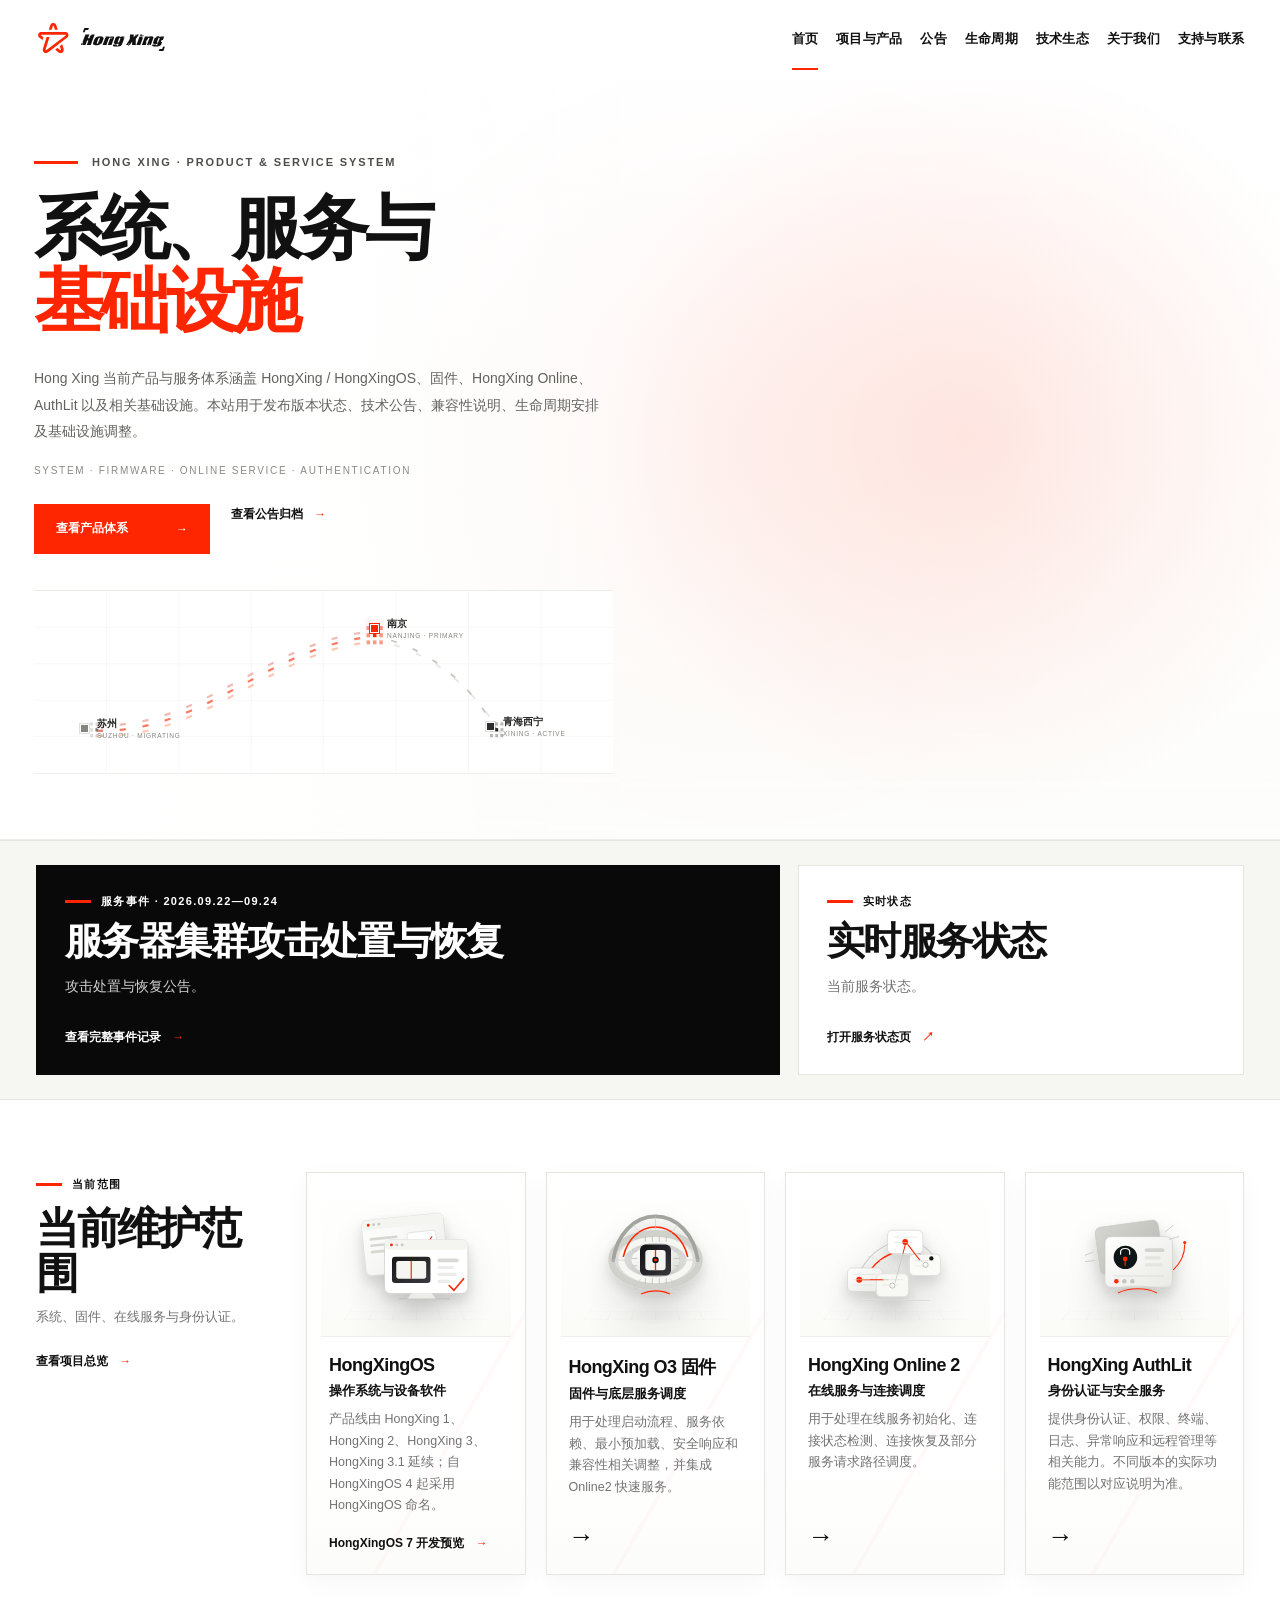
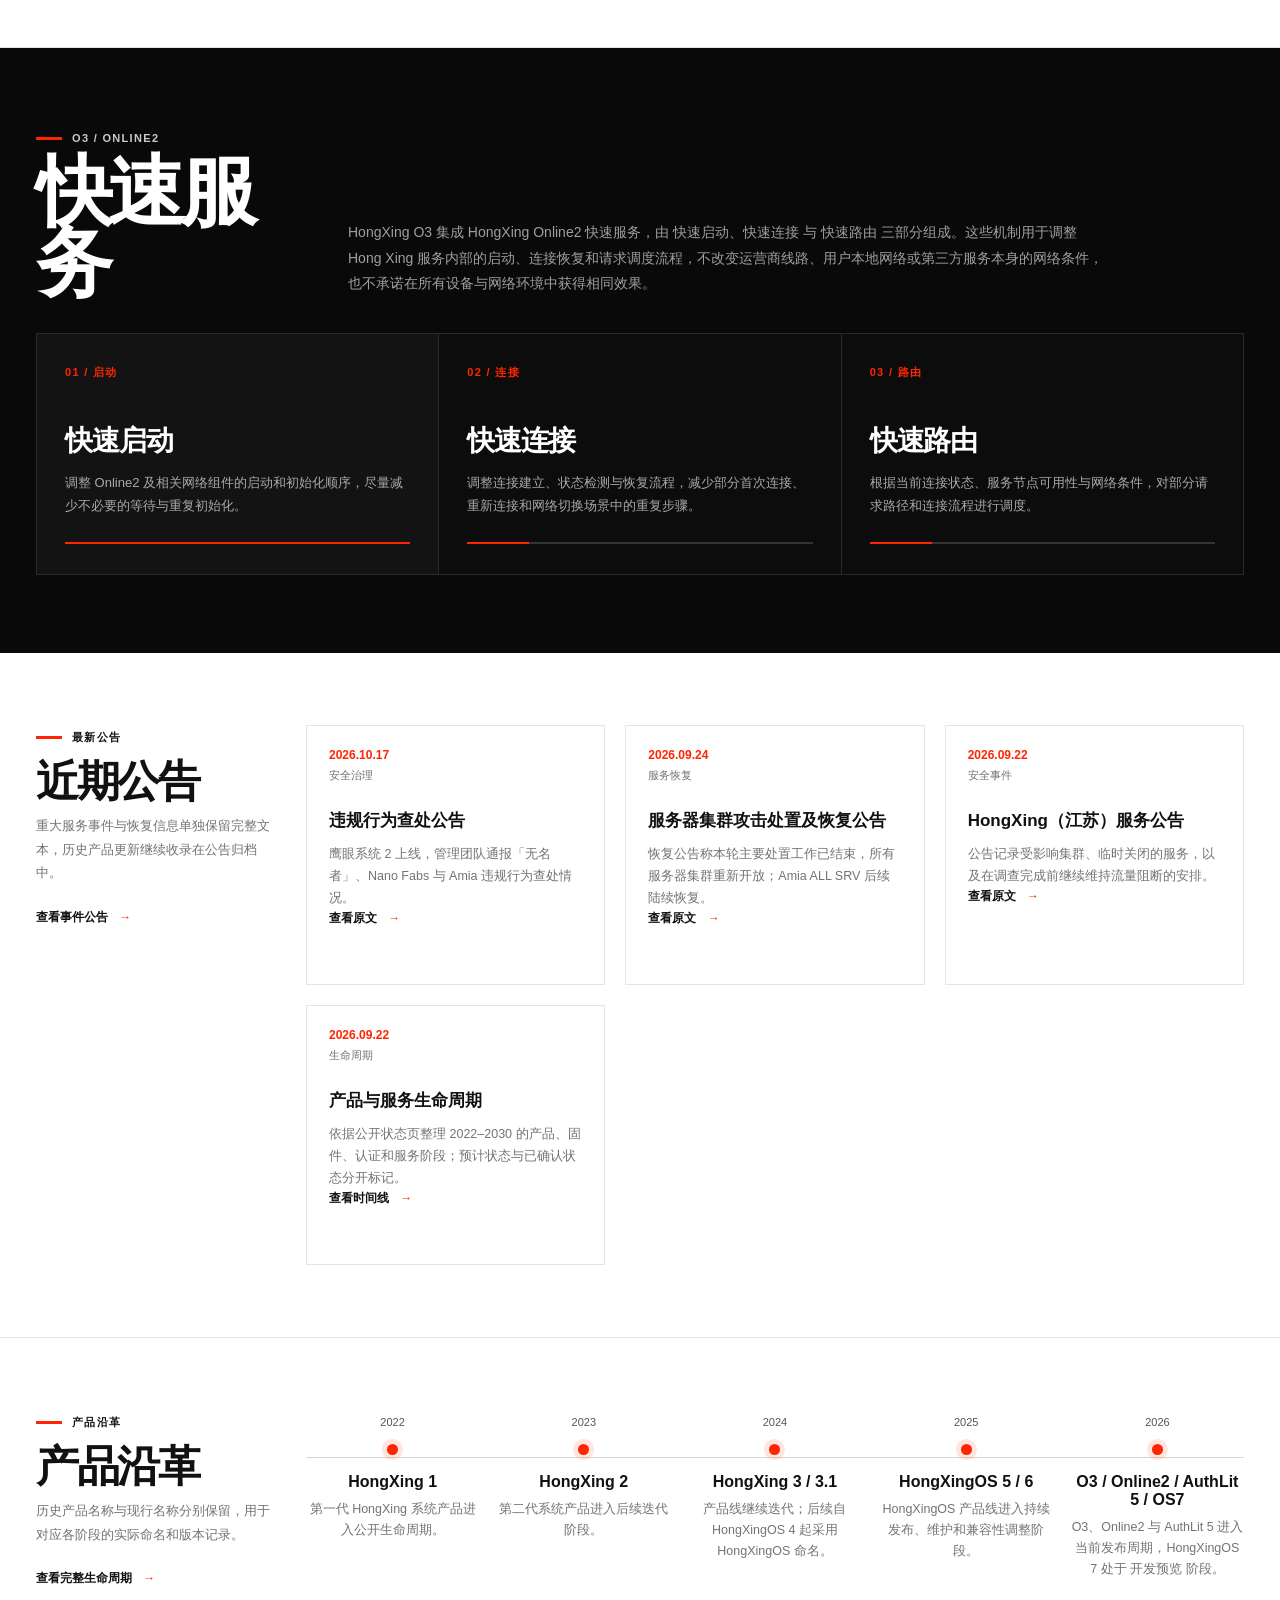
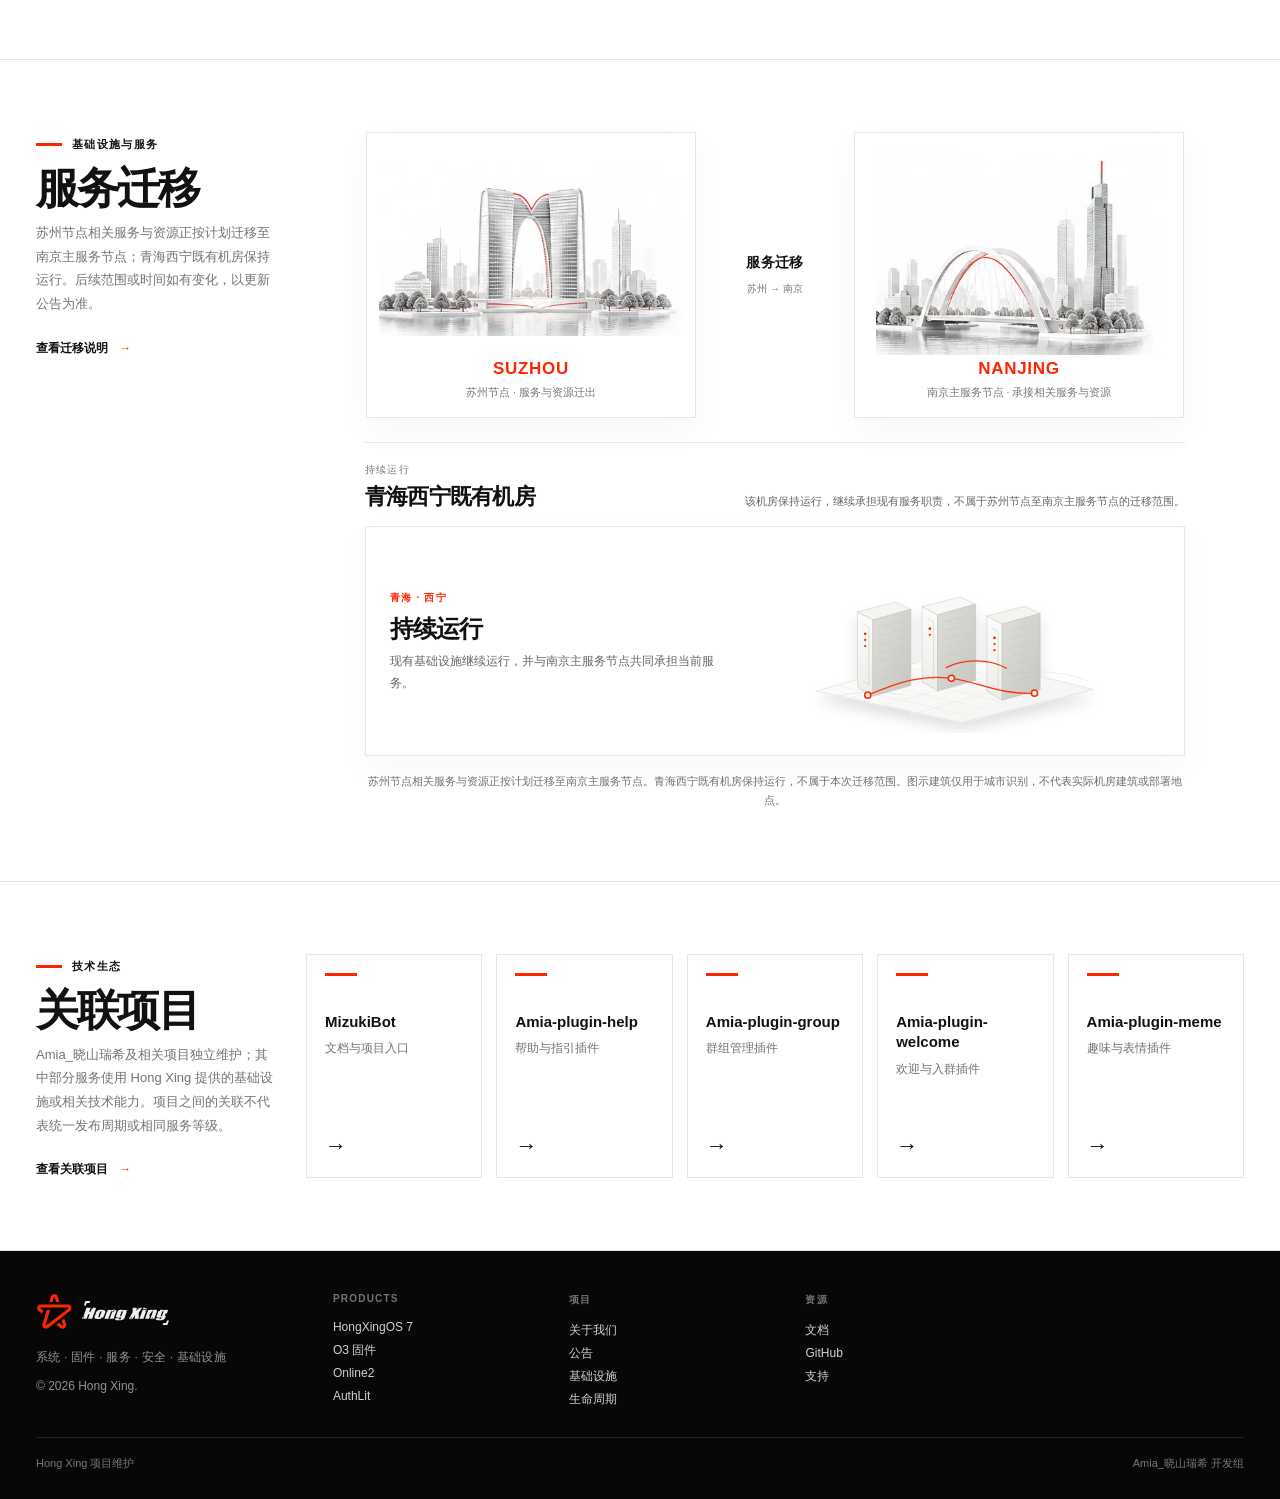
<file: index.html>
<!doctype html>
<html lang="zh-CN">
<head>
  <meta charset="utf-8">
  <meta name="viewport" content="width=device-width,initial-scale=1,viewport-fit=cover">
  <meta name="theme-color" content="#ffffff">
  <title>Hong Xing · 产品与服务</title>
  <link rel="canonical" href="https://hx.mizuki.top/">
  <meta property="og:title" content="Hong Xing · 产品与服务">
  <meta property="og:description" content="Hong Xing 系统、服务、基础设施与正式公告。">
  <meta name="description" content="Hong Xing 项目文档：记录系统、固件、在线服务、身份认证与基础设施的开发状态、兼容性和维护说明。">
  <link rel="stylesheet" href="assets/css/site-final.css?v=20260927-2">
  <link rel="stylesheet" href="assets/css/content-formal.css?v=20260927-2">
</head>
<body data-page="home">
<header class="site-header"><div class="wrap nav"><a class="brand" href="index.html" aria-label="Hong Xing 首页"><img class="brand-mark" src="assets/img/hongxing-mark-exact.svg" alt=""><img class="brand-word" src="assets/img/hongxing-wordmark-exact.svg" alt="Hong Xing"></a><nav class="nav-links" aria-label="主导航"><a class="active" href="index.html">首页</a><a href="projects.html">项目与产品</a><a href="updates.html">公告</a><a href="lifecycle.html">生命周期</a><a href="ecosystem.html">技术生态</a><a href="about.html">关于我们</a><a href="support.html">支持与联系</a></nav><button class="menu-btn" aria-label="打开菜单" aria-expanded="false"><span></span><span></span><span></span></button></div><nav class="mobile-nav" aria-label="移动端导航"><a href="index.html">首页</a><a href="projects.html">项目与产品</a><a href="updates.html">公告</a><a href="lifecycle.html">生命周期</a><a href="ecosystem.html">技术生态</a><a href="about.html">关于我们</a><a href="support.html">支持与联系</a></nav></header>
<main>
<section class="hero"><div class="wrap hero-grid">
  <div class="hero-copy reveal">
    <span class="hero-kicker">HONG XING · 产品与服务</span>
    <h1>让关键的事<br><em>稳定运行。</em></h1>
    <p class="formal-lead">系统、固件、在线服务与基础设施。</p>
    <div class="hero-en">系统 · 固件 · 在线服务 · 身份认证</div>
    <div class="actions"><a class="primary" href="projects.html">查看项目 <span>→</span></a><a class="text-link" href="notices.html">查看公告 <span>→</span></a></div>
  </div><div class="hero-visual reveal"><div class="mark-stage" data-mark-stage><div class="mark-layer" style="transform:translate3d(0,0,0);opacity:1"><img src="assets/img/hongxing-mark-exact.svg" alt=""></div><div class="mark-layer" style="transform:translate3d(1px,1px,-2px);opacity:.95"><img src="assets/img/hongxing-mark-exact.svg" alt=""></div><div class="mark-layer" style="transform:translate3d(2px,2px,-4px);opacity:.9"><img src="assets/img/hongxing-mark-exact.svg" alt=""></div><div class="mark-layer" style="transform:translate3d(3px,3px,-6px);opacity:.84"><img src="assets/img/hongxing-mark-exact.svg" alt=""></div><div class="mark-layer" style="transform:translate3d(4px,4px,-8px);opacity:.78"><img src="assets/img/hongxing-mark-exact.svg" alt=""></div></div><div class="mark-shadow"></div></div><svg class="wave" viewBox="0 0 1440 220" preserveAspectRatio="none" aria-hidden="true"><path d="M0 144 C120 100 250 100 360 140 C470 180 590 180 720 140 C850 100 970 100 1080 138 C1190 176 1310 176 1440 132"/><path d="M0 164 C140 126 250 126 364 160 C478 194 584 194 722 156 C860 118 980 118 1092 154 C1204 190 1306 190 1440 150"/></svg></div></section>

<section class="hx-incident-strip">
  <div class="wrap hx-incident-grid">
    <a class="hx-incident-card hx-incident-card-dark reveal" href="notices.html">
      <span class="kicker">服务事件 · 2026.09.22—09.24</span>
      <h2>服务器集群攻击处置与恢复</h2>
      <p>攻击处置与恢复公告。</p>
      <span class="text-link">查看完整事件记录 <span>→</span></span>
    </a>
    <a class="hx-incident-card reveal" href="https://help.mizuki.top/status" target="_blank" rel="noreferrer">
      <span class="kicker">实时状态</span>
      <h2>实时服务状态</h2>
      <p>当前服务状态。</p>
      <span class="text-link">打开服务状态页 <span>↗</span></span>
    </a>
  </div>
</section><section class="section"><div class="wrap section-grid"><div class="side reveal"><span class="kicker">当前范围</span><h2>当前维护范围</h2><p>系统、固件、在线服务与身份认证。</p><a class="text-link" href="projects.html">查看项目总览 <span>→</span></a></div><div class="project-grid formal-projects"><article class="project-card reveal"><div class="project-art"><img src="assets/img/product-hongxingos.svg" alt="HongXingOS"></div><h3>HongXingOS</h3><strong>操作系统与设备软件</strong><p>产品线由 HongXing 1、HongXing 2、HongXing 3、HongXing 3.1 延续；自 HongXingOS 4 起采用 HongXingOS 命名。</p><a class="text-link" href="hongxingos7.html" style="margin-top:auto;padding-top:18px">HongXingOS 7 开发预览 <span>→</span></a></article><article class="project-card reveal"><div class="project-art"><img src="assets/img/product-o3.svg" alt="HongXing O3 固件"></div><h3>HongXing O3 固件</h3><strong>固件与底层服务调度</strong><p>用于处理启动流程、服务依赖、最小预加载、安全响应和兼容性相关调整，并集成 Online2 快速服务。</p><div class="arrow">→</div></article><article class="project-card reveal"><div class="project-art"><img src="assets/img/product-online2.svg" alt="HongXing Online 2"></div><h3>HongXing Online 2</h3><strong>在线服务与连接调度</strong><p>用于处理在线服务初始化、连接状态检测、连接恢复及部分服务请求路径调度。</p><div class="arrow">→</div></article><article class="project-card reveal"><div class="project-art"><img src="assets/img/product-authlit.svg" alt="HongXing AuthLit"></div><h3>HongXing AuthLit</h3><strong>身份认证与安全服务</strong><p>提供身份认证、权限、终端、日志、异常响应和远程管理等相关能力。不同版本的实际功能范围以对应说明为准。</p><div class="arrow">→</div></article></div></div></section>
<section class="quick"><div class="wrap"><div class="quick-head reveal"><div><span class="kicker">O3 / ONLINE2</span><h2>快速服务</h2></div><p class="quick-lead">HongXing O3 集成 HongXing Online2 快速服务，由 快速启动、快速连接 与 快速路由 三部分组成。这些机制用于调整 Hong Xing 服务内部的启动、连接恢复和请求调度流程，不改变运营商线路、用户本地网络或第三方服务本身的网络条件，也不承诺在所有设备与网络环境中获得相同效果。</p></div><div class="quick-grid"><article class="quick-card active reveal"><b>01 / 启动</b><h3>快速启动</h3><p>调整 Online2 及相关网络组件的启动和初始化顺序，尽量减少不必要的等待与重复初始化。</p><div class="bar"><i></i></div></article><article class="quick-card reveal"><b>02 / 连接</b><h3>快速连接</h3><p>调整连接建立、状态检测与恢复流程，减少部分首次连接、重新连接和网络切换场景中的重复步骤。</p><div class="bar"><i></i></div></article><article class="quick-card reveal"><b>03 / 路由</b><h3>快速路由</h3><p>根据当前连接状态、服务节点可用性与网络条件，对部分请求路径和连接流程进行调度。</p><div class="bar"><i></i></div></article></div></div></section>

<section class="section"><div class="wrap section-grid">
  <div class="side reveal">
    <span class="kicker">最新公告</span>
    <h2>近期公告</h2>
    <p>重大服务事件与恢复信息单独保留完整文本，历史产品更新继续收录在公告归档中。</p>
    <a class="text-link" href="notices.html">查看事件公告 <span>→</span></a>
  </div>
  <div class="news-grid">
<article class="news-card reveal"><time>2026.10.17</time><small>安全治理</small><h3>违规行为查处公告</h3><p>鹰眼系统 2 上线，管理团队通报「无名者」、Nano Fabs 与 Amia 违规行为查处情况。</p><a class="text-link" href="notices.html#eagle-eye-2">查看原文 <span>→</span></a></article>
    
    <article class="news-card reveal"><time>2026.09.24</time><small>服务恢复</small><h3>服务器集群攻击处置及恢复公告</h3><p>恢复公告称本轮主要处置工作已结束，所有服务器集群重新开放；Amia ALL SRV 后续陆续恢复。</p><a class="text-link" href="notices.html">查看原文 <span>→</span></a></article>
    <article class="news-card reveal"><time>2026.09.22</time><small>安全事件</small><h3>HongXing（江苏）服务公告</h3><p>公告记录受影响集群、临时关闭的服务，以及在调查完成前继续维持流量阻断的安排。</p><a class="text-link" href="notices.html">查看原文 <span>→</span></a></article>
    <article class="news-card reveal"><time>2026.09.22</time><small>生命周期</small><h3>产品与服务生命周期</h3><p>依据公开状态页整理 2022–2030 的产品、固件、认证和服务阶段；预计状态与已确认状态分开标记。</p><a class="text-link" href="lifecycle.html">查看时间线 <span>→</span></a></article>
  </div>
</div></section><section class="section"><div class="wrap section-grid"><div class="side reveal"><span class="kicker">产品沿革</span><h2>产品沿革</h2><p>历史产品名称与现行名称分别保留，用于对应各阶段的实际命名和版本记录。</p><a class="text-link" href="lifecycle.html">查看完整生命周期 <span>→</span></a></div><div class="timeline timeline-wide"><article class="time-item reveal"><time>2022</time><div class="dot"></div><h3>HongXing 1</h3><p>第一代 HongXing 系统产品进入公开生命周期。</p></article><article class="time-item reveal"><time>2023</time><div class="dot"></div><h3>HongXing 2</h3><p>第二代系统产品进入后续迭代阶段。</p></article><article class="time-item reveal"><time>2024</time><div class="dot"></div><h3>HongXing 3 / 3.1</h3><p>产品线继续迭代；后续自 HongXingOS 4 起采用 HongXingOS 命名。</p></article><article class="time-item reveal"><time>2025</time><div class="dot"></div><h3>HongXingOS 5 / 6</h3><p>HongXingOS 产品线进入持续发布、维护和兼容性调整阶段。</p></article><article class="time-item reveal"><time>2026</time><div class="dot"></div><h3>O3 / Online2 / AuthLit 5 / OS7</h3><p>O3、Online2 与 AuthLit 5 进入当前发布周期，HongXingOS 7 处于 开发预览 阶段。</p></article></div></div></section>
<section class="section"><div class="wrap section-grid"><div class="side reveal"><span class="kicker">基础设施与服务</span><h2>服务迁移</h2><p>苏州节点相关服务与资源正按计划迁移至南京主服务节点；青海西宁既有机房保持运行。后续范围或时间如有变化，以更新公告为准。</p><a class="text-link" href="infrastructure.html">查看迁移说明 <span>→</span></a></div><div><div class="migration-layout"><article class="city-card reveal"><img src="assets/img/suzhou-landmark.webp?v=20260906-9" alt="苏州城市识别图"><div class="city-label"><strong>苏州</strong><span>苏州节点 · 服务与资源迁出</span></div></article><div class="route reveal"><strong>服务迁移</strong><small>苏州 → 南京</small></div><article class="city-card reveal"><img src="assets/img/nanjing-landmark.webp?v=20260906-9" alt="南京城市识别图"><div class="city-label"><strong>南京</strong><span>南京主服务节点 · 承接相关服务与资源</span></div></article></div><section class="hx-continuous-service reveal"><div class="hx-continuous-head"><div><small>持续运行</small><h3>青海西宁既有机房</h3></div><p>该机房保持运行，继续承担现有服务职责，不属于苏州节点至南京主服务节点的迁移范围。</p></div><article class="hx-xining-card"><div class="hx-xining-copy"><span class="eyebrow">青海 · 西宁</span><h4>持续运行</h4><p>现有基础设施继续运行，并与南京主服务节点共同承担当前服务。</p></div><div class="hx-xining-model"><img src="assets/img/xining-datacenter.svg?v=20260906-9" alt="青海西宁既有机房基础设施模型"></div></article></section><p class="infra-note">图示建筑仅用于城市识别，不代表实际机房建筑或部署地点。</p></div></div></section>
<section class="section"><div class="wrap section-grid"><div class="side reveal"><span class="kicker">技术生态</span><h2>关联项目</h2><p>Amia_晓山瑞希及相关项目独立维护；其中部分服务使用 Hong Xing 提供的基础设施或相关技术能力。项目之间的关联不代表统一发布周期或相同服务等级。</p><a class="text-link" href="ecosystem.html">查看关联项目 <span>→</span></a></div><div class="eco-list"><article class="eco-item reveal"><h3>MizukiBot</h3><p>文档与项目入口</p><span>→</span></article><article class="eco-item reveal"><h3>Amia-plugin-help</h3><p>帮助与指引插件</p><span>→</span></article><article class="eco-item reveal"><h3>Amia-plugin-group</h3><p>群组管理插件</p><span>→</span></article><article class="eco-item reveal"><h3>Amia-plugin-welcome</h3><p>欢迎与入群插件</p><span>→</span></article><article class="eco-item reveal"><h3>Amia-plugin-meme</h3><p>趣味与表情插件</p><span>→</span></article></div></div></section>
</main>
<footer class="footer"><div class="wrap"><div class="footer-grid"><div><div class="footer-brand"><img src="assets/img/hongxing-mark-exact.svg" alt=""><img src="assets/img/hongxing-wordmark-exact.svg" alt="Hong Xing"></div><p>系统 · 固件 · 服务 · 安全 · 基础设施</p><p>© 2026 Hong Xing.</p></div><div><h4>Products</h4><a href="hongxingos7.html">HongXingOS 7</a><a href="projects.html">O3 固件</a><a href="projects.html">Online2</a><a href="projects.html">AuthLit</a></div><div><h4>项目</h4><a href="about.html">关于我们</a><a href="notices.html">公告</a><a href="infrastructure.html">基础设施</a><a href="lifecycle.html">生命周期</a></div><div><h4>资源</h4><a href="https://help.mizuki.top/" target="_blank" rel="noreferrer">文档</a><a href="https://github.com/HX-Wrdzgzs" target="_blank" rel="noreferrer">GitHub</a><a href="support.html">支持</a></div></div><div class="footer-bottom"><span>Hong Xing 项目维护</span><span>Amia_晓山瑞希 开发组</span></div></div></footer>
<script src="assets/js/site-final.js?v=20260927-2"></script>
</body>
</html>
</file>
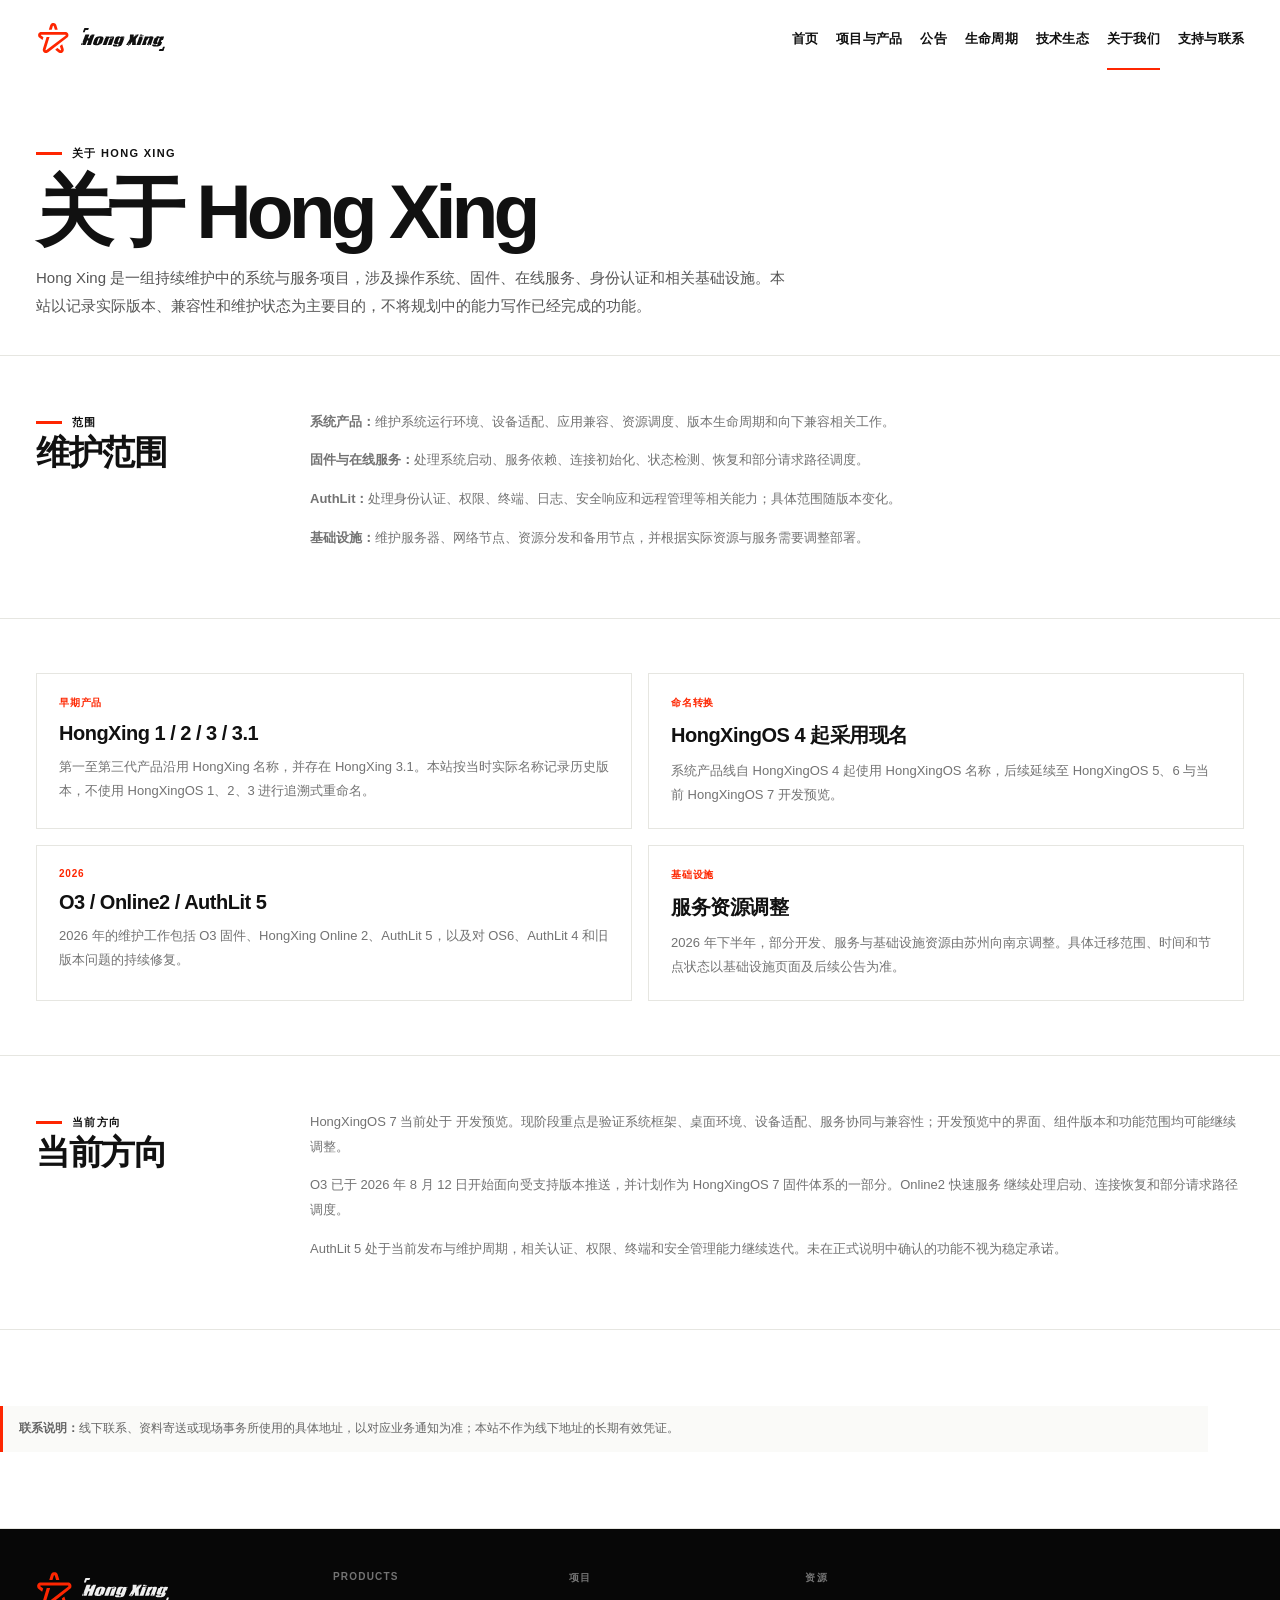
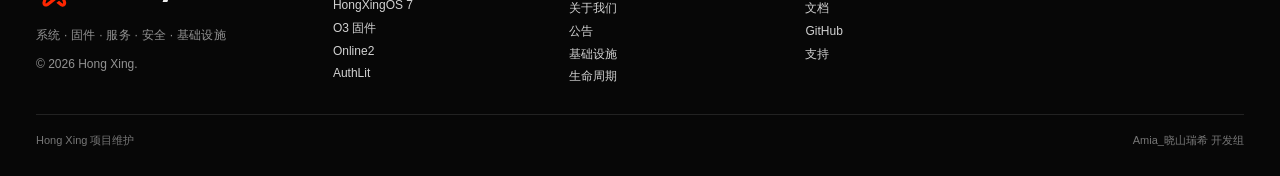
<file: about.html>
<!doctype html>
<html lang="zh-CN">
<head>
  <meta charset="utf-8">
  <meta name="viewport" content="width=device-width,initial-scale=1,viewport-fit=cover">
  <meta name="theme-color" content="#ffffff">
  <title>关于 Hong Xing</title>
  <meta name="description" content="关于 Hong Xing 项目的维护范围、命名沿革与当前开发方向。">
  <link rel="stylesheet" href="assets/css/site-final.css?v=20260927-2">
  <link rel="stylesheet" href="assets/css/content-formal.css?v=20260927-2">
</head>
<body data-page="about">
<header class="site-header"><div class="wrap nav"><a class="brand" href="index.html" aria-label="Hong Xing 首页"><img class="brand-mark" src="assets/img/hongxing-mark-exact.svg" alt=""><img class="brand-word" src="assets/img/hongxing-wordmark-exact.svg" alt="Hong Xing"></a><nav class="nav-links" aria-label="主导航"><a href="index.html">首页</a><a href="projects.html">项目与产品</a><a href="updates.html">公告</a><a href="lifecycle.html">生命周期</a><a href="ecosystem.html">技术生态</a><a class="active" href="about.html">关于我们</a><a href="support.html">支持与联系</a></nav><button class="menu-btn" aria-label="打开菜单" aria-expanded="false"><span></span><span></span><span></span></button></div><nav class="mobile-nav" aria-label="移动端导航"><a href="index.html">首页</a><a href="projects.html">项目与产品</a><a href="updates.html">公告</a><a href="lifecycle.html">生命周期</a><a href="ecosystem.html">技术生态</a><a href="about.html">关于我们</a><a href="support.html">支持与联系</a></nav></header>
<main>
<section class="page-hero"><div class="wrap reveal"><span class="kicker">关于 Hong Xing</span><h1>关于 Hong Xing</h1><p class="formal-lead">Hong Xing 是一组持续维护中的系统与服务项目，涉及操作系统、固件、在线服务、身份认证和相关基础设施。本站以记录实际版本、兼容性和维护状态为主要目的，不将规划中的能力写作已经完成的功能。</p></div></section>
<section class="page-block"><div class="wrap about-copy"><div class="reveal"><span class="kicker">范围</span><h2>维护范围</h2></div><div class="reveal"><p><strong>系统产品：</strong>维护系统运行环境、设备适配、应用兼容、资源调度、版本生命周期和向下兼容相关工作。</p><p><strong>固件与在线服务：</strong>处理系统启动、服务依赖、连接初始化、状态检测、恢复和部分请求路径调度。</p><p><strong>AuthLit：</strong>处理身份认证、权限、终端、日志、安全响应和远程管理等相关能力；具体范围随版本变化。</p><p><strong>基础设施：</strong>维护服务器、网络节点、资源分发和备用节点，并根据实际资源与服务需要调整部署。</p></div></div></section>
<section class="page-block"><div class="wrap formal-grid"><article class="formal-card reveal"><small>早期产品</small><h3>HongXing 1 / 2 / 3 / 3.1</h3><p>第一至第三代产品沿用 HongXing 名称，并存在 HongXing 3.1。本站按当时实际名称记录历史版本，不使用 HongXingOS 1、2、3 进行追溯式重命名。</p></article><article class="formal-card reveal"><small>命名转换</small><h3>HongXingOS 4 起采用现名</h3><p>系统产品线自 HongXingOS 4 起使用 HongXingOS 名称，后续延续至 HongXingOS 5、6 与当前 HongXingOS 7 开发预览。</p></article><article class="formal-card reveal"><small>2026</small><h3>O3 / Online2 / AuthLit 5</h3><p>2026 年的维护工作包括 O3 固件、HongXing Online 2、AuthLit 5，以及对 OS6、AuthLit 4 和旧版本问题的持续修复。</p></article><article class="formal-card reveal"><small>基础设施</small><h3>服务资源调整</h3><p>2026 年下半年，部分开发、服务与基础设施资源由苏州向南京调整。具体迁移范围、时间和节点状态以基础设施页面及后续公告为准。</p></article></div></section>
<section class="page-block"><div class="wrap about-copy"><div class="reveal"><span class="kicker">当前方向</span><h2>当前方向</h2></div><div class="reveal"><p>HongXingOS 7 当前处于 开发预览。现阶段重点是验证系统框架、桌面环境、设备适配、服务协同与兼容性；开发预览中的界面、组件版本和功能范围均可能继续调整。</p><p>O3 已于 2026 年 8 月 12 日开始面向受支持版本推送，并计划作为 HongXingOS 7 固件体系的一部分。Online2 快速服务 继续处理启动、连接恢复和部分请求路径调度。</p><p>AuthLit 5 处于当前发布与维护周期，相关认证、权限、终端和安全管理能力继续迭代。未在正式说明中确认的功能不视为稳定承诺。</p></div></div></section>
<section class="page-block"><div class="wrap source-note reveal"><strong>联系说明：</strong>线下联系、资料寄送或现场事务所使用的具体地址，以对应业务通知为准；本站不作为线下地址的长期有效凭证。</div></section>
</main>
<footer class="footer"><div class="wrap"><div class="footer-grid"><div><div class="footer-brand"><img src="assets/img/hongxing-mark-exact.svg" alt=""><img src="assets/img/hongxing-wordmark-exact.svg" alt="Hong Xing"></div><p>系统 · 固件 · 服务 · 安全 · 基础设施</p><p>© 2026 Hong Xing.</p></div><div><h4>Products</h4><a href="hongxingos7.html">HongXingOS 7</a><a href="projects.html">O3 固件</a><a href="projects.html">Online2</a><a href="projects.html">AuthLit</a></div><div><h4>项目</h4><a href="about.html">关于我们</a><a href="updates.html">公告</a><a href="infrastructure.html">基础设施</a><a href="lifecycle.html">生命周期</a></div><div><h4>资源</h4><a href="https://help.mizuki.top/" target="_blank" rel="noreferrer">文档</a><a href="https://github.com/HX-Wrdzgzs" target="_blank" rel="noreferrer">GitHub</a><a href="support.html">支持</a></div></div><div class="footer-bottom"><span>Hong Xing 项目维护</span><span>Amia_晓山瑞希 开发组</span></div></div></footer>
<script src="assets/js/site-final.js?v=20260927-2"></script>
</body>
</html>
</file>
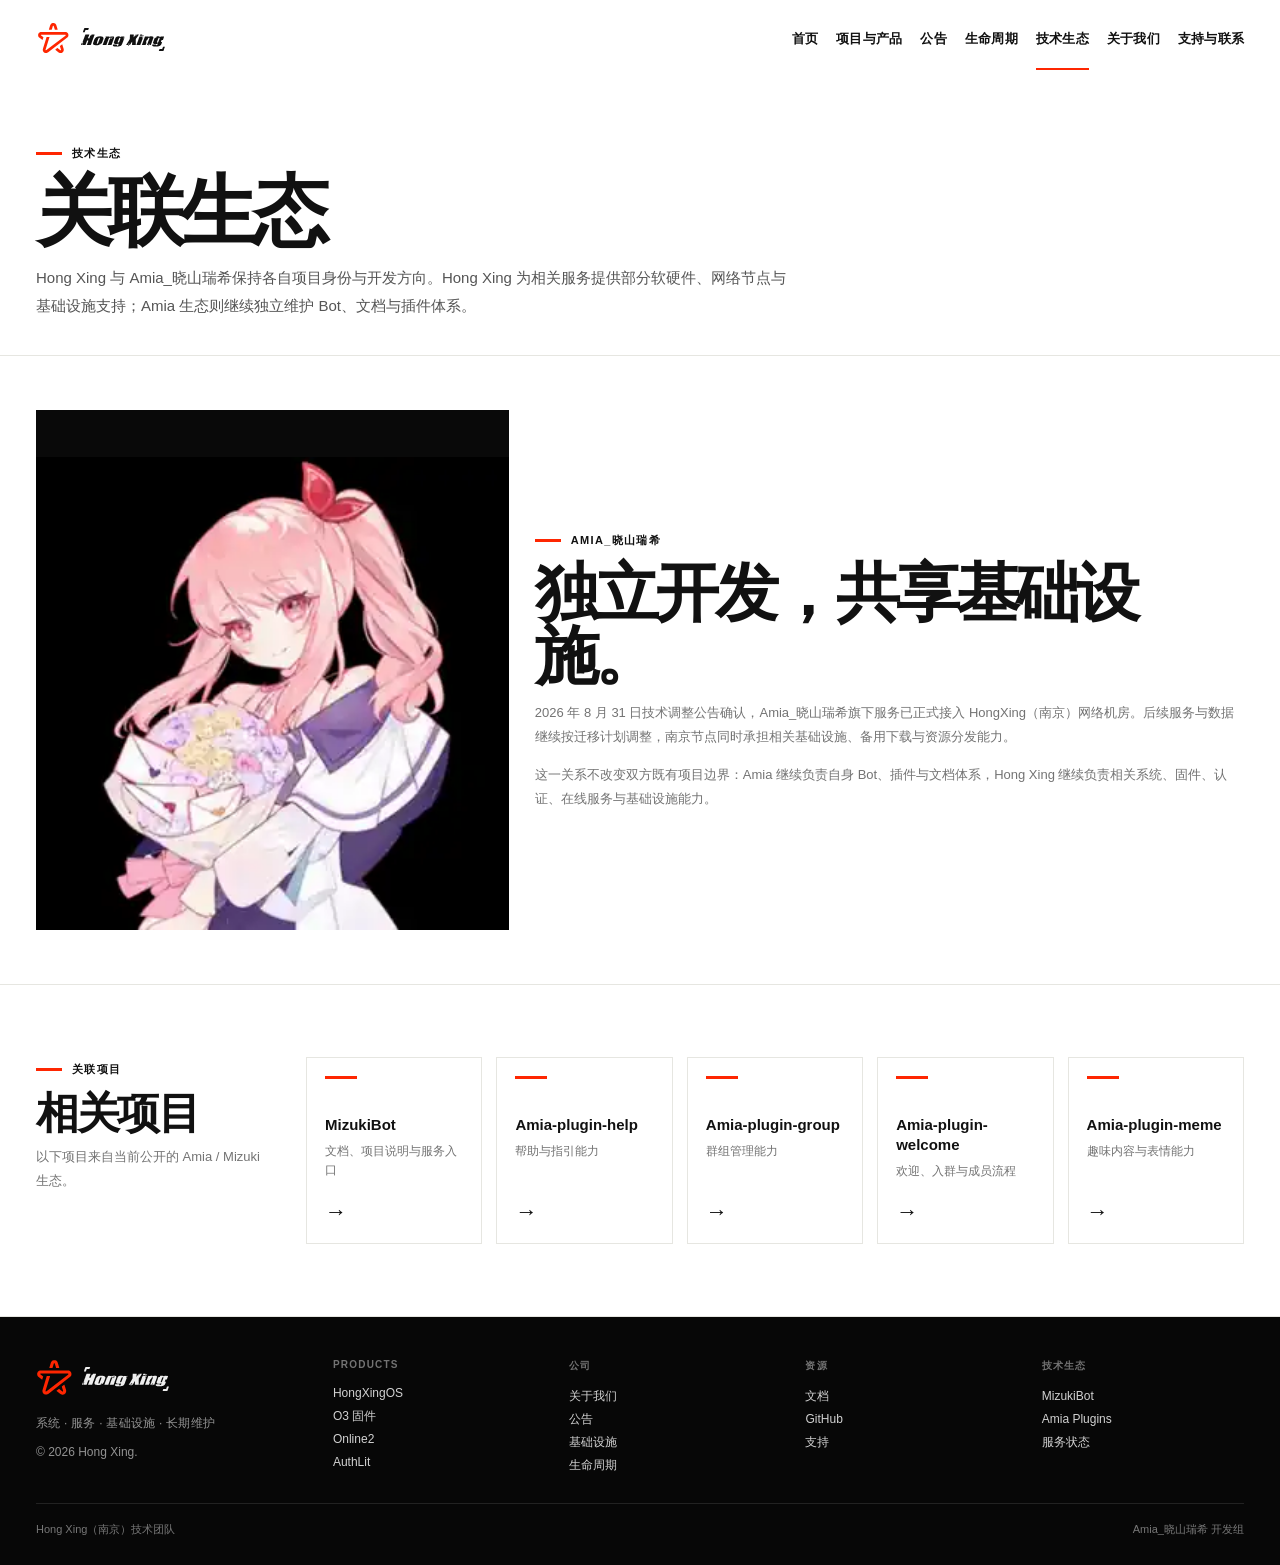
<file: ecosystem.html>
<!doctype html><html lang="zh-CN"><head><meta charset="utf-8"><meta name="viewport" content="width=device-width,initial-scale=1,viewport-fit=cover"><meta name="theme-color" content="#ffffff"><title>技术生态 · Hong Xing</title><meta name="description" content="Hong Xing 与 Amia_晓山瑞希关联生态"><link rel="stylesheet" href="assets/css/site-final.css?v=20260905-1"><link rel="stylesheet" href="assets/css/content-formal.css?v=20260905-1"></head><body data-page="ecosystem"><header class="site-header"><div class="wrap nav"><a class="brand" href="index.html" aria-label="Hong Xing 首页"><img class="brand-mark" src="assets/img/hongxing-mark-exact.svg" alt=""><img class="brand-word" src="assets/img/hongxing-wordmark-exact.svg" alt="Hong Xing"></a><nav class="nav-links" aria-label="主导航"><a href="index.html">首页</a><a href="projects.html">项目与产品</a><a href="updates.html">公告</a><a href="lifecycle.html">生命周期</a><a class="active" href="ecosystem.html">技术生态</a><a href="about.html">关于我们</a><a href="support.html">支持与联系</a></nav><button class="menu-btn" aria-label="打开菜单" aria-expanded="false"><span></span><span></span><span></span></button></div><nav class="mobile-nav" aria-label="移动端导航"><a href="index.html">首页</a><a href="projects.html">项目与产品</a><a href="updates.html">公告</a><a href="lifecycle.html">生命周期</a><a href="ecosystem.html">技术生态</a><a href="about.html">关于我们</a><a href="support.html">支持与联系</a></nav></header><main><section class="page-hero"><div class="wrap reveal"><span class="kicker">技术生态</span><h1>关联生态</h1><p class="formal-lead">Hong Xing 与 Amia_晓山瑞希保持各自项目身份与开发方向。Hong Xing 为相关服务提供部分软硬件、网络节点与基础设施支持；Amia 生态则继续独立维护 Bot、文档与插件体系。</p></div></section><section class="page-block"><div class="wrap eco-feature"><div class="eco-image reveal"><img src="assets/img/amia-mizuki-color.webp" alt="Amia_晓山瑞希 彩色项目形象"></div><div class="eco-copy reveal"><span class="kicker">Amia_晓山瑞希</span><h2>独立开发，共享基础设施。</h2><p>2026 年 8 月 31 日技术调整公告确认，Amia_晓山瑞希旗下服务已正式接入 HongXing（南京）网络机房。后续服务与数据继续按迁移计划调整，南京节点同时承担相关基础设施、备用下载与资源分发能力。</p><p style="margin-top:14px">这一关系不改变双方既有项目边界：Amia 继续负责自身 Bot、插件与文档体系，Hong Xing 继续负责相关系统、固件、认证、在线服务与基础设施能力。</p></div></div></section><section class="section"><div class="wrap section-grid"><div class="side reveal"><span class="kicker">关联项目</span><h2>相关项目</h2><p>以下项目来自当前公开的 Amia / Mizuki 生态。</p></div><div class="eco-list"><article class="eco-item reveal"><h3>MizukiBot</h3><p>文档、项目说明与服务入口</p><span>→</span></article><article class="eco-item reveal"><h3>Amia-plugin-help</h3><p>帮助与指引能力</p><span>→</span></article><article class="eco-item reveal"><h3>Amia-plugin-group</h3><p>群组管理能力</p><span>→</span></article><article class="eco-item reveal"><h3>Amia-plugin-welcome</h3><p>欢迎、入群与成员流程</p><span>→</span></article><article class="eco-item reveal"><h3>Amia-plugin-meme</h3><p>趣味内容与表情能力</p><span>→</span></article></div></div></section></main><footer class="footer"><div class="wrap"><div class="footer-grid"><div><div class="footer-brand"><img src="assets/img/hongxing-mark-exact.svg" alt=""><img src="assets/img/hongxing-wordmark-exact.svg" alt="Hong Xing"></div><p>系统 · 服务 · 基础设施 · 长期维护</p><p>© 2026 Hong Xing.</p></div><div><h4>Products</h4><a href="projects.html">HongXingOS</a><a href="projects.html">O3 固件</a><a href="projects.html">Online2</a><a href="projects.html">AuthLit</a></div><div><h4>公司</h4><a href="about.html">关于我们</a><a href="updates.html">公告</a><a href="infrastructure.html">基础设施</a><a href="lifecycle.html">生命周期</a></div><div><h4>资源</h4><a href="https://help.mizuki.top/" target="_blank" rel="noreferrer">文档</a><a href="https://github.com/HX-Wrdzgzs" target="_blank" rel="noreferrer">GitHub</a><a href="support.html">支持</a></div><div><h4>技术生态</h4><a href="ecosystem.html">MizukiBot</a><a href="ecosystem.html">Amia Plugins</a><a href="https://help.mizuki.top/status" target="_blank" rel="noreferrer">服务状态</a></div></div><div class="footer-bottom"><span>Hong Xing（南京）技术团队</span><span>Amia_晓山瑞希 开发组</span></div></div></footer><script src="assets/js/site-final.js?v=20260905-1"></script></body></html>
</file>
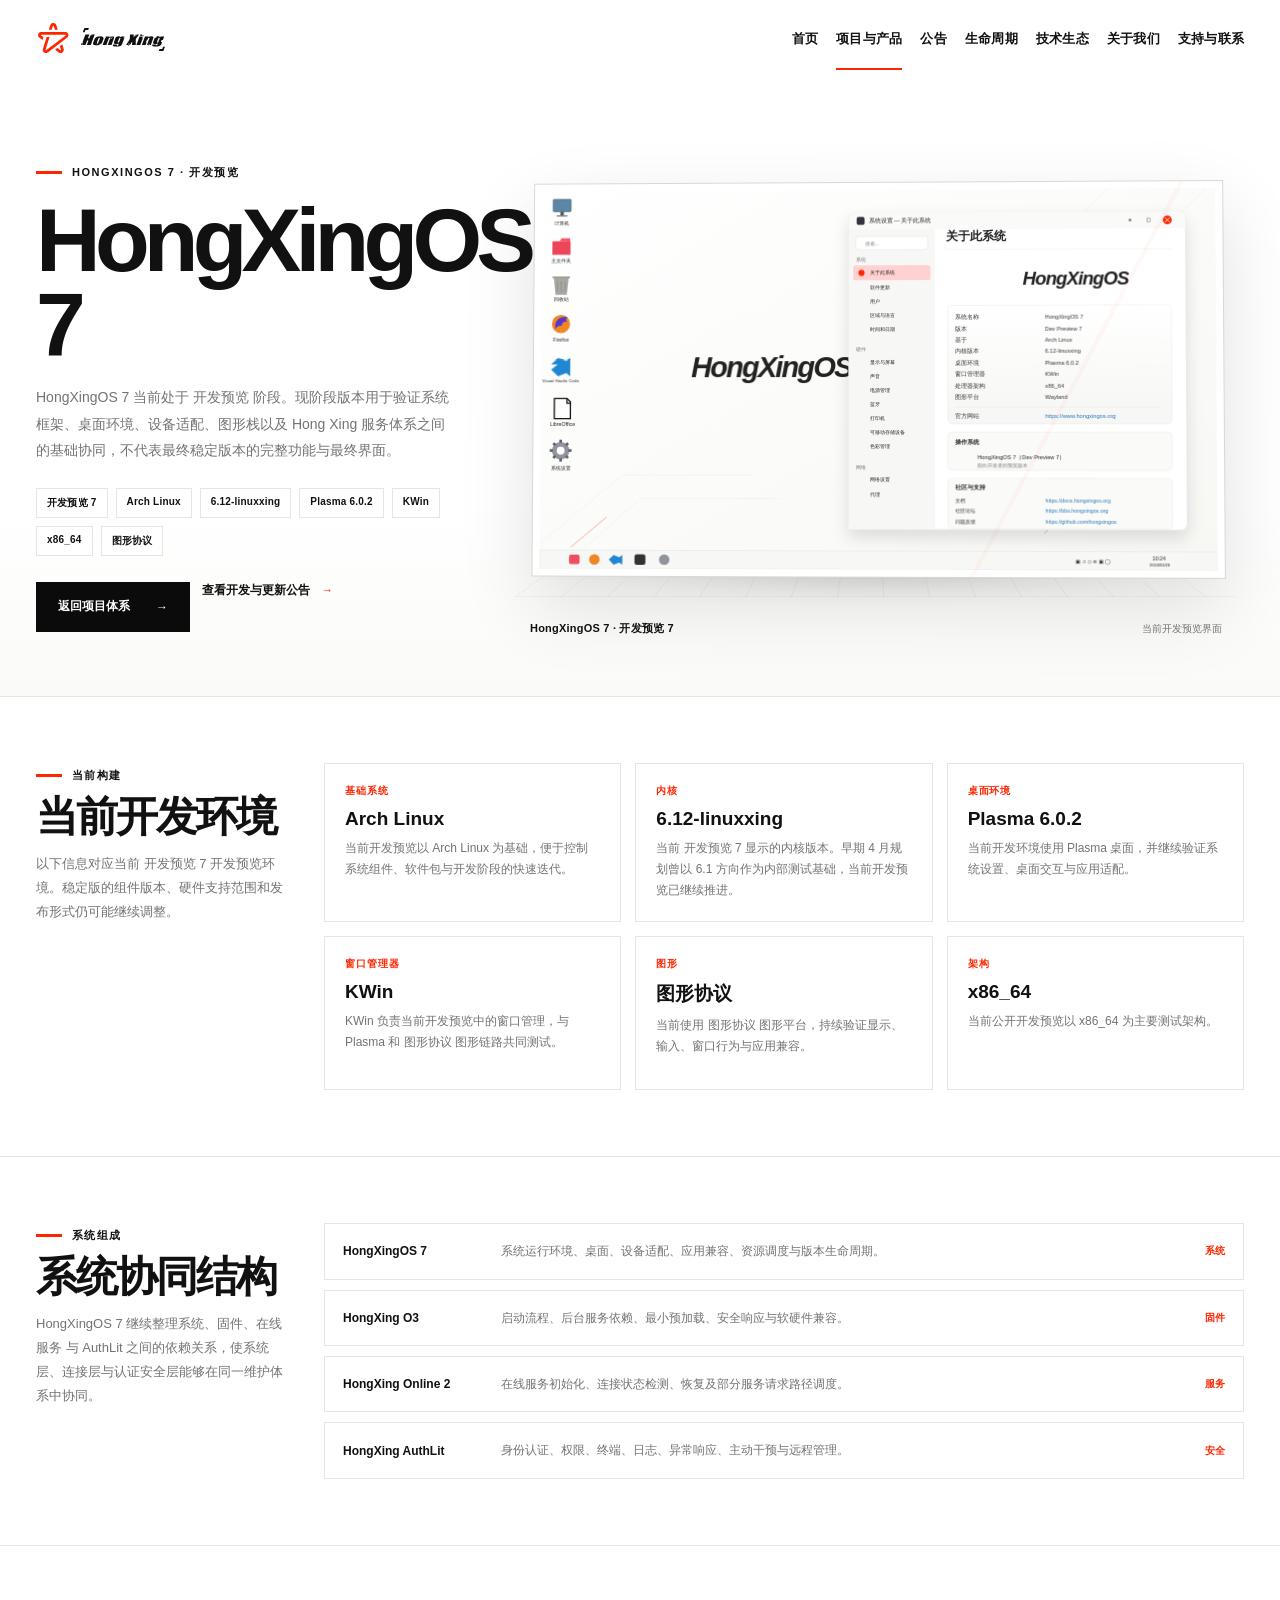
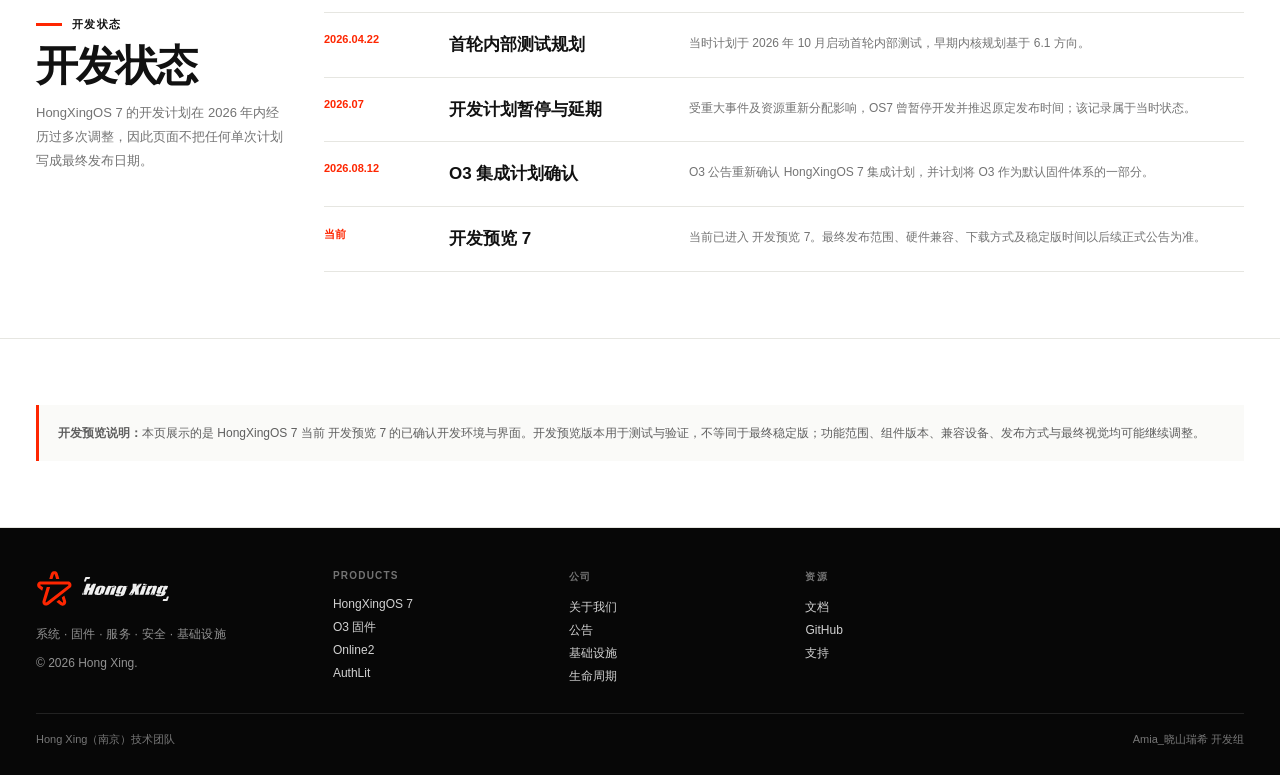
<file: hongxingos7.html>
<!doctype html><html lang="zh-CN"><head><meta charset="utf-8"><meta name="viewport" content="width=device-width,initial-scale=1,viewport-fit=cover"><meta name="theme-color" content="#ffffff"><title>HongXingOS 7 · 开发预览</title><meta name="description" content="HongXingOS 7 开发预览 7 当前开发环境、系统结构与开发状态"><link rel="stylesheet" href="assets/css/site-final.css?v=20260927-2"><link rel="stylesheet" href="assets/css/content-formal.css?v=20260927-2"><link rel="stylesheet" href="assets/css/os7.css?v=20260906-2"></head><body data-page="projects"><header class="site-header"><div class="wrap nav"><a class="brand" href="index.html" aria-label="Hong Xing 首页"><img class="brand-mark" src="assets/img/hongxing-mark-exact.svg" alt=""><img class="brand-word" src="assets/img/hongxing-wordmark-exact.svg" alt="Hong Xing"></a><nav class="nav-links" aria-label="主导航"><a href="index.html">首页</a><a class="active" href="projects.html">项目与产品</a><a href="updates.html">公告</a><a href="lifecycle.html">生命周期</a><a href="ecosystem.html">技术生态</a><a href="about.html">关于我们</a><a href="support.html">支持与联系</a></nav><button class="menu-btn" aria-label="打开菜单" aria-expanded="false"><span></span><span></span><span></span></button></div><nav class="mobile-nav" aria-label="移动端导航"><a href="index.html">首页</a><a href="projects.html">项目与产品</a><a href="updates.html">公告</a><a href="lifecycle.html">生命周期</a><a href="ecosystem.html">技术生态</a><a href="about.html">关于我们</a><a href="support.html">支持与联系</a></nav></header><main><section class="os7-hero"><div class="wrap os7-hero-grid"><div class="os7-hero-copy reveal"><span class="os7-badge">HongXingOS 7 · 开发预览</span><h1>HongXingOS 7</h1><p>HongXingOS 7 当前处于 开发预览 阶段。现阶段版本用于验证系统框架、桌面环境、设备适配、图形栈以及 Hong Xing 服务体系之间的基础协同，不代表最终稳定版本的完整功能与最终界面。</p><div class="os7-meta"><span>开发预览 7</span><span>Arch Linux</span><span>6.12-linuxxing</span><span>Plasma 6.0.2</span><span>KWin</span><span>x86_64</span><span>图形协议</span></div><div class="os7-cta"><a class="primary" href="projects.html">返回项目体系 <span>→</span></a><a class="text-link" href="updates.html">查看开发与更新公告 <span>→</span></a></div></div><figure class="os7-real-preview reveal"><div class="os7-preview-stage"><div class="os7-screen-frame"><img src="assets/img/hongxingos7-dev-preview.svg" alt="HongXingOS 7 开发预览 7 开发预览界面"></div></div><figcaption><strong>HongXingOS 7 · 开发预览 7</strong><span>当前开发预览界面</span></figcaption></figure></div></section><section class="os7-section"><div class="wrap os7-section-grid"><div class="reveal"><span class="kicker">当前构建</span><h2>当前开发环境</h2><p class="lead">以下信息对应当前 开发预览 7 开发预览环境。稳定版的组件版本、硬件支持范围和发布形式仍可能继续调整。</p></div><div class="os7-specs"><article class="os7-spec reveal"><small>基础系统</small><h3>Arch Linux</h3><p>当前开发预览以 Arch Linux 为基础，便于控制系统组件、软件包与开发阶段的快速迭代。</p></article><article class="os7-spec reveal"><small>内核</small><h3>6.12-linuxxing</h3><p>当前 开发预览 7 显示的内核版本。早期 4 月规划曾以 6.1 方向作为内部测试基础，当前开发预览已继续推进。</p></article><article class="os7-spec reveal"><small>桌面环境</small><h3>Plasma 6.0.2</h3><p>当前开发环境使用 Plasma 桌面，并继续验证系统设置、桌面交互与应用适配。</p></article><article class="os7-spec reveal"><small>窗口管理器</small><h3>KWin</h3><p>KWin 负责当前开发预览中的窗口管理，与 Plasma 和 图形协议 图形链路共同测试。</p></article><article class="os7-spec reveal"><small>图形</small><h3>图形协议</h3><p>当前使用 图形协议 图形平台，持续验证显示、输入、窗口行为与应用兼容。</p></article><article class="os7-spec reveal"><small>架构</small><h3>x86_64</h3><p>当前公开开发预览以 x86_64 为主要测试架构。</p></article></div></div></section><section class="os7-section"><div class="wrap os7-section-grid"><div class="reveal"><span class="kicker">系统组成</span><h2>系统协同结构</h2><p class="lead">HongXingOS 7 继续整理系统、固件、在线服务 与 AuthLit 之间的依赖关系，使系统层、连接层与认证安全层能够在同一维护体系中协同。</p></div><div class="os7-stack"><article class="os7-layer reveal"><b>HongXingOS 7</b><p>系统运行环境、桌面、设备适配、应用兼容、资源调度与版本生命周期。</p><span>系统</span></article><article class="os7-layer reveal"><b>HongXing O3</b><p>启动流程、后台服务依赖、最小预加载、安全响应与软硬件兼容。</p><span>固件</span></article><article class="os7-layer reveal"><b>HongXing Online 2</b><p>在线服务初始化、连接状态检测、恢复及部分服务请求路径调度。</p><span>服务</span></article><article class="os7-layer reveal"><b>HongXing AuthLit</b><p>身份认证、权限、终端、日志、异常响应、主动干预与远程管理。</p><span>安全</span></article></div></div></section><section class="os7-section"><div class="wrap os7-section-grid"><div class="reveal"><span class="kicker">开发状态</span><h2>开发状态</h2><p class="lead">HongXingOS 7 的开发计划在 2026 年内经历过多次调整，因此页面不把任何单次计划写成最终发布日期。</p></div><div class="os7-status-list"><article class="os7-status reveal"><time>2026.04.22</time><h3>首轮内部测试规划</h3><p>当时计划于 2026 年 10 月启动首轮内部测试，早期内核规划基于 6.1 方向。</p></article><article class="os7-status reveal"><time>2026.07</time><h3>开发计划暂停与延期</h3><p>受重大事件及资源重新分配影响，OS7 曾暂停开发并推迟原定发布时间；该记录属于当时状态。</p></article><article class="os7-status reveal"><time>2026.08.12</time><h3>O3 集成计划确认</h3><p>O3 公告重新确认 HongXingOS 7 集成计划，并计划将 O3 作为默认固件体系的一部分。</p></article><article class="os7-status reveal"><time>当前</time><h3>开发预览 7</h3><p>当前已进入 开发预览 7。最终发布范围、硬件兼容、下载方式及稳定版时间以后续正式公告为准。</p></article></div></div></section><section class="os7-section"><div class="wrap"><div class="os7-notice reveal"><strong>开发预览说明：</strong>本页展示的是 HongXingOS 7 当前 开发预览 7 的已确认开发环境与界面。开发预览版本用于测试与验证，不等同于最终稳定版；功能范围、组件版本、兼容设备、发布方式与最终视觉均可能继续调整。</div></div></section></main><footer class="footer"><div class="wrap"><div class="footer-grid"><div><div class="footer-brand"><img src="assets/img/hongxing-mark-exact.svg" alt=""><img src="assets/img/hongxing-wordmark-exact.svg" alt="Hong Xing"></div><p>系统 · 固件 · 服务 · 安全 · 基础设施</p><p>© 2026 Hong Xing.</p></div><div><h4>Products</h4><a href="hongxingos7.html">HongXingOS 7</a><a href="projects.html">O3 固件</a><a href="projects.html">Online2</a><a href="projects.html">AuthLit</a></div><div><h4>公司</h4><a href="about.html">关于我们</a><a href="updates.html">公告</a><a href="infrastructure.html">基础设施</a><a href="lifecycle.html">生命周期</a></div><div><h4>资源</h4><a href="https://help.mizuki.top/" target="_blank" rel="noreferrer">文档</a><a href="https://github.com/HX-Wrdzgzs" target="_blank" rel="noreferrer">GitHub</a><a href="support.html">支持</a></div></div><div class="footer-bottom"><span>Hong Xing（南京）技术团队</span><span>Amia_晓山瑞希 开发组</span></div></div></footer><script src="assets/js/site-final.js?v=20260927-2"></script></body></html>
</file>
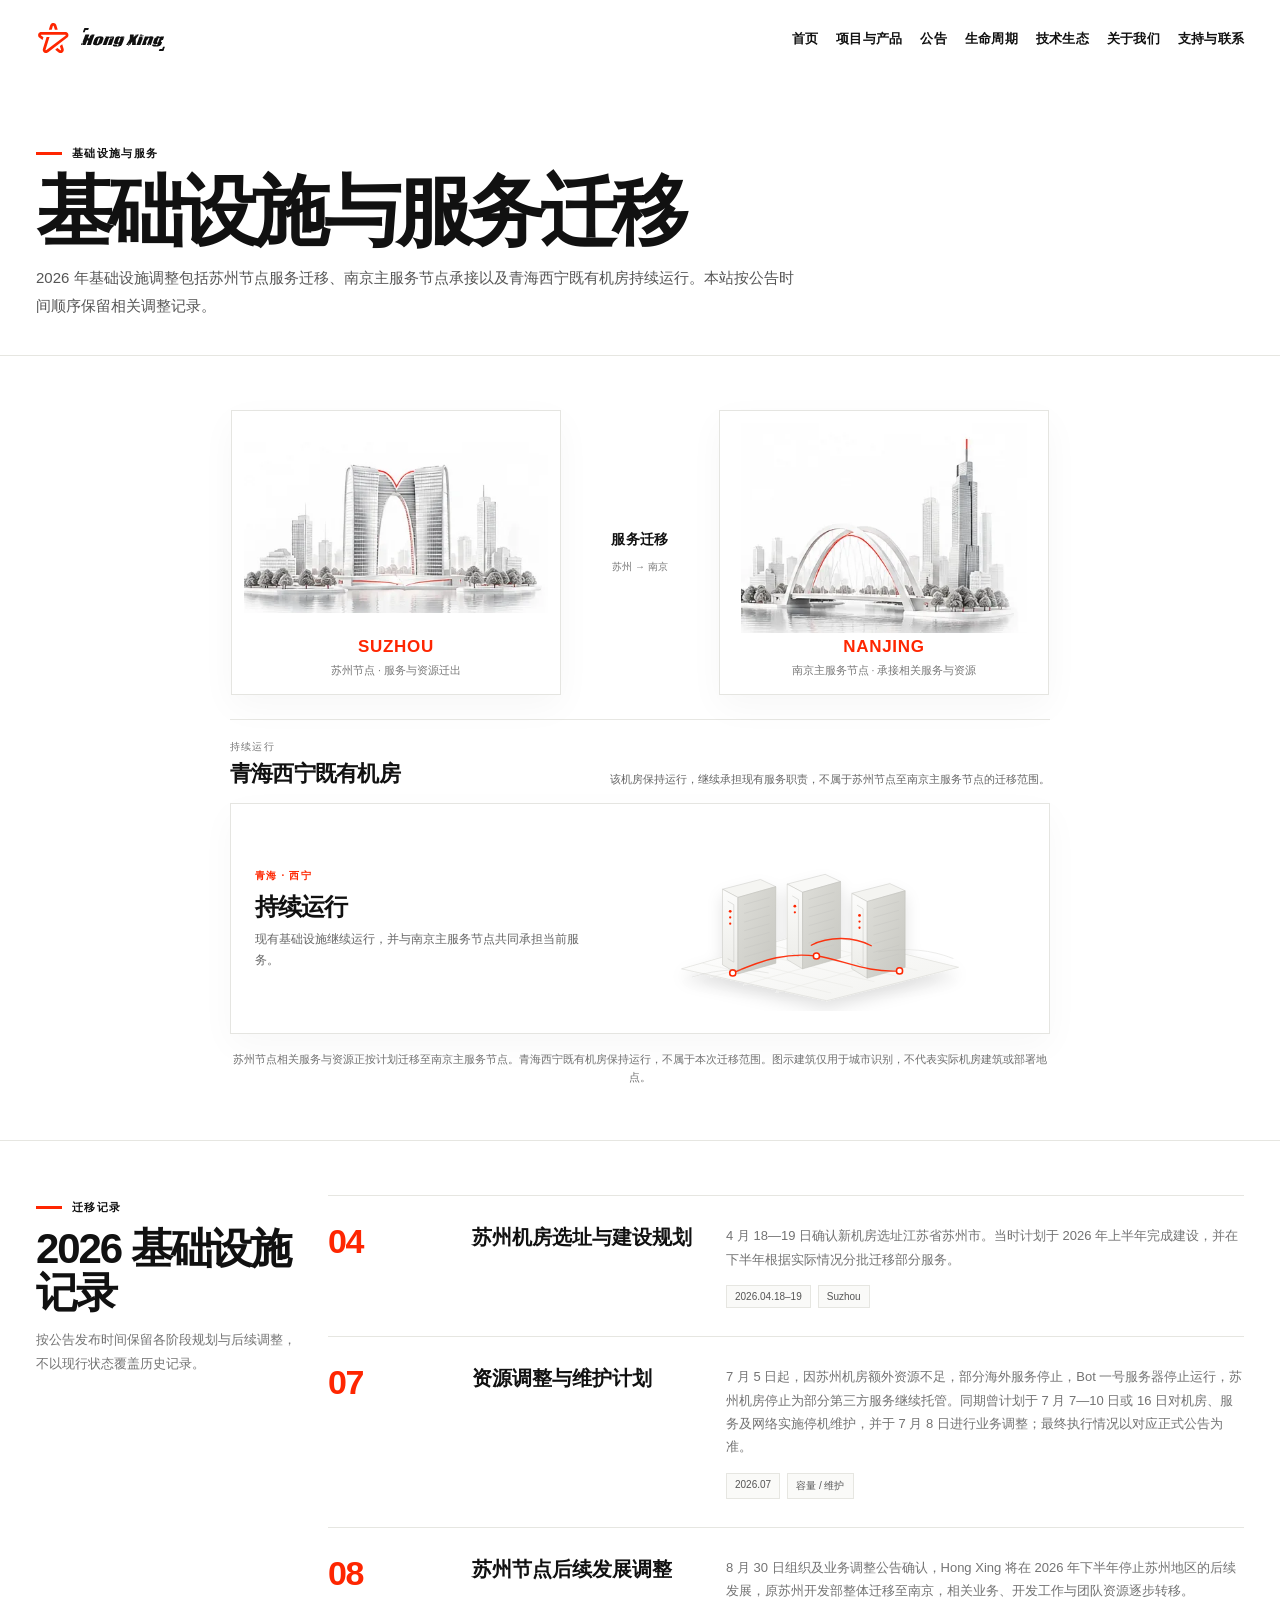
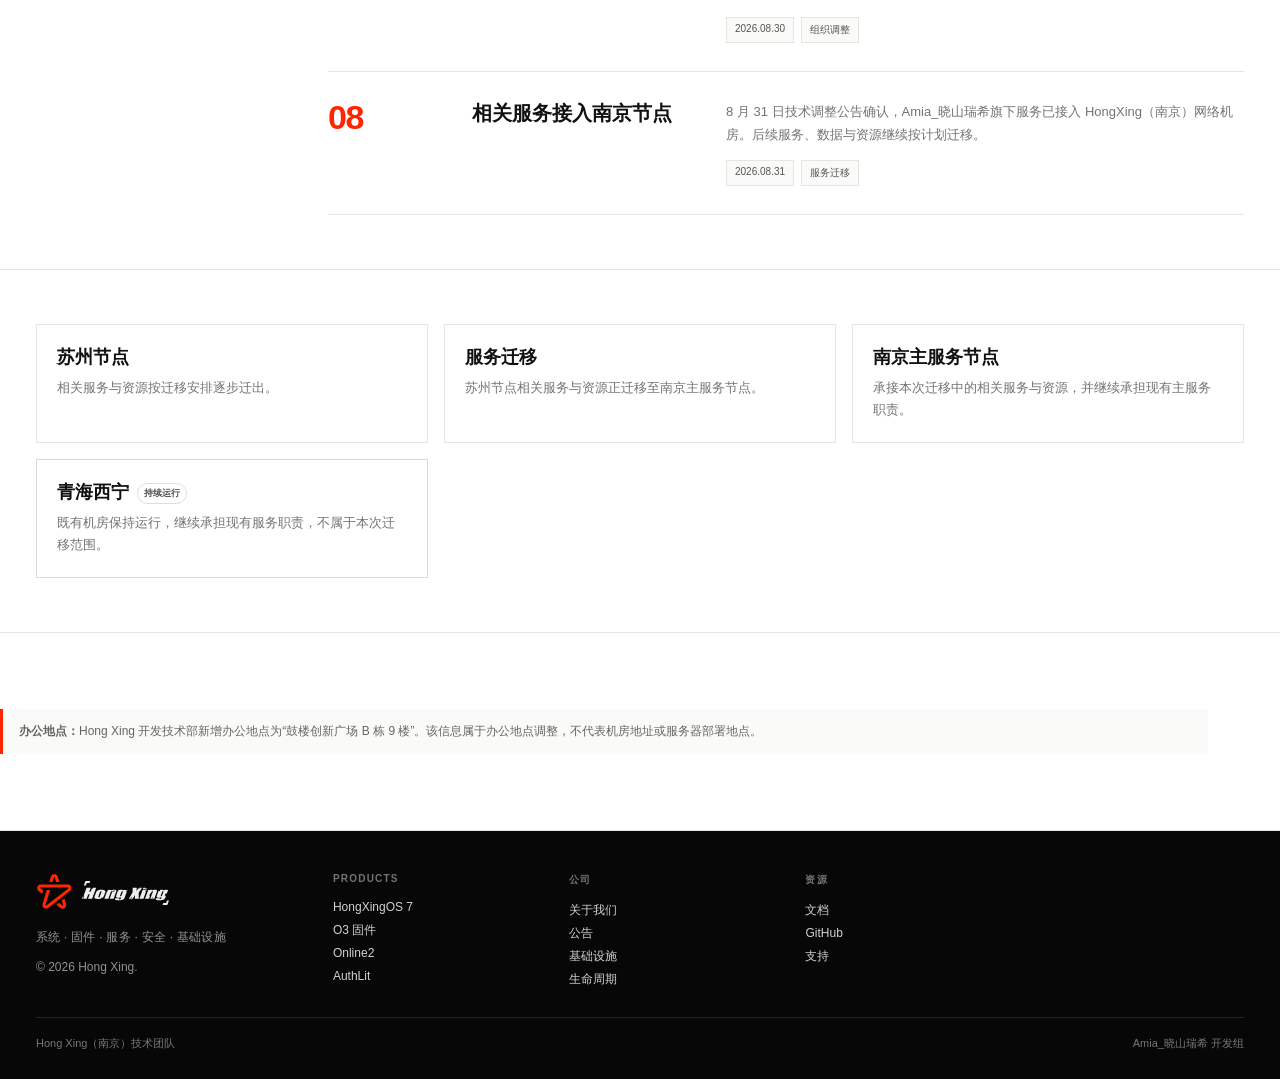
<file: infrastructure.html>
<!doctype html><html lang="zh-CN"><head><meta charset="utf-8"><meta name="viewport" content="width=device-width,initial-scale=1,viewport-fit=cover"><meta name="theme-color" content="#ffffff"><title>基础设施与服务 · Hong Xing</title><meta name="description" content="Hong Xing 基础设施状态与服务迁移记录"><link rel="stylesheet" href="assets/css/site-final.css?v=20260906-9"><link rel="stylesheet" href="assets/css/content-formal.css?v=20260906-9"></head><body><header class="site-header"><div class="wrap nav"><a class="brand" href="index.html" aria-label="Hong Xing 首页"><img class="brand-mark" src="assets/img/hongxing-mark-exact.svg" alt=""><img class="brand-word" src="assets/img/hongxing-wordmark-exact.svg" alt="Hong Xing"></a><nav class="nav-links" aria-label="主导航"><a href="index.html">首页</a><a href="projects.html">项目与产品</a><a href="updates.html">公告</a><a href="lifecycle.html">生命周期</a><a href="ecosystem.html">技术生态</a><a href="about.html">关于我们</a><a href="support.html">支持与联系</a></nav><button class="menu-btn" aria-label="打开菜单" aria-expanded="false"><span></span><span></span><span></span></button></div><nav class="mobile-nav" aria-label="移动端导航"><a href="index.html">首页</a><a href="projects.html">项目与产品</a><a href="updates.html">公告</a><a href="lifecycle.html">生命周期</a><a href="ecosystem.html">技术生态</a><a href="about.html">关于我们</a><a href="support.html">支持与联系</a></nav></header><main><section class="page-hero"><div class="wrap reveal"><span class="kicker">基础设施与服务</span><h1>基础设施与服务迁移</h1><p class="formal-lead">2026 年基础设施调整包括苏州节点服务迁移、南京主服务节点承接以及青海西宁既有机房持续运行。本站按公告时间顺序保留相关调整记录。</p></div></section><section class="page-block"><div class="wrap"><div class="migration-layout"><article class="city-card reveal"><img src="assets/img/suzhou-landmark.webp?v=20260906-9" alt="苏州城市识别图"><div class="city-label"><strong>苏州</strong><span>苏州节点 · 服务与资源迁出</span></div></article><div class="route reveal"><strong>服务迁移</strong><small>苏州 → 南京</small></div><article class="city-card reveal"><img src="assets/img/nanjing-landmark.webp?v=20260906-9" alt="南京城市识别图"><div class="city-label"><strong>南京</strong><span>南京主服务节点 · 承接相关服务与资源</span></div></article></div><section class="hx-continuous-service reveal"><div class="hx-continuous-head"><div><small>持续运行</small><h3>青海西宁既有机房</h3></div><p>该机房保持运行，继续承担现有服务职责，不属于苏州节点至南京主服务节点的迁移范围。</p></div><article class="hx-xining-card"><div class="hx-xining-copy"><span class="eyebrow">青海 · 西宁</span><h4>持续运行</h4><p>现有基础设施继续运行，并与南京主服务节点共同承担当前服务。</p></div><div class="hx-xining-model"><img src="assets/img/xining-datacenter.svg?v=20260906-9" alt="青海西宁既有机房基础设施模型"></div></article></section><p class="infra-note">苏州节点相关服务与资源正按计划迁移至南京主服务节点。青海西宁既有机房保持运行，不属于本次迁移范围。图示建筑仅用于城市识别，不代表实际机房建筑或部署地点。</p></div></section><section class="page-block"><div class="wrap history-intro"><div class="reveal"><span class="kicker">迁移记录</span><h2>2026 基础设施记录</h2><p>按公告发布时间保留各阶段规划与后续调整，不以现行状态覆盖历史记录。</p></div><div class="history-grid"><article class="era reveal"><div class="era-year">04</div><div class="era-title">苏州机房选址与建设规划</div><div class="era-body"><p>4 月 18—19 日确认新机房选址江苏省苏州市。当时计划于 2026 年上半年完成建设，并在下半年根据实际情况分批迁移部分服务。</p><div class="era-tags"><span>2026.04.18–19</span><span>Suzhou</span></div></div></article><article class="era reveal"><div class="era-year">07</div><div class="era-title">资源调整与维护计划</div><div class="era-body"><p>7 月 5 日起，因苏州机房额外资源不足，部分海外服务停止，Bot 一号服务器停止运行，苏州机房停止为部分第三方服务继续托管。同期曾计划于 7 月 7—10 日或 16 日对机房、服务及网络实施停机维护，并于 7 月 8 日进行业务调整；最终执行情况以对应正式公告为准。</p><div class="era-tags"><span>2026.07</span><span>容量 / 维护</span></div></div></article><article class="era reveal"><div class="era-year">08</div><div class="era-title">苏州节点后续发展调整</div><div class="era-body"><p>8 月 30 日组织及业务调整公告确认，Hong Xing 将在 2026 年下半年停止苏州地区的后续发展，原苏州开发部整体迁移至南京，相关业务、开发工作与团队资源逐步转移。</p><div class="era-tags"><span>2026.08.30</span><span>组织调整</span></div></div></article><article class="era reveal"><div class="era-year">08</div><div class="era-title">相关服务接入南京节点</div><div class="era-body"><p>8 月 31 日技术调整公告确认，Amia_晓山瑞希旗下服务已接入 HongXing（南京）网络机房。后续服务、数据与资源继续按计划迁移。</p><div class="era-tags"><span>2026.08.31</span><span>服务迁移</span></div></div></article></div></div></section><section class="page-block"><div class="wrap status-grid"><article class="status reveal"><h3>苏州节点</h3><p>相关服务与资源按迁移安排逐步迁出。</p></article><article class="status reveal"><h3>服务迁移</h3><p>苏州节点相关服务与资源正迁移至南京主服务节点。</p></article><article class="status reveal"><h3>南京主服务节点</h3><p>承接本次迁移中的相关服务与资源，并继续承担现有主服务职责。</p></article><article class="status reveal hx-xining-status"><h3>青海西宁</h3><p>既有机房保持运行，继续承担现有服务职责，不属于本次迁移范围。</p></article></div></section><section class="page-block"><div class="wrap source-note reveal"><strong>办公地点：</strong>Hong Xing 开发技术部新增办公地点为“鼓楼创新广场 B 栋 9 楼”。该信息属于办公地点调整，不代表机房地址或服务器部署地点。</div></section></main><footer class="footer"><div class="wrap"><div class="footer-grid"><div><div class="footer-brand"><img src="assets/img/hongxing-mark-exact.svg" alt=""><img src="assets/img/hongxing-wordmark-exact.svg" alt="Hong Xing"></div><p>系统 · 固件 · 服务 · 安全 · 基础设施</p><p>© 2026 Hong Xing.</p></div><div><h4>Products</h4><a href="hongxingos7.html">HongXingOS 7</a><a href="projects.html">O3 固件</a><a href="projects.html">Online2</a><a href="projects.html">AuthLit</a></div><div><h4>公司</h4><a href="about.html">关于我们</a><a href="updates.html">公告</a><a href="infrastructure.html">基础设施</a><a href="lifecycle.html">生命周期</a></div><div><h4>资源</h4><a href="https://help.mizuki.top/" target="_blank" rel="noreferrer">文档</a><a href="https://github.com/HX-Wrdzgzs" target="_blank" rel="noreferrer">GitHub</a><a href="support.html">支持</a></div></div><div class="footer-bottom"><span>Hong Xing（南京）技术团队</span><span>Amia_晓山瑞希 开发组</span></div></div></footer><script src="assets/js/site-final.js?v=20260927-2"></script></body></html>
</file>
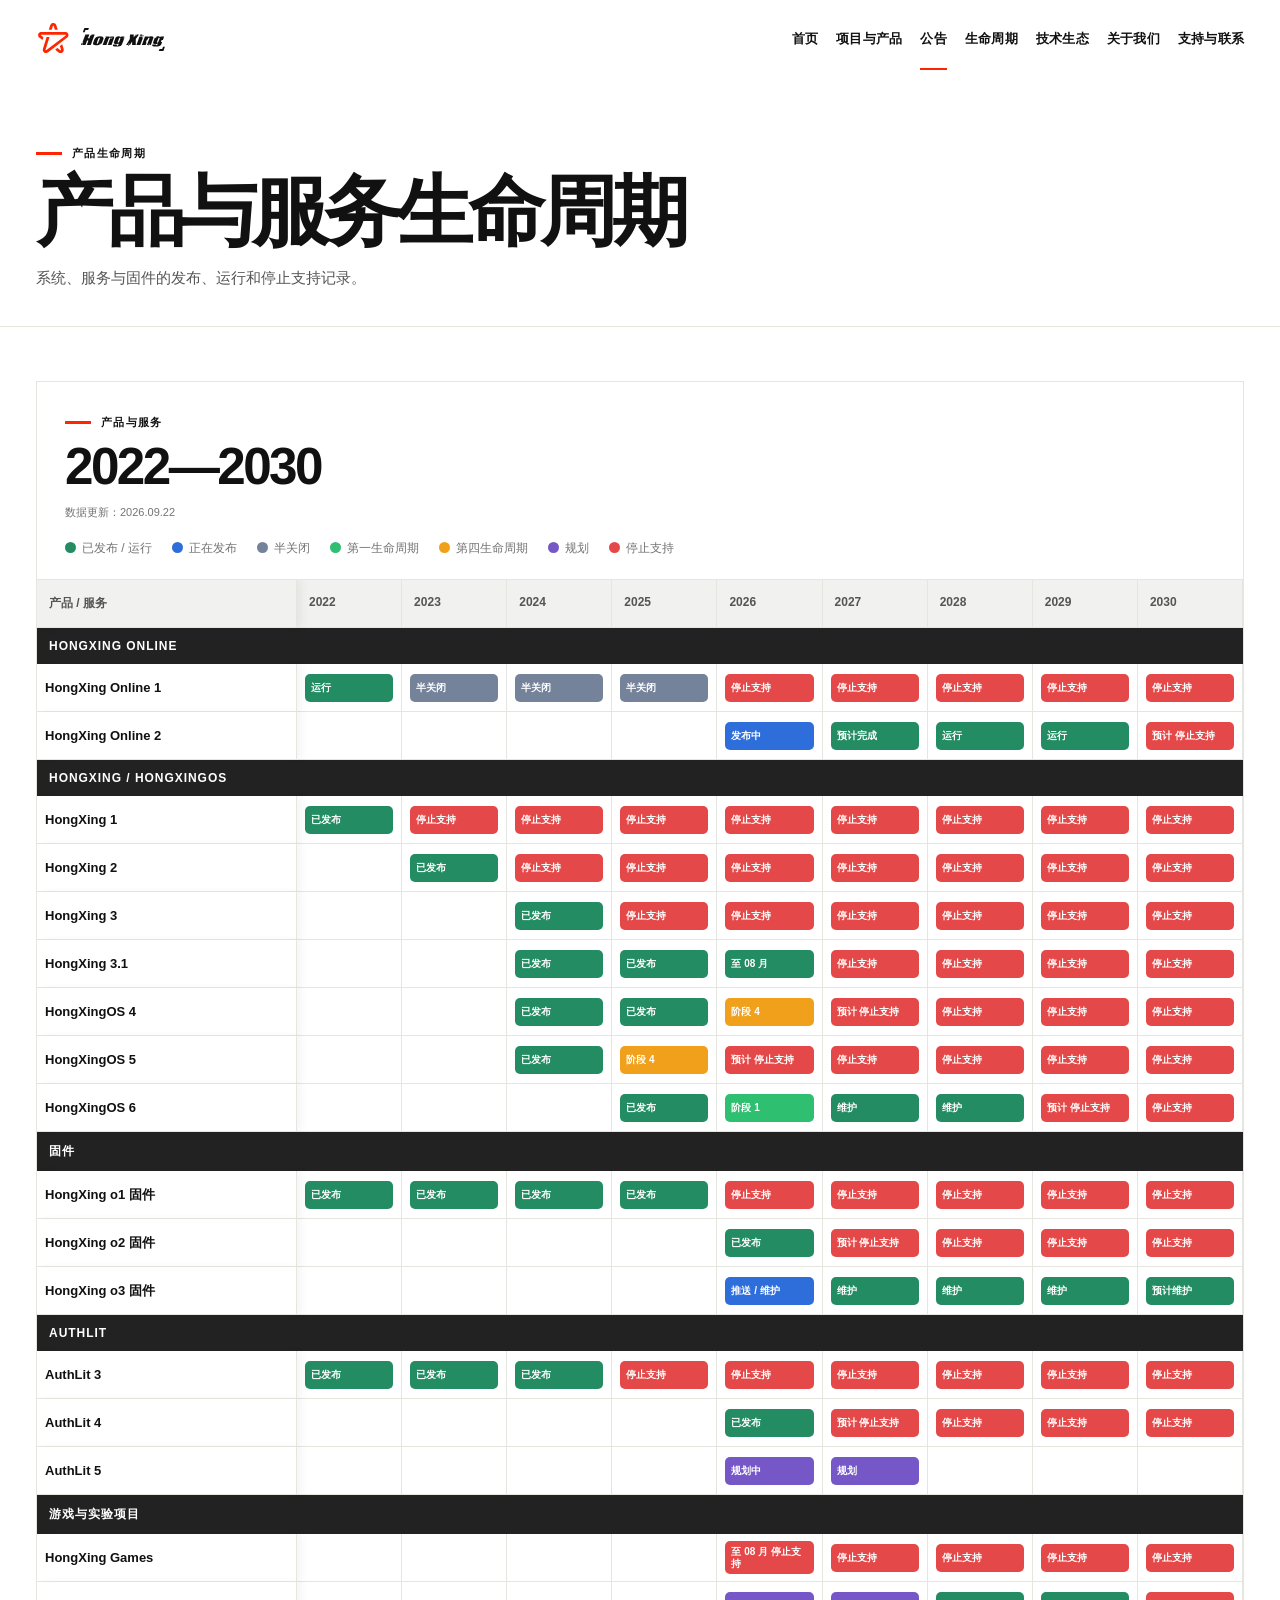
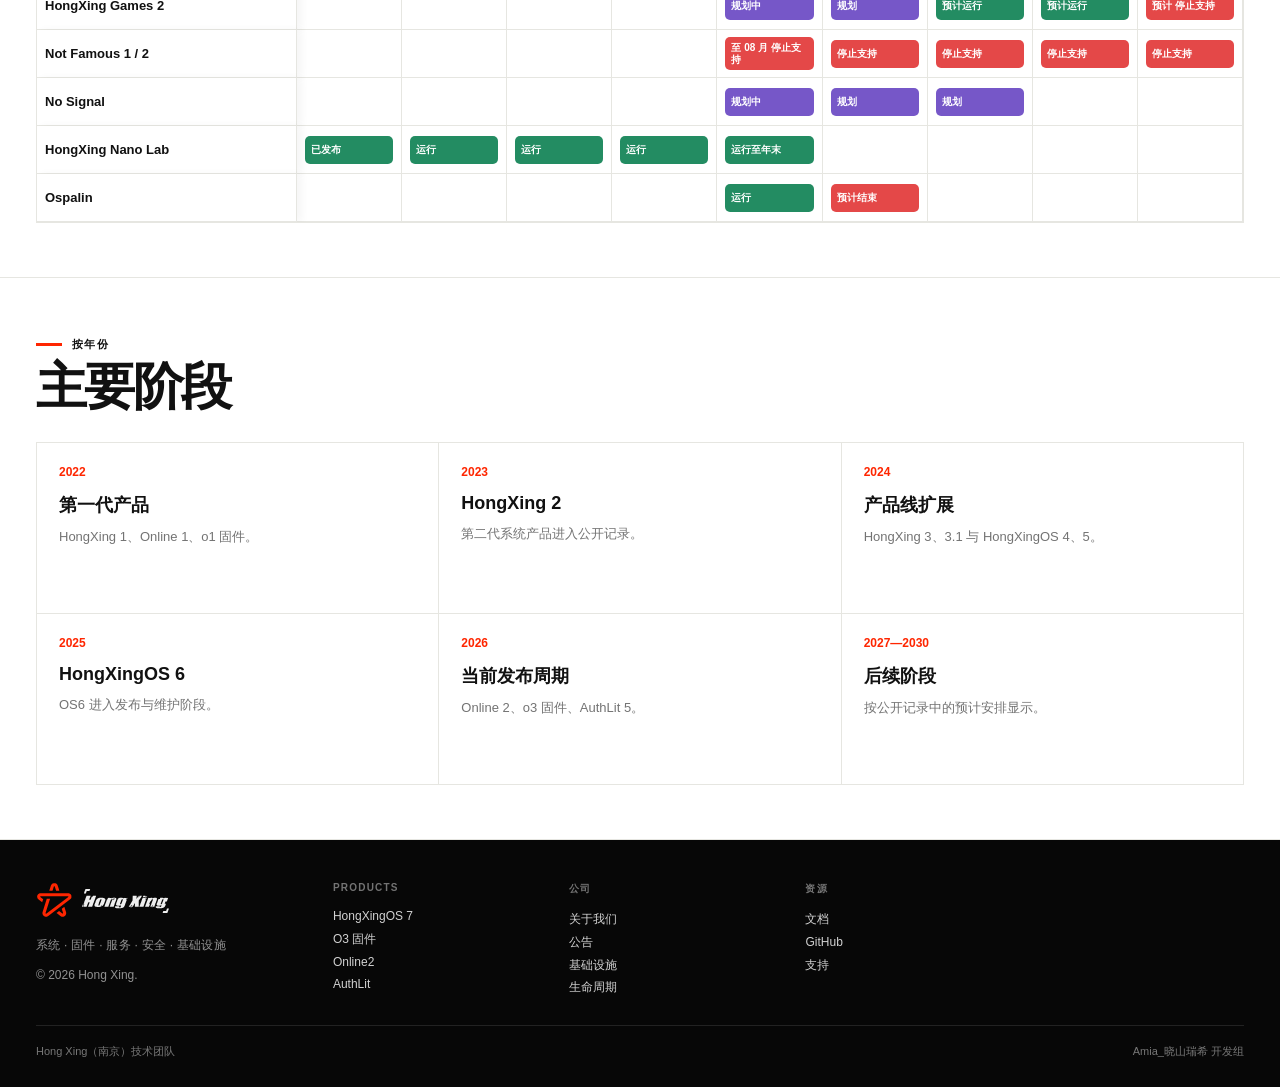
<file: lifecycle.html>
<!doctype html>
<html lang="zh-CN">
<head>
  <meta charset="utf-8">
  <meta name="viewport" content="width=device-width,initial-scale=1,viewport-fit=cover">
  <meta name="theme-color" content="#ffffff">
  <title>产品生命周期 · Hong Xing</title>
  <meta name="description" content="HongXing 产品与服务生命周期时间线，记录公开发布、运行与停止支持阶段。">
  <link rel="canonical" href="https://hx.mizuki.top/lifecycle.html">
  <meta property="og:title" content="产品与服务生命周期 · Hong Xing">
  <meta property="og:description" content="依据公开状态信息整理的 HongXing 产品、固件、认证与服务生命周期时间线。">
  <link rel="stylesheet" href="assets/css/site-final.css?v=20260927-2">
  <link rel="stylesheet" href="assets/css/content-formal.css?v=20260927-2">
</head>
<body data-page="lifecycle">
<header class="site-header"><div class="wrap nav"><a class="brand" href="index.html" aria-label="Hong Xing 首页"><img class="brand-mark" src="assets/img/hongxing-mark-exact.svg" alt=""><img class="brand-word" src="assets/img/hongxing-wordmark-exact.svg" alt="Hong Xing"></a><nav class="nav-links" aria-label="主导航"><a href="index.html">首页</a><a href="projects.html">项目与产品</a><a class="active" href="updates.html">公告</a><a href="lifecycle.html">生命周期</a><a href="ecosystem.html">技术生态</a><a href="about.html">关于我们</a><a href="support.html">支持与联系</a></nav><button class="menu-btn" aria-label="打开菜单" aria-expanded="false"><span></span><span></span><span></span></button></div><nav class="mobile-nav" aria-label="移动端导航"><a href="index.html">首页</a><a href="projects.html">项目与产品</a><a href="updates.html">公告</a><a href="lifecycle.html">生命周期</a><a href="ecosystem.html">技术生态</a><a href="about.html">关于我们</a><a href="support.html">支持与联系</a></nav></header>
<main>
  <section class="page-hero">
    <div class="wrap reveal">
      <span class="kicker">产品生命周期</span>
      <h1>产品与服务生命周期</h1>
      <p class="formal-lead">系统、服务与固件的发布、运行和停止支持记录。</p>
    </div>
  </section>
  <section class="page-block"><div class="wrap">
    <div class="hx-chart-card reveal">
      <div class="hx-chart-title"><div><span class="kicker">产品与服务</span><h2>2022—2030</h2><small class="hx-lifecycle-meta">数据更新：2026.09.22</small></div></div>
      <div class="hx-chart-legend">
        <span><i class="hx-legend-dot active"></i>已发布 / 运行</span>
        <span><i class="hx-legend-dot rollout"></i>正在发布</span>
        <span><i class="hx-legend-dot semi"></i>半关闭</span>
        <span><i class="hx-legend-dot phase1"></i>第一生命周期</span>
        <span><i class="hx-legend-dot phase4"></i>第四生命周期</span>
        <span><i class="hx-legend-dot planned"></i>规划</span>
        <span><i class="hx-legend-dot eol"></i>停止支持</span>
      </div>
      <div class="hx-chart-scroll"><div class="hx-chart-grid hx-chart-head" role="row"><div>产品 / 服务</div><div>2022</div><div>2023</div><div>2024</div><div>2025</div><div>2026</div><div>2027</div><div>2028</div><div>2029</div><div>2030</div></div><div class="hx-chart-group">HongXing Online</div><div class="hx-chart-grid hx-chart-row" role="row"><div class="hx-chart-name">HongXing Online 1</div><div class="hx-chart-cell"><span class="hx-phase active">运行</span></div><div class="hx-chart-cell"><span class="hx-phase semi">半关闭</span></div><div class="hx-chart-cell"><span class="hx-phase semi">半关闭</span></div><div class="hx-chart-cell"><span class="hx-phase semi">半关闭</span></div><div class="hx-chart-cell"><span class="hx-phase eol">停止支持</span></div><div class="hx-chart-cell"><span class="hx-phase eol">停止支持</span></div><div class="hx-chart-cell"><span class="hx-phase eol">停止支持</span></div><div class="hx-chart-cell"><span class="hx-phase eol">停止支持</span></div><div class="hx-chart-cell"><span class="hx-phase eol">停止支持</span></div></div><div class="hx-chart-grid hx-chart-row" role="row"><div class="hx-chart-name">HongXing Online 2</div><div class="hx-chart-cell"></div><div class="hx-chart-cell"></div><div class="hx-chart-cell"></div><div class="hx-chart-cell"></div><div class="hx-chart-cell"><span class="hx-phase rollout">发布中</span></div><div class="hx-chart-cell"><span class="hx-phase active">预计完成</span></div><div class="hx-chart-cell"><span class="hx-phase active">运行</span></div><div class="hx-chart-cell"><span class="hx-phase active">运行</span></div><div class="hx-chart-cell"><span class="hx-phase eol">预计 停止支持</span></div></div><div class="hx-chart-group">HongXing / HongXingOS</div><div class="hx-chart-grid hx-chart-row" role="row"><div class="hx-chart-name">HongXing 1</div><div class="hx-chart-cell"><span class="hx-phase active">已发布</span></div><div class="hx-chart-cell"><span class="hx-phase eol">停止支持</span></div><div class="hx-chart-cell"><span class="hx-phase eol">停止支持</span></div><div class="hx-chart-cell"><span class="hx-phase eol">停止支持</span></div><div class="hx-chart-cell"><span class="hx-phase eol">停止支持</span></div><div class="hx-chart-cell"><span class="hx-phase eol">停止支持</span></div><div class="hx-chart-cell"><span class="hx-phase eol">停止支持</span></div><div class="hx-chart-cell"><span class="hx-phase eol">停止支持</span></div><div class="hx-chart-cell"><span class="hx-phase eol">停止支持</span></div></div><div class="hx-chart-grid hx-chart-row" role="row"><div class="hx-chart-name">HongXing 2</div><div class="hx-chart-cell"></div><div class="hx-chart-cell"><span class="hx-phase active">已发布</span></div><div class="hx-chart-cell"><span class="hx-phase eol">停止支持</span></div><div class="hx-chart-cell"><span class="hx-phase eol">停止支持</span></div><div class="hx-chart-cell"><span class="hx-phase eol">停止支持</span></div><div class="hx-chart-cell"><span class="hx-phase eol">停止支持</span></div><div class="hx-chart-cell"><span class="hx-phase eol">停止支持</span></div><div class="hx-chart-cell"><span class="hx-phase eol">停止支持</span></div><div class="hx-chart-cell"><span class="hx-phase eol">停止支持</span></div></div><div class="hx-chart-grid hx-chart-row" role="row"><div class="hx-chart-name">HongXing 3</div><div class="hx-chart-cell"></div><div class="hx-chart-cell"></div><div class="hx-chart-cell"><span class="hx-phase active">已发布</span></div><div class="hx-chart-cell"><span class="hx-phase eol">停止支持</span></div><div class="hx-chart-cell"><span class="hx-phase eol">停止支持</span></div><div class="hx-chart-cell"><span class="hx-phase eol">停止支持</span></div><div class="hx-chart-cell"><span class="hx-phase eol">停止支持</span></div><div class="hx-chart-cell"><span class="hx-phase eol">停止支持</span></div><div class="hx-chart-cell"><span class="hx-phase eol">停止支持</span></div></div><div class="hx-chart-grid hx-chart-row" role="row"><div class="hx-chart-name">HongXing 3.1</div><div class="hx-chart-cell"></div><div class="hx-chart-cell"></div><div class="hx-chart-cell"><span class="hx-phase active">已发布</span></div><div class="hx-chart-cell"><span class="hx-phase active">已发布</span></div><div class="hx-chart-cell"><span class="hx-phase active">至 08 月</span></div><div class="hx-chart-cell"><span class="hx-phase eol">停止支持</span></div><div class="hx-chart-cell"><span class="hx-phase eol">停止支持</span></div><div class="hx-chart-cell"><span class="hx-phase eol">停止支持</span></div><div class="hx-chart-cell"><span class="hx-phase eol">停止支持</span></div></div><div class="hx-chart-grid hx-chart-row" role="row"><div class="hx-chart-name">HongXingOS 4</div><div class="hx-chart-cell"></div><div class="hx-chart-cell"></div><div class="hx-chart-cell"><span class="hx-phase active">已发布</span></div><div class="hx-chart-cell"><span class="hx-phase active">已发布</span></div><div class="hx-chart-cell"><span class="hx-phase phase4">阶段 4</span></div><div class="hx-chart-cell"><span class="hx-phase eol">预计 停止支持</span></div><div class="hx-chart-cell"><span class="hx-phase eol">停止支持</span></div><div class="hx-chart-cell"><span class="hx-phase eol">停止支持</span></div><div class="hx-chart-cell"><span class="hx-phase eol">停止支持</span></div></div><div class="hx-chart-grid hx-chart-row" role="row"><div class="hx-chart-name">HongXingOS 5</div><div class="hx-chart-cell"></div><div class="hx-chart-cell"></div><div class="hx-chart-cell"><span class="hx-phase active">已发布</span></div><div class="hx-chart-cell"><span class="hx-phase phase4">阶段 4</span></div><div class="hx-chart-cell"><span class="hx-phase eol">预计 停止支持</span></div><div class="hx-chart-cell"><span class="hx-phase eol">停止支持</span></div><div class="hx-chart-cell"><span class="hx-phase eol">停止支持</span></div><div class="hx-chart-cell"><span class="hx-phase eol">停止支持</span></div><div class="hx-chart-cell"><span class="hx-phase eol">停止支持</span></div></div><div class="hx-chart-grid hx-chart-row" role="row"><div class="hx-chart-name">HongXingOS 6</div><div class="hx-chart-cell"></div><div class="hx-chart-cell"></div><div class="hx-chart-cell"></div><div class="hx-chart-cell"><span class="hx-phase active">已发布</span></div><div class="hx-chart-cell"><span class="hx-phase phase1">阶段 1</span></div><div class="hx-chart-cell"><span class="hx-phase active">维护</span></div><div class="hx-chart-cell"><span class="hx-phase active">维护</span></div><div class="hx-chart-cell"><span class="hx-phase eol">预计 停止支持</span></div><div class="hx-chart-cell"><span class="hx-phase eol">停止支持</span></div></div><div class="hx-chart-group">固件</div><div class="hx-chart-grid hx-chart-row" role="row"><div class="hx-chart-name">HongXing o1 固件</div><div class="hx-chart-cell"><span class="hx-phase active">已发布</span></div><div class="hx-chart-cell"><span class="hx-phase active">已发布</span></div><div class="hx-chart-cell"><span class="hx-phase active">已发布</span></div><div class="hx-chart-cell"><span class="hx-phase active">已发布</span></div><div class="hx-chart-cell"><span class="hx-phase eol">停止支持</span></div><div class="hx-chart-cell"><span class="hx-phase eol">停止支持</span></div><div class="hx-chart-cell"><span class="hx-phase eol">停止支持</span></div><div class="hx-chart-cell"><span class="hx-phase eol">停止支持</span></div><div class="hx-chart-cell"><span class="hx-phase eol">停止支持</span></div></div><div class="hx-chart-grid hx-chart-row" role="row"><div class="hx-chart-name">HongXing o2 固件</div><div class="hx-chart-cell"></div><div class="hx-chart-cell"></div><div class="hx-chart-cell"></div><div class="hx-chart-cell"></div><div class="hx-chart-cell"><span class="hx-phase active">已发布</span></div><div class="hx-chart-cell"><span class="hx-phase eol">预计 停止支持</span></div><div class="hx-chart-cell"><span class="hx-phase eol">停止支持</span></div><div class="hx-chart-cell"><span class="hx-phase eol">停止支持</span></div><div class="hx-chart-cell"><span class="hx-phase eol">停止支持</span></div></div><div class="hx-chart-grid hx-chart-row" role="row"><div class="hx-chart-name">HongXing o3 固件</div><div class="hx-chart-cell"></div><div class="hx-chart-cell"></div><div class="hx-chart-cell"></div><div class="hx-chart-cell"></div><div class="hx-chart-cell"><span class="hx-phase rollout">推送 / 维护</span></div><div class="hx-chart-cell"><span class="hx-phase active">维护</span></div><div class="hx-chart-cell"><span class="hx-phase active">维护</span></div><div class="hx-chart-cell"><span class="hx-phase active">维护</span></div><div class="hx-chart-cell"><span class="hx-phase active">预计维护</span></div></div><div class="hx-chart-group">AuthLit</div><div class="hx-chart-grid hx-chart-row" role="row"><div class="hx-chart-name">AuthLit 3</div><div class="hx-chart-cell"><span class="hx-phase active">已发布</span></div><div class="hx-chart-cell"><span class="hx-phase active">已发布</span></div><div class="hx-chart-cell"><span class="hx-phase active">已发布</span></div><div class="hx-chart-cell"><span class="hx-phase eol">停止支持</span></div><div class="hx-chart-cell"><span class="hx-phase eol">停止支持</span></div><div class="hx-chart-cell"><span class="hx-phase eol">停止支持</span></div><div class="hx-chart-cell"><span class="hx-phase eol">停止支持</span></div><div class="hx-chart-cell"><span class="hx-phase eol">停止支持</span></div><div class="hx-chart-cell"><span class="hx-phase eol">停止支持</span></div></div><div class="hx-chart-grid hx-chart-row" role="row"><div class="hx-chart-name">AuthLit 4</div><div class="hx-chart-cell"></div><div class="hx-chart-cell"></div><div class="hx-chart-cell"></div><div class="hx-chart-cell"></div><div class="hx-chart-cell"><span class="hx-phase active">已发布</span></div><div class="hx-chart-cell"><span class="hx-phase eol">预计 停止支持</span></div><div class="hx-chart-cell"><span class="hx-phase eol">停止支持</span></div><div class="hx-chart-cell"><span class="hx-phase eol">停止支持</span></div><div class="hx-chart-cell"><span class="hx-phase eol">停止支持</span></div></div><div class="hx-chart-grid hx-chart-row" role="row"><div class="hx-chart-name">AuthLit 5</div><div class="hx-chart-cell"></div><div class="hx-chart-cell"></div><div class="hx-chart-cell"></div><div class="hx-chart-cell"></div><div class="hx-chart-cell"><span class="hx-phase planned">规划中</span></div><div class="hx-chart-cell"><span class="hx-phase planned">规划</span></div><div class="hx-chart-cell"></div><div class="hx-chart-cell"></div><div class="hx-chart-cell"></div></div><div class="hx-chart-group">游戏与实验项目</div><div class="hx-chart-grid hx-chart-row" role="row"><div class="hx-chart-name">HongXing Games</div><div class="hx-chart-cell"></div><div class="hx-chart-cell"></div><div class="hx-chart-cell"></div><div class="hx-chart-cell"></div><div class="hx-chart-cell"><span class="hx-phase eol">至 08 月 停止支持</span></div><div class="hx-chart-cell"><span class="hx-phase eol">停止支持</span></div><div class="hx-chart-cell"><span class="hx-phase eol">停止支持</span></div><div class="hx-chart-cell"><span class="hx-phase eol">停止支持</span></div><div class="hx-chart-cell"><span class="hx-phase eol">停止支持</span></div></div><div class="hx-chart-grid hx-chart-row" role="row"><div class="hx-chart-name">HongXing Games 2</div><div class="hx-chart-cell"></div><div class="hx-chart-cell"></div><div class="hx-chart-cell"></div><div class="hx-chart-cell"></div><div class="hx-chart-cell"><span class="hx-phase planned">规划中</span></div><div class="hx-chart-cell"><span class="hx-phase planned">规划</span></div><div class="hx-chart-cell"><span class="hx-phase active">预计运行</span></div><div class="hx-chart-cell"><span class="hx-phase active">预计运行</span></div><div class="hx-chart-cell"><span class="hx-phase eol">预计 停止支持</span></div></div><div class="hx-chart-grid hx-chart-row" role="row"><div class="hx-chart-name">Not Famous 1 / 2</div><div class="hx-chart-cell"></div><div class="hx-chart-cell"></div><div class="hx-chart-cell"></div><div class="hx-chart-cell"></div><div class="hx-chart-cell"><span class="hx-phase eol">至 08 月 停止支持</span></div><div class="hx-chart-cell"><span class="hx-phase eol">停止支持</span></div><div class="hx-chart-cell"><span class="hx-phase eol">停止支持</span></div><div class="hx-chart-cell"><span class="hx-phase eol">停止支持</span></div><div class="hx-chart-cell"><span class="hx-phase eol">停止支持</span></div></div><div class="hx-chart-grid hx-chart-row" role="row"><div class="hx-chart-name">No Signal</div><div class="hx-chart-cell"></div><div class="hx-chart-cell"></div><div class="hx-chart-cell"></div><div class="hx-chart-cell"></div><div class="hx-chart-cell"><span class="hx-phase planned">规划中</span></div><div class="hx-chart-cell"><span class="hx-phase planned">规划</span></div><div class="hx-chart-cell"><span class="hx-phase planned">规划</span></div><div class="hx-chart-cell"></div><div class="hx-chart-cell"></div></div><div class="hx-chart-grid hx-chart-row" role="row"><div class="hx-chart-name">HongXing Nano Lab</div><div class="hx-chart-cell"><span class="hx-phase active">已发布</span></div><div class="hx-chart-cell"><span class="hx-phase active">运行</span></div><div class="hx-chart-cell"><span class="hx-phase active">运行</span></div><div class="hx-chart-cell"><span class="hx-phase active">运行</span></div><div class="hx-chart-cell"><span class="hx-phase active">运行至年末</span></div><div class="hx-chart-cell"></div><div class="hx-chart-cell"></div><div class="hx-chart-cell"></div><div class="hx-chart-cell"></div></div><div class="hx-chart-grid hx-chart-row" role="row"><div class="hx-chart-name">Ospalin</div><div class="hx-chart-cell"></div><div class="hx-chart-cell"></div><div class="hx-chart-cell"></div><div class="hx-chart-cell"></div><div class="hx-chart-cell"><span class="hx-phase active">运行</span></div><div class="hx-chart-cell"><span class="hx-phase eol">预计结束</span></div><div class="hx-chart-cell"></div><div class="hx-chart-cell"></div><div class="hx-chart-cell"></div></div></div>
    </div>
  </div></section>
  <section class="page-block"><div class="wrap">
    <div class="section-heading reveal"><span class="kicker">按年份</span><h2>主要阶段</h2></div>
    <div class="hx-year-notes">
      <article class="reveal"><time>2022</time><h3>第一代产品</h3><p>HongXing 1、Online 1、o1 固件。</p></article>
      <article class="reveal"><time>2023</time><h3>HongXing 2</h3><p>第二代系统产品进入公开记录。</p></article>
      <article class="reveal"><time>2024</time><h3>产品线扩展</h3><p>HongXing 3、3.1 与 HongXingOS 4、5。</p></article>
      <article class="reveal"><time>2025</time><h3>HongXingOS 6</h3><p>OS6 进入发布与维护阶段。</p></article>
      <article class="reveal"><time>2026</time><h3>当前发布周期</h3><p>Online 2、o3 固件、AuthLit 5。</p></article>
      <article class="reveal"><time>2027—2030</time><h3>后续阶段</h3><p>按公开记录中的预计安排显示。</p></article>
    </div>
  </div></section>
  
</main>
<footer class="footer"><div class="wrap"><div class="footer-grid"><div><div class="footer-brand"><img src="assets/img/hongxing-mark-exact.svg" alt=""><img src="assets/img/hongxing-wordmark-exact.svg" alt="Hong Xing"></div><p>系统 · 固件 · 服务 · 安全 · 基础设施</p><p>© 2026 Hong Xing.</p></div><div><h4>Products</h4><a href="hongxingos7.html">HongXingOS 7</a><a href="projects.html">O3 固件</a><a href="projects.html">Online2</a><a href="projects.html">AuthLit</a></div><div><h4>公司</h4><a href="about.html">关于我们</a><a href="notices.html">公告</a><a href="infrastructure.html">基础设施</a><a href="lifecycle.html">生命周期</a></div><div><h4>资源</h4><a href="support.html">文档</a><a href="https://github.com/HX-Wrdzgzs" target="_blank" rel="noreferrer">GitHub</a><a href="support.html">支持</a></div></div><div class="footer-bottom"><span>Hong Xing（南京）技术团队</span><span>Amia_晓山瑞希 开发组</span></div></div></footer>
<script src="assets/js/site-final.js?v=20260927-2"></script>
</body>
</html>
</file>
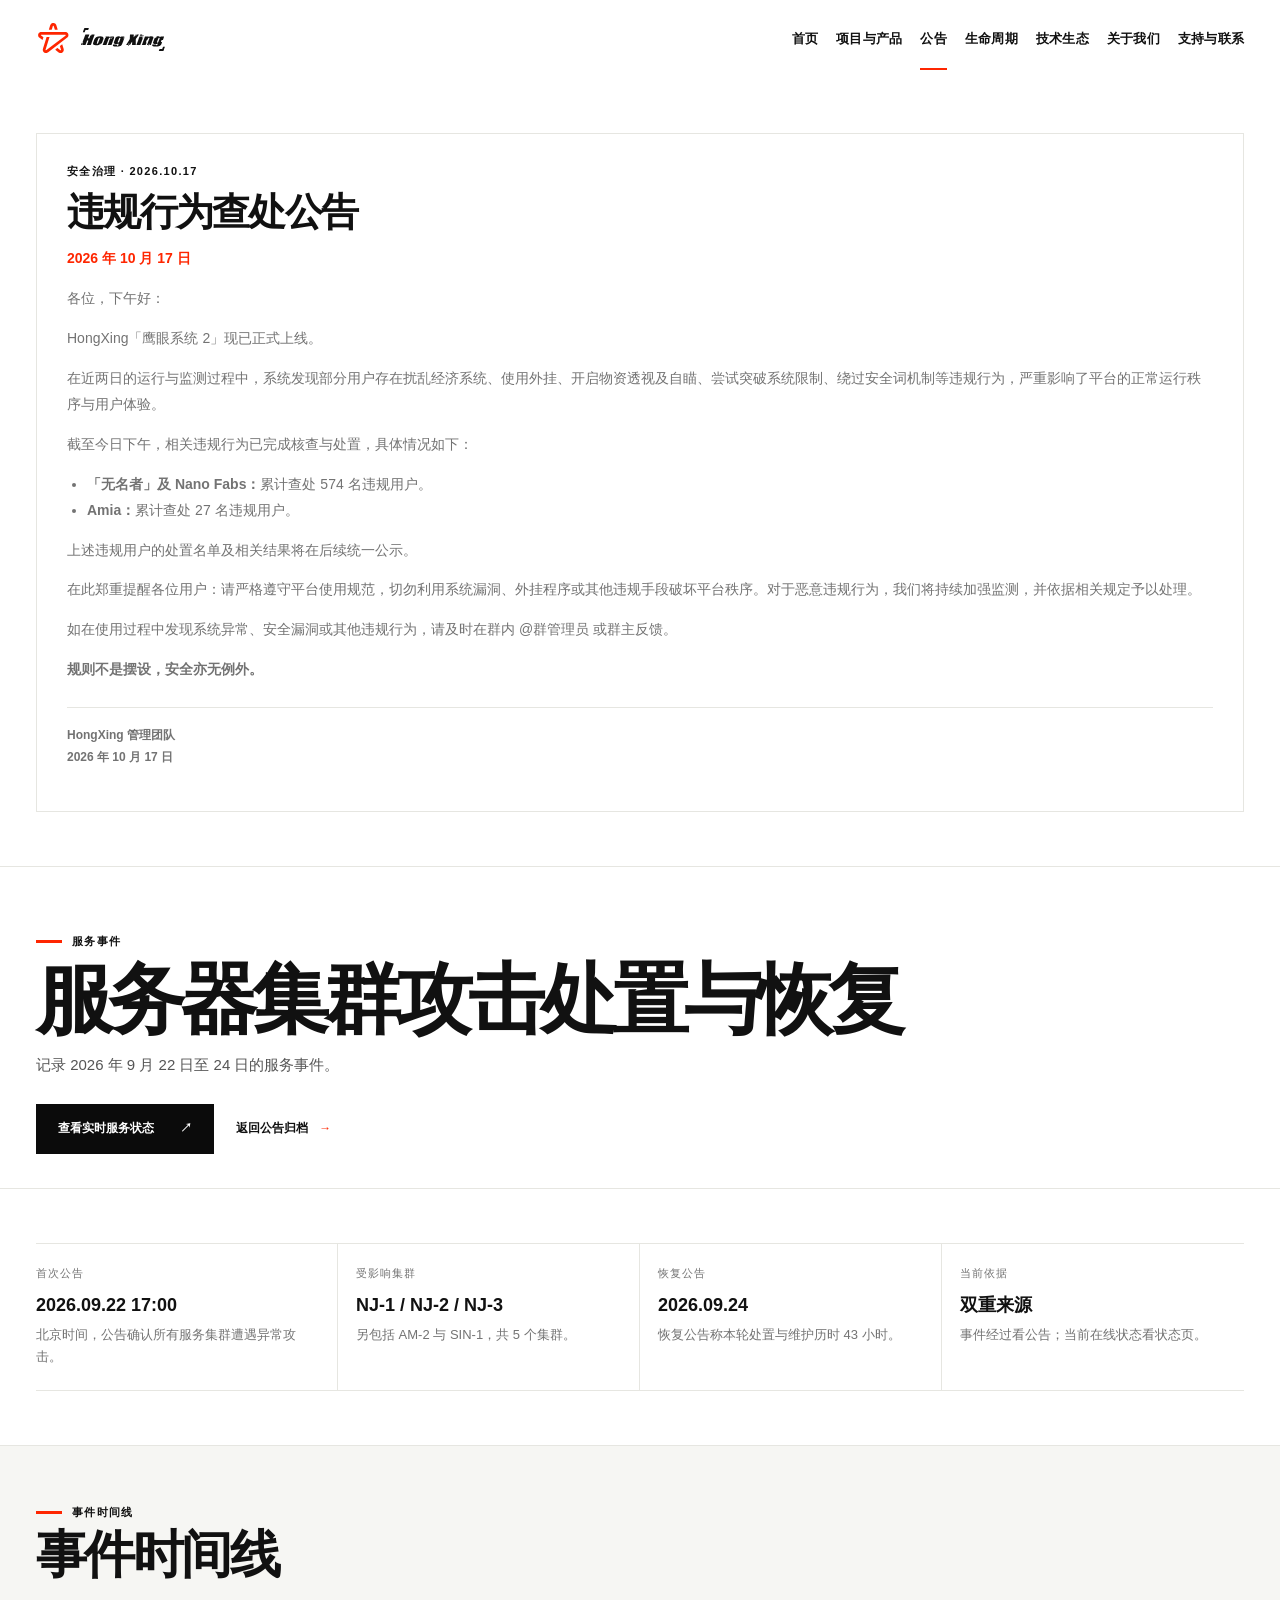
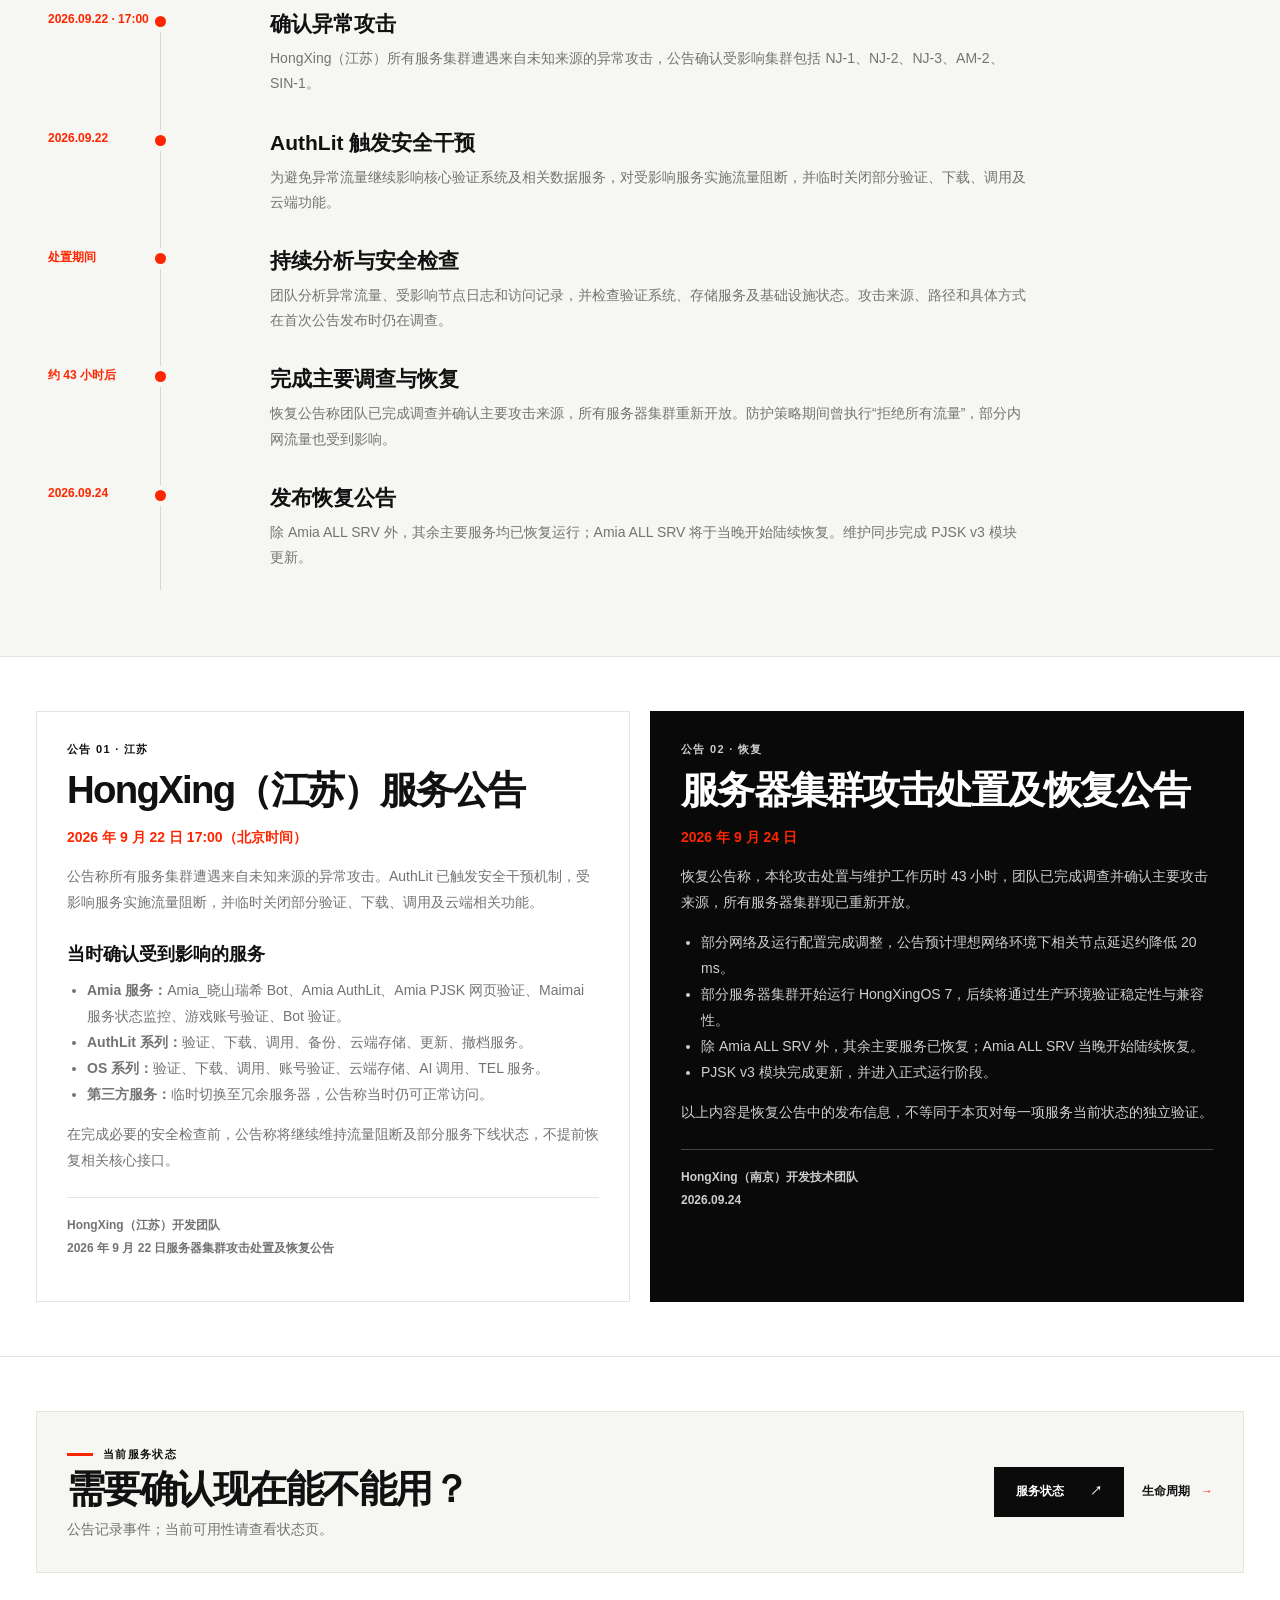
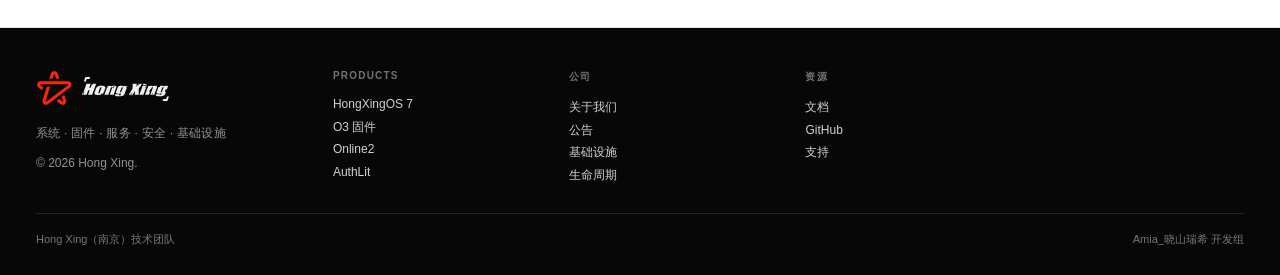
<file: notices.html>
<!doctype html>
<html lang="zh-CN">
<head>
  <meta charset="utf-8">
  <meta name="viewport" content="width=device-width,initial-scale=1,viewport-fit=cover">
  <meta name="theme-color" content="#ffffff">
  <title>服务事件公告 · Hong Xing</title>
  <meta name="description" content="HongXing（江苏）服务器集群异常攻击处置与恢复公告，以及事件时间线。">
  <link rel="canonical" href="https://hx.mizuki.top/notices.html">
  <meta property="og:title" content="服务事件公告 · Hong Xing">
  <meta property="og:description" content="HongXing（江苏）服务器集群异常攻击处置与恢复公告，以及事件时间线。">
  <link rel="stylesheet" href="assets/css/site-final.css?v=20260927-2">
  <link rel="stylesheet" href="assets/css/content-formal.css?v=20260927-2">
</head>
<body data-page="notice">
<header class="site-header"><div class="wrap nav"><a class="brand" href="index.html" aria-label="Hong Xing 首页"><img class="brand-mark" src="assets/img/hongxing-mark-exact.svg" alt=""><img class="brand-word" src="assets/img/hongxing-wordmark-exact.svg" alt="Hong Xing"></a><nav class="nav-links" aria-label="主导航"><a href="index.html">首页</a><a href="projects.html">项目与产品</a><a class="active" href="updates.html">公告</a><a href="lifecycle.html">生命周期</a><a href="ecosystem.html">技术生态</a><a href="about.html">关于我们</a><a href="support.html">支持与联系</a></nav><button class="menu-btn" aria-label="打开菜单" aria-expanded="false"><span></span><span></span><span></span></button></div><nav class="mobile-nav" aria-label="移动端导航"><a href="index.html">首页</a><a href="projects.html">项目与产品</a><a href="updates.html">公告</a><a href="lifecycle.html">生命周期</a><a href="ecosystem.html">技术生态</a><a href="about.html">关于我们</a><a href="support.html">支持与联系</a></nav></header>
<main>
  <section class="page-block" id="eagle-eye-2"><div class="wrap"><article class="hx-notice-panel reveal">
    <span class="kicker">安全治理 · 2026.10.17</span>
    <h2>违规行为查处公告</h2>
    <p class="hx-notice-date">2026 年 10 月 17 日</p>
    <p>各位，下午好：</p>
    <p>HongXing「鹰眼系统 2」现已正式上线。</p>
    <p>在近两日的运行与监测过程中，系统发现部分用户存在扰乱经济系统、使用外挂、开启物资透视及自瞄、尝试突破系统限制、绕过安全词机制等违规行为，严重影响了平台的正常运行秩序与用户体验。</p>
    <p>截至今日下午，相关违规行为已完成核查与处置，具体情况如下：</p>
    <ul>
      <li><strong>「无名者」及 Nano Fabs：</strong>累计查处 574 名违规用户。</li>
      <li><strong>Amia：</strong>累计查处 27 名违规用户。</li>
    </ul>
    <p>上述违规用户的处置名单及相关结果将在后续统一公示。</p>
    <p>在此郑重提醒各位用户：请严格遵守平台使用规范，切勿利用系统漏洞、外挂程序或其他违规手段破坏平台秩序。对于恶意违规行为，我们将持续加强监测，并依据相关规定予以处理。</p>
    <p>如在使用过程中发现系统异常、安全漏洞或其他违规行为，请及时在群内 @群管理员 或群主反馈。</p>
    <p><strong>规则不是摆设，安全亦无例外。</strong></p>
    <p class="hx-notice-signature">HongXing 管理团队<br>2026 年 10 月 17 日</p>
  </article></div></section>

  <section class="page-hero hx-notice-hero">
    <div class="wrap reveal">
      <span class="kicker">服务事件</span>
      <h1>服务器集群攻击处置与恢复</h1>
      <p class="formal-lead">记录 2026 年 9 月 22 日至 24 日的服务事件。</p>
      <div class="hx-notice-hero-links"><a class="primary" href="https://help.mizuki.top/status" target="_blank" rel="noreferrer">查看实时服务状态 <span>↗</span></a><a class="text-link" href="updates.html">返回公告归档 <span>→</span></a></div>
    </div>
  </section>

  <section class="page-block"><div class="wrap">
    <div class="hx-notice-fact-grid">
      <article><span>首次公告</span><strong>2026.09.22 17:00</strong><p>北京时间，公告确认所有服务集群遭遇异常攻击。</p></article>
      <article><span>受影响集群</span><strong>NJ-1 / NJ-2 / NJ-3</strong><p>另包括 AM-2 与 SIN-1，共 5 个集群。</p></article>
      <article><span>恢复公告</span><strong>2026.09.24</strong><p>恢复公告称本轮处置与维护历时 43 小时。</p></article>
      <article><span>当前依据</span><strong>双重来源</strong><p>事件经过看公告；当前在线状态看状态页。</p></article>
    </div>
  </div></section>

  <section class="page-block hx-notice-timeline-section"><div class="wrap">
    <div class="section-heading reveal"><span class="kicker">事件时间线</span><h2>事件时间线</h2></div>
    <div class="hx-notice-timeline">
      <article class="hx-notice-timeline-item reveal"><time>2026.09.22 · 17:00</time><div><h3>确认异常攻击</h3><p>HongXing（江苏）所有服务集群遭遇来自未知来源的异常攻击，公告确认受影响集群包括 NJ-1、NJ-2、NJ-3、AM-2、SIN-1。</p></div></article>
      <article class="hx-notice-timeline-item reveal"><time>2026.09.22</time><div><h3>AuthLit 触发安全干预</h3><p>为避免异常流量继续影响核心验证系统及相关数据服务，对受影响服务实施流量阻断，并临时关闭部分验证、下载、调用及云端功能。</p></div></article>
      <article class="hx-notice-timeline-item reveal"><time>处置期间</time><div><h3>持续分析与安全检查</h3><p>团队分析异常流量、受影响节点日志和访问记录，并检查验证系统、存储服务及基础设施状态。攻击来源、路径和具体方式在首次公告发布时仍在调查。</p></div></article>
      <article class="hx-notice-timeline-item reveal"><time>约 43 小时后</time><div><h3>完成主要调查与恢复</h3><p>恢复公告称团队已完成调查并确认主要攻击来源，所有服务器集群重新开放。防护策略期间曾执行“拒绝所有流量”，部分内网流量也受到影响。</p></div></article>
      <article class="hx-notice-timeline-item reveal"><time>2026.09.24</time><div><h3>发布恢复公告</h3><p>除 Amia ALL SRV 外，其余主要服务均已恢复运行；Amia ALL SRV 将于当晚开始陆续恢复。维护同步完成 PJSK v3 模块更新。</p></div></article>
    </div>
  </div></section>

  <section class="page-block"><div class="wrap hx-notice-columns">
    <article class="hx-notice-panel reveal">
      <span class="kicker">公告 01 · 江苏</span>
      <h2>HongXing（江苏）服务公告</h2>
      <p class="hx-notice-date">2026 年 9 月 22 日 17:00（北京时间）</p>
      <p>公告称所有服务集群遭遇来自未知来源的异常攻击。AuthLit 已触发安全干预机制，受影响服务实施流量阻断，并临时关闭部分验证、下载、调用及云端相关功能。</p>
      <h3>当时确认受到影响的服务</h3>
      <ul>
        <li><strong>Amia 服务：</strong>Amia_晓山瑞希 Bot、Amia AuthLit、Amia PJSK 网页验证、Maimai 服务状态监控、游戏账号验证、Bot 验证。</li>
        <li><strong>AuthLit 系列：</strong>验证、下载、调用、备份、云端存储、更新、撤档服务。</li>
        <li><strong>OS 系列：</strong>验证、下载、调用、账号验证、云端存储、AI 调用、TEL 服务。</li>
        <li><strong>第三方服务：</strong>临时切换至冗余服务器，公告称当时仍可正常访问。</li>
      </ul>
      <p>在完成必要的安全检查前，公告称将继续维持流量阻断及部分服务下线状态，不提前恢复相关核心接口。</p><p class="hx-notice-signature">HongXing（江苏）开发团队<br>2026 年 9 月 22 日服务器集群攻击处置及恢复公告</p>
    </article>
    <article class="hx-notice-panel hx-notice-panel-dark reveal">
      <span class="kicker">公告 02 · 恢复</span>
      <h2>服务器集群攻击处置及恢复公告</h2>
      <p class="hx-notice-date">2026 年 9 月 24 日</p>
      <p>恢复公告称，本轮攻击处置与维护工作历时 43 小时，团队已完成调查并确认主要攻击来源，所有服务器集群现已重新开放。</p>
      <ul>
        <li>部分网络及运行配置完成调整，公告预计理想网络环境下相关节点延迟约降低 20 ms。</li>
        <li>部分服务器集群开始运行 HongXingOS 7，后续将通过生产环境验证稳定性与兼容性。</li>
        <li>除 Amia ALL SRV 外，其余主要服务已恢复；Amia ALL SRV 当晚开始陆续恢复。</li>
        <li>PJSK v3 模块完成更新，并进入正式运行阶段。</li>
      </ul>
      <p>以上内容是恢复公告中的发布信息，不等同于本页对每一项服务当前状态的独立验证。</p><p class="hx-notice-signature">HongXing（南京）开发技术团队<br>2026.09.24</p>
    </article>
  </div></section>

  <section class="page-block"><div class="wrap hx-status-callout reveal">
    <div><span class="kicker">当前服务状态</span><h2>需要确认现在能不能用？</h2><p>公告记录事件；当前可用性请查看状态页。</p></div>
    <div class="hx-status-callout-links"><a class="primary" href="https://help.mizuki.top/status" target="_blank" rel="noreferrer">服务状态 <span>↗</span></a><a class="text-link" href="lifecycle.html">生命周期 <span>→</span></a></div>
  </div></section>
</main>
<footer class="footer"><div class="wrap"><div class="footer-grid"><div><div class="footer-brand"><img src="assets/img/hongxing-mark-exact.svg" alt=""><img src="assets/img/hongxing-wordmark-exact.svg" alt="Hong Xing"></div><p>系统 · 固件 · 服务 · 安全 · 基础设施</p><p>© 2026 Hong Xing.</p></div><div><h4>Products</h4><a href="hongxingos7.html">HongXingOS 7</a><a href="projects.html">O3 固件</a><a href="projects.html">Online2</a><a href="projects.html">AuthLit</a></div><div><h4>公司</h4><a href="about.html">关于我们</a><a href="notices.html">公告</a><a href="infrastructure.html">基础设施</a><a href="lifecycle.html">生命周期</a></div><div><h4>资源</h4><a href="https://help.mizuki.top/" target="_blank" rel="noreferrer">文档</a><a href="https://github.com/HX-Wrdzgzs" target="_blank" rel="noreferrer">GitHub</a><a href="support.html">支持</a></div></div><div class="footer-bottom"><span>Hong Xing（南京）技术团队</span><span>Amia_晓山瑞希 开发组</span></div></div></footer>
<script src="assets/js/site-final.js?v=20260927-2"></script>
</body>
</html>
</file>
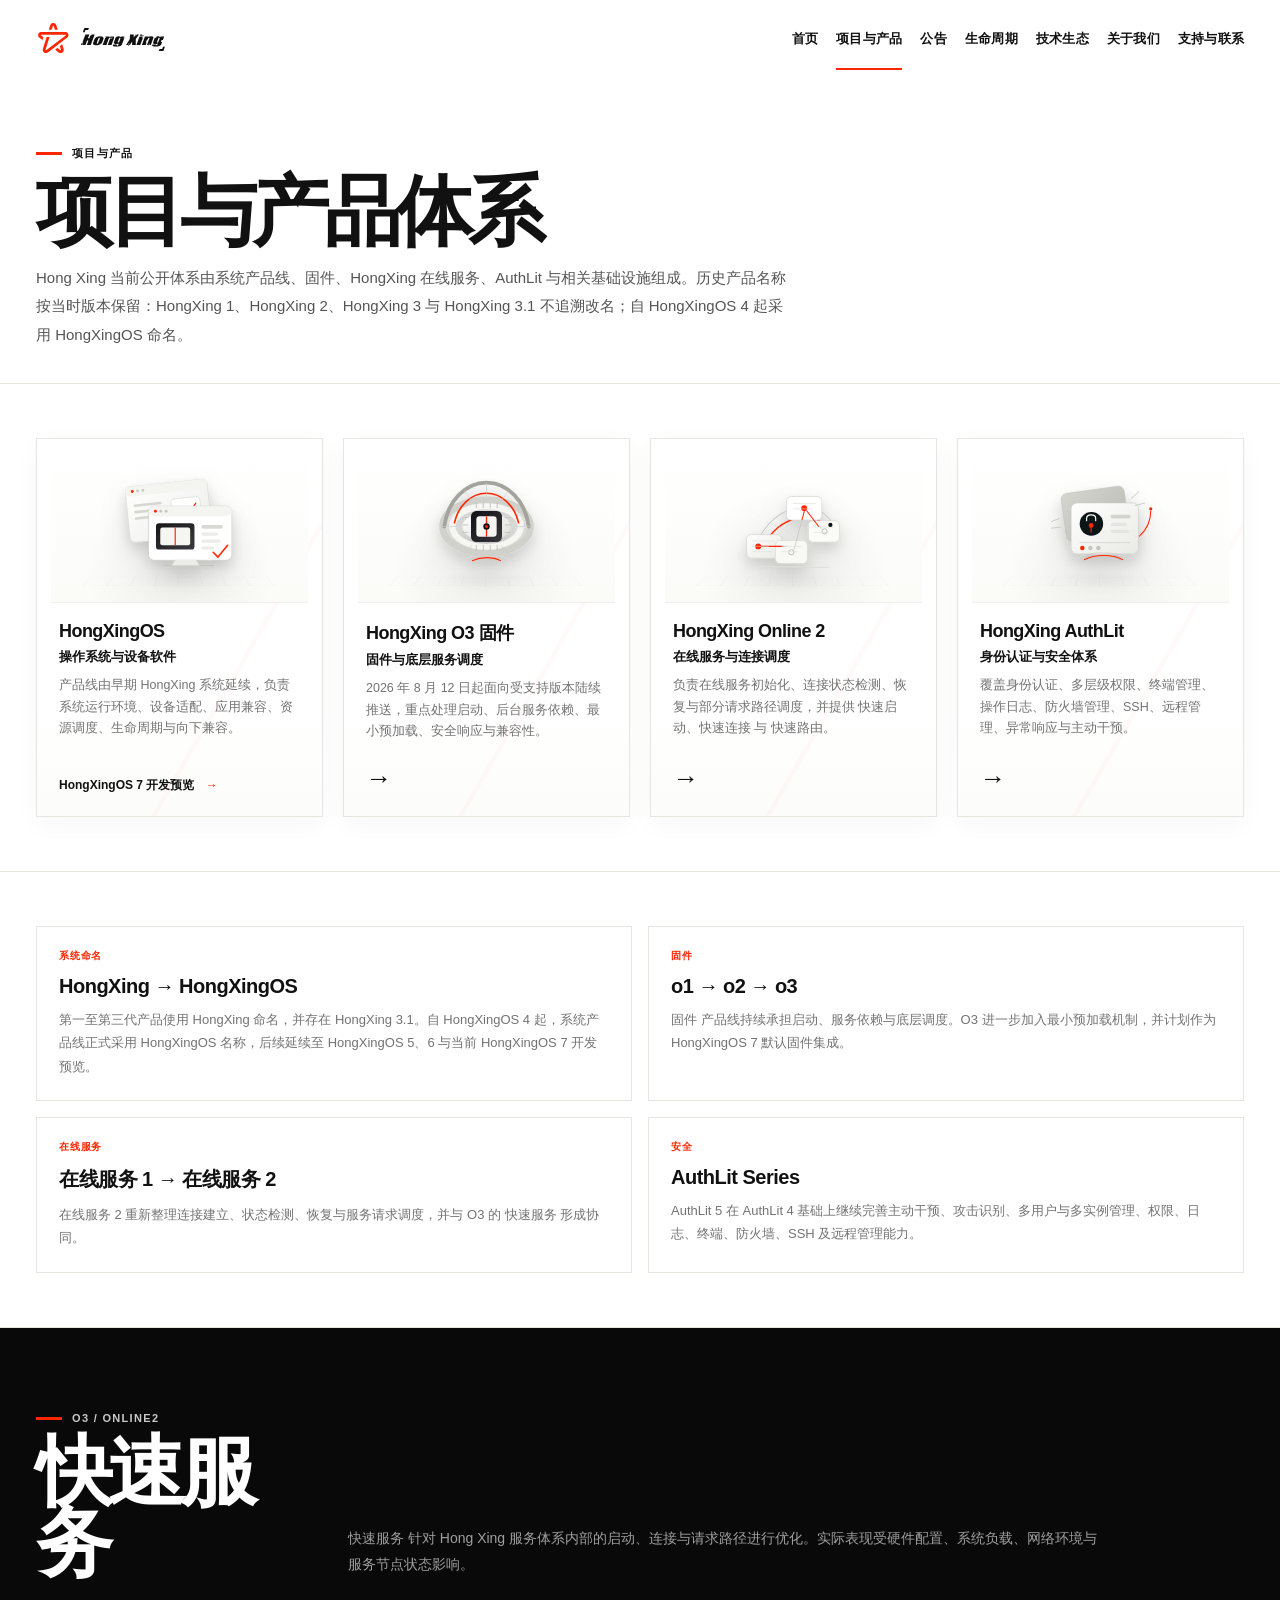
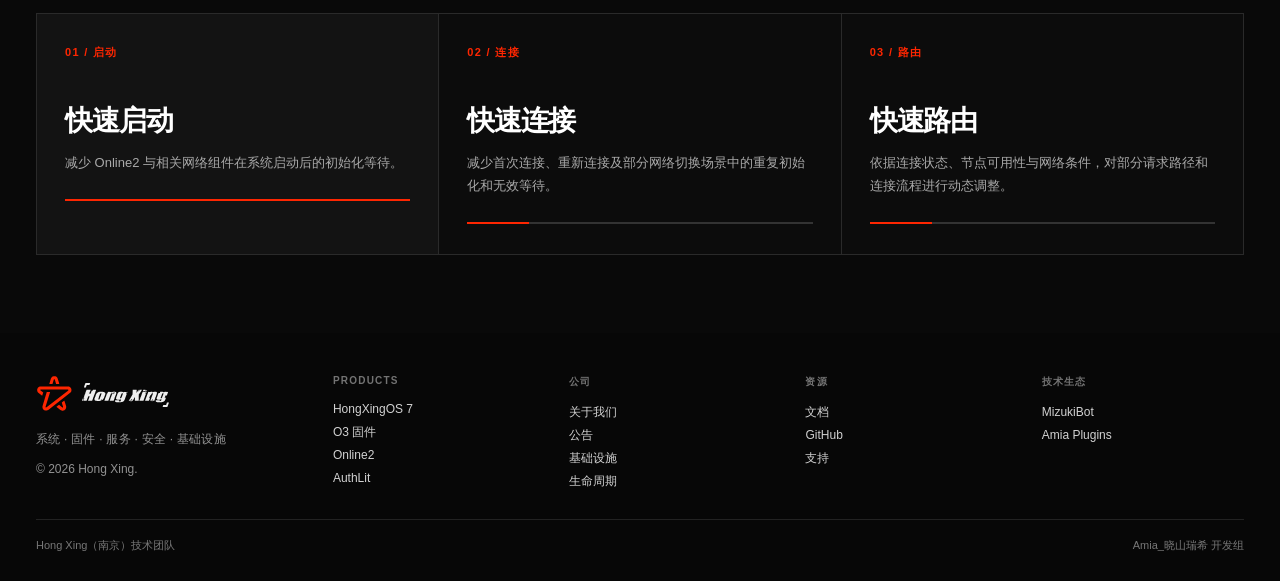
<file: projects.html>
<!doctype html><html lang="zh-CN"><head><meta charset="utf-8"><meta name="viewport" content="width=device-width,initial-scale=1,viewport-fit=cover"><meta name="theme-color" content="#ffffff"><title>项目与产品 · Hong Xing</title><meta name="description" content="Hong Xing 项目与产品体系"><link rel="stylesheet" href="assets/css/site-final.css?v=20260927-2"><link rel="stylesheet" href="assets/css/content-formal.css?v=20260927-2"></head><body data-page="projects"><header class="site-header"><div class="wrap nav"><a class="brand" href="index.html" aria-label="Hong Xing 首页"><img class="brand-mark" src="assets/img/hongxing-mark-exact.svg" alt=""><img class="brand-word" src="assets/img/hongxing-wordmark-exact.svg" alt="Hong Xing"></a><nav class="nav-links" aria-label="主导航"><a href="index.html">首页</a><a class="active" href="projects.html">项目与产品</a><a href="updates.html">公告</a><a href="lifecycle.html">生命周期</a><a href="ecosystem.html">技术生态</a><a href="about.html">关于我们</a><a href="support.html">支持与联系</a></nav><button class="menu-btn" aria-label="打开菜单" aria-expanded="false"><span></span><span></span><span></span></button></div><nav class="mobile-nav" aria-label="移动端导航"><a href="index.html">首页</a><a href="projects.html">项目与产品</a><a href="updates.html">公告</a><a href="lifecycle.html">生命周期</a><a href="ecosystem.html">技术生态</a><a href="about.html">关于我们</a><a href="support.html">支持与联系</a></nav></header><main><section class="page-hero"><div class="wrap reveal"><span class="kicker">项目与产品</span><h1>项目与产品体系</h1><p class="formal-lead">Hong Xing 当前公开体系由系统产品线、固件、HongXing 在线服务、AuthLit 与相关基础设施组成。历史产品名称按当时版本保留：HongXing 1、HongXing 2、HongXing 3 与 HongXing 3.1 不追溯改名；自 HongXingOS 4 起采用 HongXingOS 命名。</p></div></section><section class="page-block"><div class="wrap project-grid formal-projects"><article class="project-card reveal"><div class="project-art"><img src="assets/img/product-hongxingos.svg" alt="HongXingOS"></div><h3>HongXingOS</h3><strong>操作系统与设备软件</strong><p>产品线由早期 HongXing 系统延续，负责系统运行环境、设备适配、应用兼容、资源调度、生命周期与向下兼容。</p><a class="text-link" href="hongxingos7.html" style="margin-top:auto;padding-top:18px">HongXingOS 7 开发预览 <span>→</span></a></article><article class="project-card reveal"><div class="project-art"><img src="assets/img/product-o3.svg" alt="HongXing O3 固件"></div><h3>HongXing O3 固件</h3><strong>固件与底层服务调度</strong><p>2026 年 8 月 12 日起面向受支持版本陆续推送，重点处理启动、后台服务依赖、最小预加载、安全响应与兼容性。</p><div class="arrow">→</div></article><article class="project-card reveal"><div class="project-art"><img src="assets/img/product-online2.svg" alt="HongXing Online 2"></div><h3>HongXing Online 2</h3><strong>在线服务与连接调度</strong><p>负责在线服务初始化、连接状态检测、恢复与部分请求路径调度，并提供 快速启动、快速连接 与 快速路由。</p><div class="arrow">→</div></article><article class="project-card reveal"><div class="project-art"><img src="assets/img/product-authlit.svg" alt="HongXing AuthLit"></div><h3>HongXing AuthLit</h3><strong>身份认证与安全体系</strong><p>覆盖身份认证、多层级权限、终端管理、操作日志、防火墙管理、SSH、远程管理、异常响应与主动干预。</p><div class="arrow">→</div></article></div></section><section class="page-block"><div class="wrap formal-grid"><article class="formal-card reveal"><small>系统命名</small><h3>HongXing → HongXingOS</h3><p>第一至第三代产品使用 HongXing 命名，并存在 HongXing 3.1。自 HongXingOS 4 起，系统产品线正式采用 HongXingOS 名称，后续延续至 HongXingOS 5、6 与当前 HongXingOS 7 开发预览。</p></article><article class="formal-card reveal"><small>固件</small><h3>o1 → o2 → o3</h3><p>固件 产品线持续承担启动、服务依赖与底层调度。O3 进一步加入最小预加载机制，并计划作为 HongXingOS 7 默认固件集成。</p></article><article class="formal-card reveal"><small>在线服务</small><h3>在线服务 1 → 在线服务 2</h3><p>在线服务 2 重新整理连接建立、状态检测、恢复与服务请求调度，并与 O3 的 快速服务 形成协同。</p></article><article class="formal-card reveal"><small>安全</small><h3>AuthLit Series</h3><p>AuthLit 5 在 AuthLit 4 基础上继续完善主动干预、攻击识别、多用户与多实例管理、权限、日志、终端、防火墙、SSH 及远程管理能力。</p></article></div></section><section class="quick"><div class="wrap"><div class="quick-head reveal"><div><span class="kicker">O3 / Online2</span><h2>快速服务</h2></div><p class="quick-lead">快速服务 针对 Hong Xing 服务体系内部的启动、连接与请求路径进行优化。实际表现受硬件配置、系统负载、网络环境与服务节点状态影响。</p></div><div class="quick-grid"><article class="quick-card active reveal"><b>01 / 启动</b><h3>快速启动</h3><p>减少 Online2 与相关网络组件在系统启动后的初始化等待。</p><div class="bar"><i></i></div></article><article class="quick-card reveal"><b>02 / 连接</b><h3>快速连接</h3><p>减少首次连接、重新连接及部分网络切换场景中的重复初始化和无效等待。</p><div class="bar"><i></i></div></article><article class="quick-card reveal"><b>03 / 路由</b><h3>快速路由</h3><p>依据连接状态、节点可用性与网络条件，对部分请求路径和连接流程进行动态调整。</p><div class="bar"><i></i></div></article></div></div></section></main><footer class="footer"><div class="wrap"><div class="footer-grid"><div><div class="footer-brand"><img src="assets/img/hongxing-mark-exact.svg" alt=""><img src="assets/img/hongxing-wordmark-exact.svg" alt="Hong Xing"></div><p>系统 · 固件 · 服务 · 安全 · 基础设施</p><p>© 2026 Hong Xing.</p></div><div><h4>Products</h4><a href="hongxingos7.html">HongXingOS 7</a><a href="projects.html">O3 固件</a><a href="projects.html">Online2</a><a href="projects.html">AuthLit</a></div><div><h4>公司</h4><a href="about.html">关于我们</a><a href="updates.html">公告</a><a href="infrastructure.html">基础设施</a><a href="lifecycle.html">生命周期</a></div><div><h4>资源</h4><a href="https://help.mizuki.top/" target="_blank" rel="noreferrer">文档</a><a href="https://github.com/HX-Wrdzgzs" target="_blank" rel="noreferrer">GitHub</a><a href="support.html">支持</a></div><div><h4>技术生态</h4><a href="ecosystem.html">MizukiBot</a><a href="ecosystem.html">Amia Plugins</a></div></div><div class="footer-bottom"><span>Hong Xing（南京）技术团队</span><span>Amia_晓山瑞希 开发组</span></div></div></footer><script src="assets/js/site-final.js?v=20260927-2"></script></body></html>
</file>
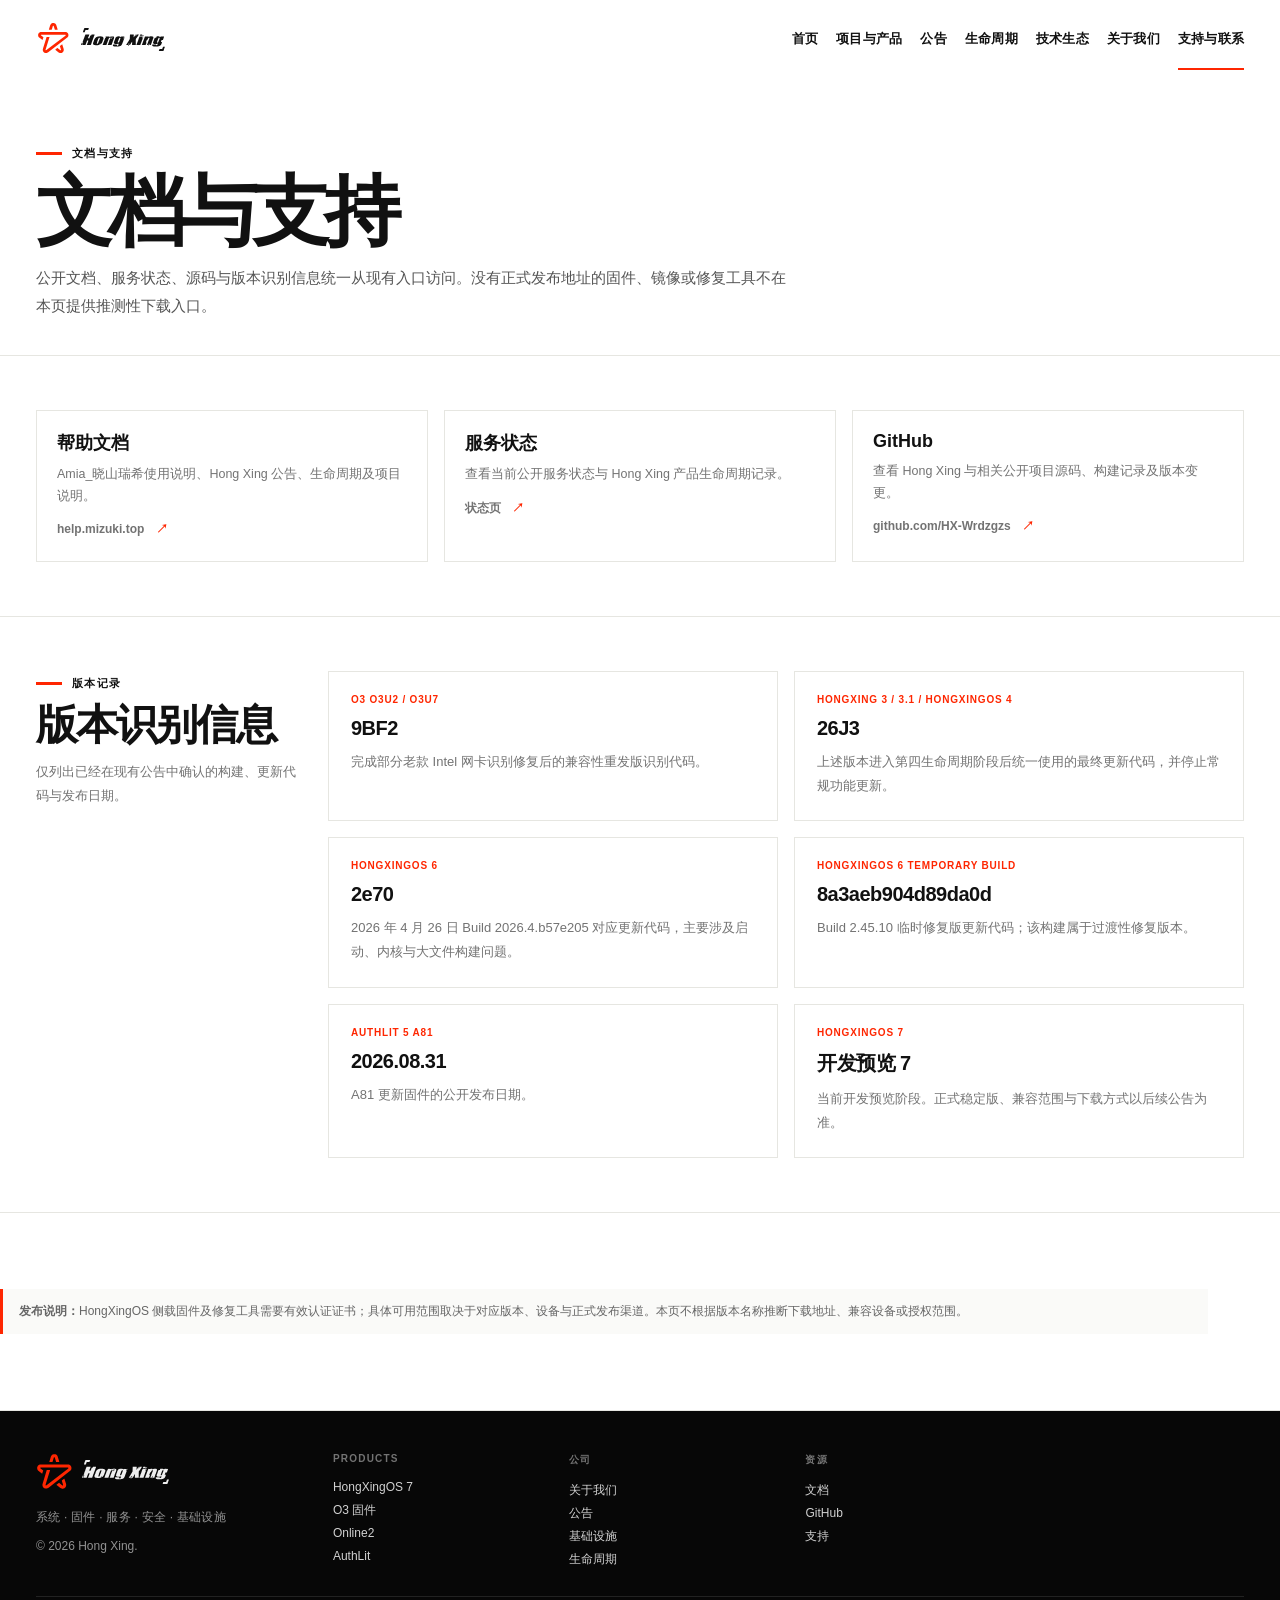
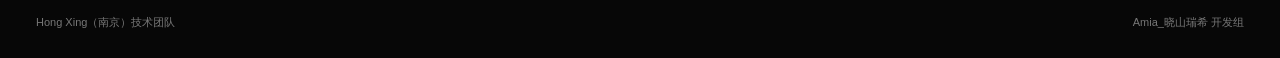
<file: support.html>
<!doctype html><html lang="zh-CN"><head><meta charset="utf-8"><meta name="viewport" content="width=device-width,initial-scale=1,viewport-fit=cover"><meta name="theme-color" content="#ffffff"><title>文档与支持 · Hong Xing</title><meta name="description" content="Hong Xing 文档、服务状态与版本识别信息"><link rel="stylesheet" href="assets/css/site-final.css?v=20260927-2"><link rel="stylesheet" href="assets/css/content-formal.css?v=20260927-2"></head><body data-page="support"><header class="site-header"><div class="wrap nav"><a class="brand" href="index.html" aria-label="Hong Xing 首页"><img class="brand-mark" src="assets/img/hongxing-mark-exact.svg" alt=""><img class="brand-word" src="assets/img/hongxing-wordmark-exact.svg" alt="Hong Xing"></a><nav class="nav-links" aria-label="主导航"><a href="index.html">首页</a><a href="projects.html">项目与产品</a><a href="updates.html">公告</a><a href="lifecycle.html">生命周期</a><a href="ecosystem.html">技术生态</a><a href="about.html">关于我们</a><a class="active" href="support.html">支持与联系</a></nav><button class="menu-btn" aria-label="打开菜单" aria-expanded="false"><span></span><span></span><span></span></button></div><nav class="mobile-nav" aria-label="移动端导航"><a href="index.html">首页</a><a href="projects.html">项目与产品</a><a href="updates.html">公告</a><a href="lifecycle.html">生命周期</a><a href="ecosystem.html">技术生态</a><a href="about.html">关于我们</a><a href="support.html">支持与联系</a></nav></header><main><section class="page-hero"><div class="wrap reveal"><span class="kicker">文档与支持</span><h1>文档与支持</h1><p class="formal-lead">公开文档、服务状态、源码与版本识别信息统一从现有入口访问。没有正式发布地址的固件、镜像或修复工具不在本页提供推测性下载入口。</p></div></section><section class="page-block"><div class="wrap status-grid"><article class="status reveal"><h3>帮助文档</h3><p>Amia_晓山瑞希使用说明、Hong Xing 公告、生命周期及项目说明。</p><p style="margin-top:12px"><a class="text-link" href="https://help.mizuki.top/" target="_blank" rel="noreferrer">help.mizuki.top <span>↗</span></a></p></article><article class="status reveal"><h3>服务状态</h3><p>查看当前公开服务状态与 Hong Xing 产品生命周期记录。</p><p style="margin-top:12px"><a class="text-link" href="https://help.mizuki.top/status" target="_blank" rel="noreferrer">状态页 <span>↗</span></a></p></article><article class="status reveal"><h3>GitHub</h3><p>查看 Hong Xing 与相关公开项目源码、构建记录及版本变更。</p><p style="margin-top:12px"><a class="text-link" href="https://github.com/HX-Wrdzgzs" target="_blank" rel="noreferrer">github.com/HX-Wrdzgzs <span>↗</span></a></p></article></div></section><section class="page-block"><div class="wrap history-intro"><div class="reveal"><span class="kicker">版本记录</span><h2>版本识别信息</h2><p>仅列出已经在现有公告中确认的构建、更新代码与发布日期。</p></div><div class="formal-grid"><article class="formal-card reveal"><small>O3 o3u2 / o3u7</small><h3>9BF2</h3><p>完成部分老款 Intel 网卡识别修复后的兼容性重发版识别代码。</p></article><article class="formal-card reveal"><small>HongXing 3 / 3.1 / HongXingOS 4</small><h3>26J3</h3><p>上述版本进入第四生命周期阶段后统一使用的最终更新代码，并停止常规功能更新。</p></article><article class="formal-card reveal"><small>HongXingOS 6</small><h3>2e70</h3><p>2026 年 4 月 26 日 Build 2026.4.b57e205 对应更新代码，主要涉及启动、内核与大文件构建问题。</p></article><article class="formal-card reveal"><small>HongXingOS 6 Temporary Build</small><h3>8a3aeb904d89da0d</h3><p>Build 2.45.10 临时修复版更新代码；该构建属于过渡性修复版本。</p></article><article class="formal-card reveal"><small>AuthLit 5 A81</small><h3>2026.08.31</h3><p>A81 更新固件的公开发布日期。</p></article><article class="formal-card reveal"><small>HongXingOS 7</small><h3>开发预览 7</h3><p>当前开发预览阶段。正式稳定版、兼容范围与下载方式以后续公告为准。</p></article></div></div></section><section class="page-block"><div class="wrap source-note reveal"><strong>发布说明：</strong>HongXingOS 侧载固件及修复工具需要有效认证证书；具体可用范围取决于对应版本、设备与正式发布渠道。本页不根据版本名称推断下载地址、兼容设备或授权范围。</div></section></main><footer class="footer"><div class="wrap"><div class="footer-grid"><div><div class="footer-brand"><img src="assets/img/hongxing-mark-exact.svg" alt=""><img src="assets/img/hongxing-wordmark-exact.svg" alt="Hong Xing"></div><p>系统 · 固件 · 服务 · 安全 · 基础设施</p><p>© 2026 Hong Xing.</p></div><div><h4>Products</h4><a href="hongxingos7.html">HongXingOS 7</a><a href="projects.html">O3 固件</a><a href="projects.html">Online2</a><a href="projects.html">AuthLit</a></div><div><h4>公司</h4><a href="about.html">关于我们</a><a href="updates.html">公告</a><a href="infrastructure.html">基础设施</a><a href="lifecycle.html">生命周期</a></div><div><h4>资源</h4><a href="https://help.mizuki.top/" target="_blank" rel="noreferrer">文档</a><a href="https://github.com/HX-Wrdzgzs" target="_blank" rel="noreferrer">GitHub</a><a href="support.html">支持</a></div></div><div class="footer-bottom"><span>Hong Xing（南京）技术团队</span><span>Amia_晓山瑞希 开发组</span></div></div></footer><script src="assets/js/site-final.js?v=20260927-2"></script></body></html>
</file>
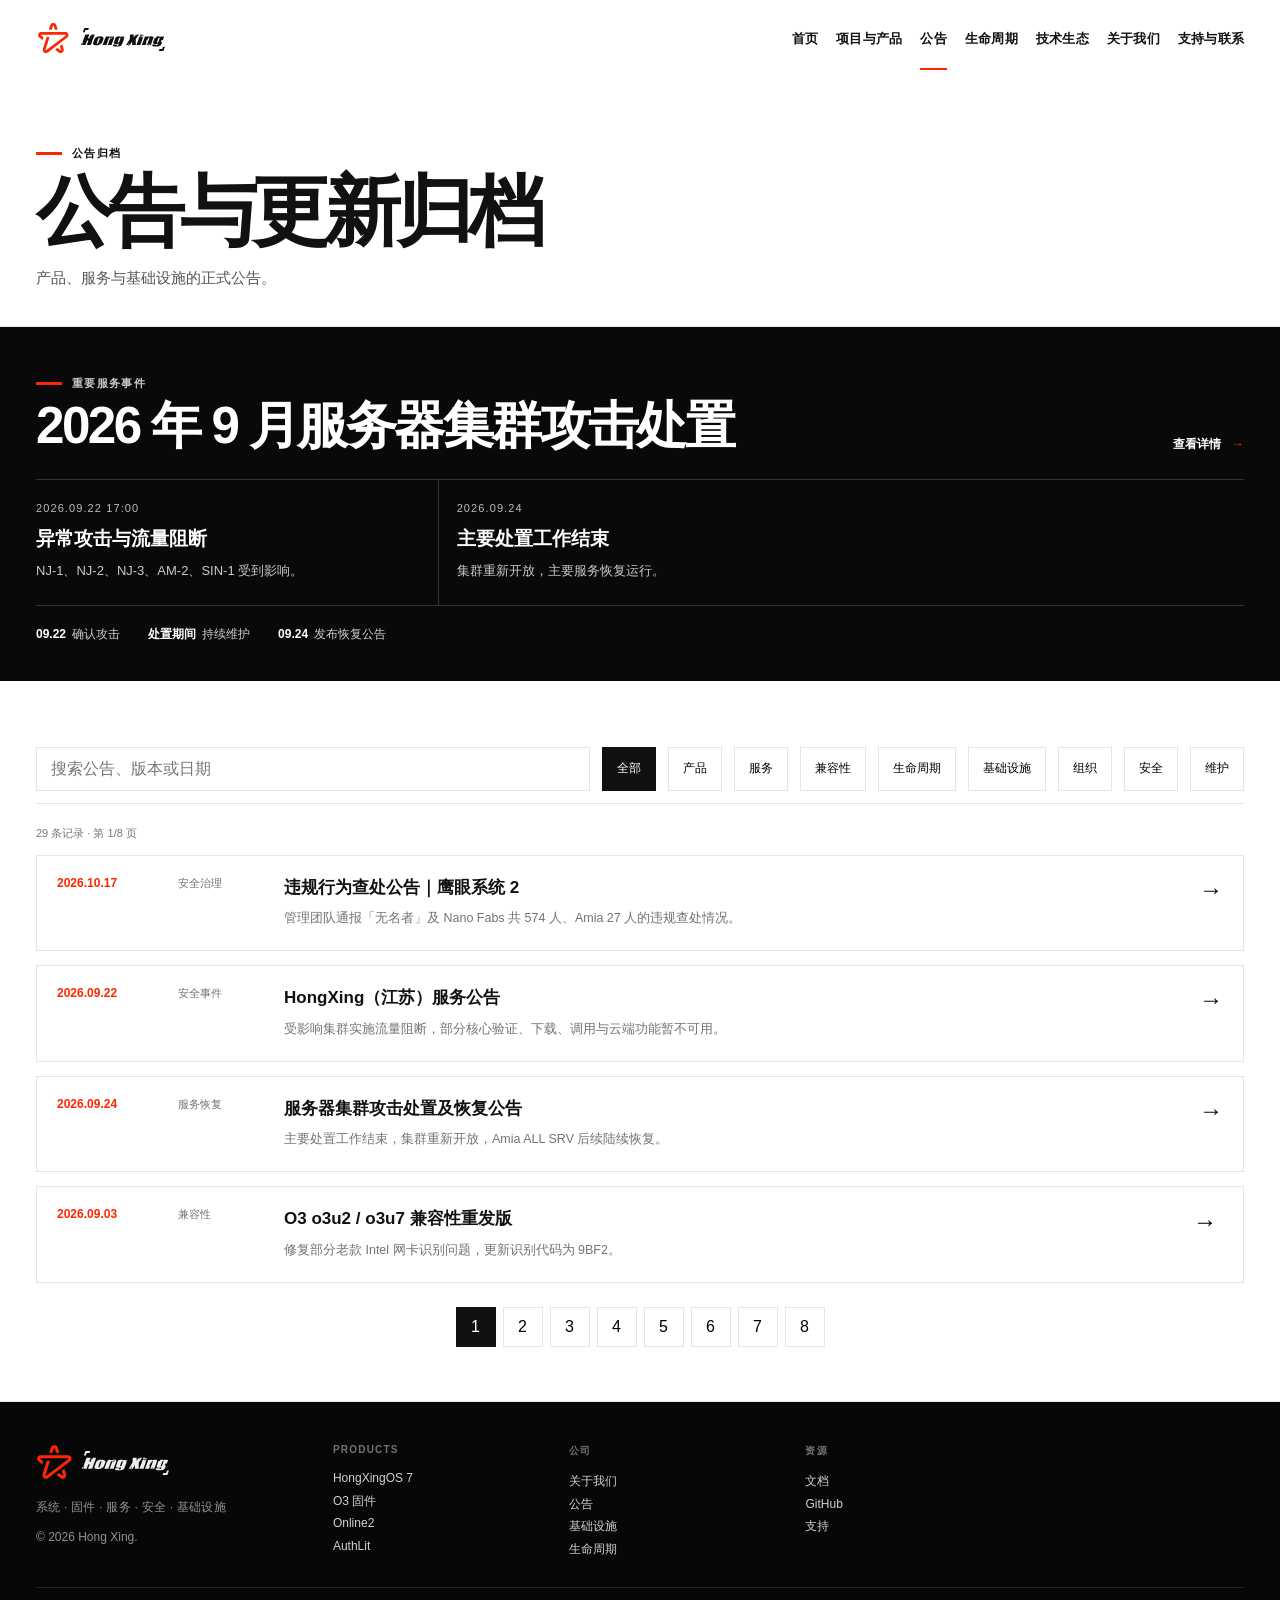
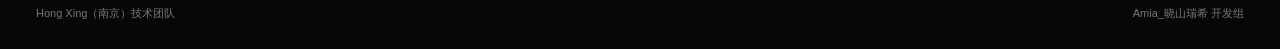
<file: updates.html>
<!doctype html><html lang="zh-CN"><head><meta charset="utf-8"><meta name="viewport" content="width=device-width,initial-scale=1,viewport-fit=cover"><meta name="theme-color" content="#ffffff"><title>公告归档 · Hong Xing</title><meta name="description" content="Hong Xing 产品、服务、兼容性、生命周期、安全与基础设施公告归档"><link rel="stylesheet" href="assets/css/site-final.css?v=20260927-2"><link rel="stylesheet" href="assets/css/content-formal.css?v=20260927-2"></head><body data-page="updates"><header class="site-header"><div class="wrap nav"><a class="brand" href="index.html" aria-label="Hong Xing 首页"><img class="brand-mark" src="assets/img/hongxing-mark-exact.svg" alt=""><img class="brand-word" src="assets/img/hongxing-wordmark-exact.svg" alt="Hong Xing"></a><nav class="nav-links" aria-label="主导航"><a href="index.html">首页</a><a href="projects.html">项目与产品</a><a class="active" href="updates.html">公告</a><a href="lifecycle.html">生命周期</a><a href="ecosystem.html">技术生态</a><a href="about.html">关于我们</a><a href="support.html">支持与联系</a></nav><button class="menu-btn" aria-label="打开菜单" aria-expanded="false"><span></span><span></span><span></span></button></div><nav class="mobile-nav" aria-label="移动端导航"><a href="index.html">首页</a><a href="projects.html">项目与产品</a><a href="updates.html">公告</a><a href="lifecycle.html">生命周期</a><a href="ecosystem.html">技术生态</a><a href="about.html">关于我们</a><a href="support.html">支持与联系</a></nav></header><main><section class="page-hero"><div class="wrap reveal"><span class="kicker">公告归档</span><h1>公告与更新归档</h1><p class="formal-lead">产品、服务与基础设施的正式公告。</p></div></section><section class="hx-notice-summary"><div class="wrap">
  <div class="hx-notice-summary-head"><div><span class="kicker">重要服务事件</span><h2>2026 年 9 月服务器集群攻击处置</h2></div><a class="text-link" href="notices.html">查看详情 <span>→</span></a></div>
  <div class="hx-notice-summary-grid">
    <article><time>2026.09.22 17:00</time><h3>异常攻击与流量阻断</h3><p>NJ-1、NJ-2、NJ-3、AM-2、SIN-1 受到影响。</p></article>
    <article><time>2026.09.24</time><h3>主要处置工作结束</h3><p>集群重新开放，主要服务恢复运行。</p></article>
  </div>
  <div class="hx-notice-mini-timeline"><span><b>09.22</b>确认攻击</span><span><b>处置期间</b>持续维护</span><span><b>09.24</b>发布恢复公告</span></div>
</div></section>
<section class="page-block"><div class="wrap"><div class="updates-tools"><input class="search" data-search type="search" placeholder="搜索公告、版本或日期"><button class="filter active" data-filter="all">全部</button><button class="filter" data-filter="product">产品</button><button class="filter" data-filter="service">服务</button><button class="filter" data-filter="compatibility">兼容性</button><button class="filter" data-filter="lifecycle">生命周期</button><button class="filter" data-filter="migration">基础设施</button><button class="filter" data-filter="team">组织</button><button class="filter" data-filter="security">安全</button><button class="filter" data-filter="maintenance">维护</button></div><p data-summary></p><div class="update-list">
<article class="update-row reveal" data-category="security" data-date="2026.10.17" data-title="违规行为查处公告｜HongXing 鹰眼系统 2" data-detail="HongXing 管理团队于 2026 年 10 月 17 日通报：鹰眼系统 2 已上线；近两日查处扰乱经济系统、使用外挂、物资透视、自瞄、试图绕过安全词机制等违规行为。「无名者」及 Nano Fabs 累计查处 574 名违规用户，Amia 累计查处 27 名违规用户。处置名单及结果将在后续统一公示。如发现异常或漏洞，请在群内联系管理员或群主。"><time>2026.10.17</time><span class="cat">安全治理</span><div><h3>违规行为查处公告｜鹰眼系统 2</h3><p>管理团队通报「无名者」及 Nano Fabs 共 574 人、Amia 27 人的违规查处情况。</p></div><a class="detail-btn" href="notices.html#eagle-eye-2" aria-label="查看违规行为查处公告全文">→</a></article>

<article class="update-row reveal" data-category="security" data-date="2026.09.22 17:00" data-title="HongXing（江苏）服务公告：服务器集群异常攻击" data-detail="北京时间 2026 年 9 月 22 日 17:00，HongXing（江苏）所有服务集群遭遇来自未知来源的异常攻击。公告确认受到影响的集群包括 NJ-1、NJ-2、NJ-3、AM-2、SIN-1；AuthLit 触发安全干预机制，受影响服务实施流量阻断，并临时关闭部分验证、下载、调用及云端相关功能。攻击来源、攻击路径和具体方式在公告发布时仍处于调查阶段。">
  <time>2026.09.22</time><span class="cat">安全事件</span><div><h3>HongXing（江苏）服务公告</h3><p>受影响集群实施流量阻断，部分核心验证、下载、调用与云端功能暂不可用。</p></div><a class="detail-btn" href="notices.html" aria-label="查看完整公告">→</a>
</article>
<article class="update-row reveal" data-category="service" data-date="2026.09.24" data-title="服务器集群攻击处置及恢复公告" data-detail="恢复公告称本轮攻击处置与维护工作历时 43 小时，团队完成调查并确认主要攻击来源。所有服务器集群现已重新开放；维护期间曾因防护策略执行拒绝所有流量，部分内网流量一并受到影响。除 Amia ALL SRV 外，其余主要服务已恢复，Amia ALL SRV 将陆续恢复；本次维护同步完成 PJSK v3 模块更新。">
  <time>2026.09.24</time><span class="cat">服务恢复</span><div><h3>服务器集群攻击处置及恢复公告</h3><p>主要处置工作结束，集群重新开放，Amia ALL SRV 后续陆续恢复。</p></div><a class="detail-btn" href="notices.html" aria-label="查看完整公告">→</a>
</article>
<article class="update-row reveal" data-category="compatibility" data-date="2026.09.03" data-title="HongXing O3 o3u2 / o3u7 兼容性重发版" data-detail="o3u2 与 o3u7 出现小范围兼容性问题，原因为部分较老型号 Intel 网卡无法正常识别。相关版本已重新发布并补充识别处理；最新更新识别代码为 9BF2。"><time>2026.09.03</time><span class="cat">兼容性</span><div><h3>O3 o3u2 / o3u7 兼容性重发版</h3><p>修复部分老款 Intel 网卡识别问题，更新识别代码为 9BF2。</p></div><button class="detail-btn" aria-label="查看详情">→</button></article>
<article class="update-row reveal" data-category="migration" data-date="2026.08.31" data-title="HongXing（南京）技术调整与服务迁移" data-detail="原 HongXing（苏州）网络机房开始向南京地区迁移。Amia_晓山瑞希旗下服务已接入 HongXing（南京）网络机房，后续预计继续完成相关服务及数据整体迁移。迁移完成后，南京节点除承担现有服务基础设施外，也将作为备用下载服务器，用于资源分发、下载服务及必要情况下的备用节点。迁移期间部分服务可能短时调整。"><time>2026.08.31</time><span class="cat">基础设施</span><div><h3>南京技术调整与服务迁移</h3><p>Amia 相关服务接入南京网络机房，服务、数据与资源继续迁移。</p></div><button class="detail-btn">→</button></article>
<article class="update-row reveal" data-category="product" data-date="2026.08.31" data-title="HongXing AuthLit 5 A81 更新固件发布" data-detail="2026 年 8 月 30 日组织调整公告确认，HongXing AuthLit 5 A81 更新固件于 8 月 31 日正式发布。"><time>2026.08.31</time><span class="cat">AuthLit</span><div><h3>AuthLit 5 A81 更新固件发布</h3><p>A81 更新固件进入正式发布节点。</p></div><button class="detail-btn">→</button></article>
<article class="update-row reveal" data-category="team" data-date="2026.08.30" data-title="组织及业务调整公告" data-detail="Hong Xing 将于 2026 年下半年停止在苏州地区继续发展，并逐步完成现有业务、开发工作及团队资源迁移。原苏州开发部整体迁移至南京；原苏州技术团队调整为 HongXing（江苏）技术团队，后续主要工作以南京为核心。既定项目及版本计划原则上不受区域调整影响；HongXingOS 7 下半年整体发布计划在该公告中确认保持推进。"><time>2026.08.30</time><span class="cat">组织</span><div><h3>组织及业务调整公告</h3><p>开发、技术、业务与团队资源逐步由苏州向南京集中。</p></div><button class="detail-btn">→</button></article>
<article class="update-row reveal" data-category="product" data-date="2026.08.12" data-title="HongXing O3 固件发布及服务调整" data-detail="HongXing O3 自 2026 年 8 月 12 日起面向全部受支持版本陆续推送。内部同配置测试中，系统启动速度最高提升约 20%，软件交互、网络服务及相关后台流程综合优化幅度最高约 42%，部分核心服务在启动后约 2 秒进入可响应状态；上述数据仅代表内部测试环境，实际表现受硬件、网络、系统负载、服务节点与安装组件影响。O3 正式集成 HongXing Online2 快速服务，包括 快速启动、快速连接 与 快速路由；继续执行向下兼容计划；采用服务精简与最小预加载机制；调整 AuthLit Series 的认证、状态检测、异常响应与干预流程。O3 计划作为 HongXingOS 7 默认固件集成，O2 计划于 2027 年停止服务与维护。开发技术部同时新增办公地点：鼓楼创新广场 B 栋 9 楼，原办公地址继续保留。"><time>2026.08.12</time><span class="cat">O3</span><div><h3>HongXing O3 固件发布及服务调整</h3><p>启动 O3 推送，正式集成 Online2 快速服务，并继续兼容与预加载优化。</p></div><button class="detail-btn">→</button></article>
<article class="update-row reveal" data-category="service" data-date="2026.08.01" data-title="NF1 / NF2 与 Earth DLC 停止服务" data-detail="Hong Xing 计划于 2026 年 8 月 1 日停止 NF1 与 NF2 游戏服务，并同步下架 Earth DLC。相关 Store 商城在服务停止前关闭；仍在使用相关服务的用户需提前完成必要的数据备份与迁移。原项目人员根据实际情况调整至其他开发部门。"><time>2026.08.01</time><span class="cat">服务</span><div><h3>NF1 / NF2 与 Earth DLC 停止服务</h3><p>游戏服务、DLC 与相关 Store 进入停止运营阶段。</p></div><button class="detail-btn">→</button></article>
<article class="update-row reveal" data-category="product" data-date="2026.07.30" data-title="HongXing Nano Lab 发布计划" data-detail="HongXing Nano Lab 计划于 2026 年 7 月 30 日发布，属于 AuthLit Lite 系列，面向资源相对有限的部署环境。当前测试条件下内存占用相较现有方案降低约 20%，实际效果因硬件、部署方式与负载而异。Nano Lab 支持侧载方式部署，但仍需联网证书完成授权验证；新版加强激活验证并精简底层组件。Nano Lab 内置 HongXingOS 5，该系统基于 Linux 修改与适配。Intel、AMD 平台已完成基础测试，ARM 暂不在本次支持范围内。"><time>2026.07.30</time><span class="cat">Nano Lab</span><div><h3>HongXing Nano Lab 发布计划</h3><p>AuthLit Lite 方向面向资源有限环境进入发布阶段。</p></div><button class="detail-btn">→</button></article>
<article class="update-row reveal" data-category="product" data-date="2026.07" data-title="HongXing AuthLit 5 正式发布" data-detail="经过多轮内部测试与问题修正，HongXing AuthLit 5 达到现阶段发布标准。在 AuthLit 4 基础上新增或完善安全事件主动干预、攻击行为识别与预警、多用户身份统一管理、多实例统一管理、多层级权限管理、用户操作日志、安全防护操作日志、终端设备管理、多模式防火墙管理、SSH 管理与远程管理。任何安全系统均不能保证在所有环境下完全避免风险，相关能力将依据安全反馈和运行结果持续维护。"><time>2026.07</time><span class="cat">AuthLit</span><div><h3>HongXing AuthLit 5 正式发布</h3><p>认证、安全、终端、权限、日志与远程管理体系进入新一代版本。</p></div><button class="detail-btn">→</button></article>
<article class="update-row reveal" data-category="lifecycle" data-date="2026.07" data-title="HongXing 3 / HongXing 3.1 / HongXingOS 4 生命周期调整" data-detail="HongXing 3、HongXing 3.1 与 HongXingOS 4 进入产品生命周期第四阶段，并停止常规功能更新。上述版本最终更新代码统一为 26J3。Hong Xing 仍提供必要的系统升级渠道，帮助符合条件的用户迁移至 HongXingOS 5。"><time>2026.07</time><span class="cat">生命周期</span><div><h3>HongXing 3 / 3.1 / HongXingOS 4 生命周期调整</h3><p>停止常规功能更新，最终更新代码统一为 26J3。</p></div><button class="detail-btn">→</button></article>
<article class="update-row reveal" data-category="team" data-date="2026.07" data-title="2026 年 7 月重大事件处理与用户补偿" data-detail="针对 2026 年 7 月重大事件及其影响，Hong Xing 公布内部处理与补偿安排：涉事员工停职并继续调查；仍在订阅 AuthLit 系列服务的用户赠送三个月使用时间；符合条件且再次续订的用户提供一次八折续订优惠。补偿范围、领取方式、适用条件与有效期限以后续正式通知为准。内部管理流程、权限控制与风险响应制度同时进入重新审查。"><time>2026.07</time><span class="cat">组织</span><div><h3>重大事件处理与用户补偿</h3><p>启动内部调查与整改，并公布 AuthLit 用户补偿安排。</p></div><button class="detail-btn">→</button></article>
<article class="update-row reveal" data-category="product" data-date="2026.07" data-title="HongXingOS 7 开发计划调整（历史状态）" data-detail="受 2026 年 7 月重大事件及资源重新分配影响，Hong Xing 当时暂停包括 HongXingOS 7 在内的部分项目开发，并推迟原定发布时间，暂不公布新的预计发布日期。该状态属于历史记录；8 月 12 日 O3 公告重新给出 HongXingOS 7 集成计划，8 月 30 日组织调整公告进一步确认整体发布计划继续推进。"><time>2026.07</time><span class="cat">OS7</span><div><h3>HongXingOS 7 开发计划调整</h3><p>7 月曾暂停与延期；后续计划已由 8 月公告更新。</p></div><button class="detail-btn">→</button></article>
<article class="update-row reveal" data-category="migration" data-date="2026.07" data-title="全机房、服务与网络停机维护计划" data-detail="曾计划于 2026 年 7 月 7 日至 10 日或 16 日，对全部机房、服务及网络进行停机维护，用于完成底层框架更换并预部署新的系统、网络与服务；另计划于 7 月 8 日进行业务调整，开发团队同时停止一部分服务。上述安排均为计划记录，实际执行与最终方案以当时正式公告为准。"><time>2026.07</time><span class="cat">维护计划</span><div><h3>全机房、服务与网络停机维护计划</h3><p>计划更换底层框架并预部署新的系统、网络与服务。</p></div><button class="detail-btn">→</button></article>
<article class="update-row reveal" data-category="security" data-date="2026.07" data-title="HongXing 系统更新：安全、问题、功能与性能" data-detail="安全修复：处理 HongXing Update 模块劫持风险；处理系统生命周期第二阶段 Int Economy 注入漏洞；修复 AuthLit 4 时间字段问题并将年份由两位扩展为四位。问题修复：处理 HongXing Update 更新代码与内容不符、错码与乱码；修复 HongXingOS 4 26.4 的风扇转速、内存显示、CPU 信息与进程关闭问题；修复 HongXingOS 5 26.02.20ed 进程管理器 NaN/乱码；修复 AuthLit 4 主动干预导致的不响应与黑屏；修复 Nano View 02 的 2FA、二维码、账号验证与 Auth 失效问题。功能更新：更新 HongXingOS 4 应用适配层；更新 HongXingOS 5 UI、设备底层数据、Auth 验证、自主学习与自适应能力；加入虚拟空白权限和权限访问脚印机制；更新 WLAN 双网络加速。性能优化：优化 HongXingOS 6 应用适配、Scan、CPU/内存/GPU 调度与多核负载均衡，并新增 Intel 第 10 代及更新处理器支持；继续重构 HongXing 3.1 历史代码；优化 AuthLit 4/5 与 Nano 的加载、读取和服务响应；优化功耗。其他：开放 HongXingOS 侧载固件及修复工具，但需内置有效认证证书；继续重写用户界面。"><time>2026.07</time><span class="cat">系统更新</span><div><h3>安全、问题、功能与性能集中更新</h3><p>覆盖 Update、HongXing 3.1、HongXingOS 4/5/6、AuthLit 4/5 与 Nano。</p></div><button class="detail-btn">→</button></article>
<article class="update-row reveal" data-category="product" data-date="2026.07" data-title="Fabs AI 内测进展" data-detail="Fabs AI 已应用于部分更新流程及系统底层开发工作。现阶段已完成七轮测试，整体表现基本符合预期，但在细节处理、稳定性及复杂场景适配方面仍存在问题。原计划于 2026 年 8 月面向部分用户开展分批小范围内测；当前仍属于测试阶段，不建议用于对稳定性要求较高的生产环境。"><time>2026.07</time><span class="cat">研发</span><div><h3>Fabs AI 内测进展</h3><p>完成七轮测试，继续处理稳定性与复杂场景适配问题。</p></div><button class="detail-btn">→</button></article>
<article class="update-row reveal" data-category="migration" data-date="2026.07.05" data-title="机房与服务资源调整" data-detail="由于苏州机房已无充足额外资源，Hong Xing 于 2026 年 7 月 5 日停止部分海外服务，Bot 一号服务器停止运行。南京机房对部分服务实施带宽和流量限制，以控制运营成本并优先保障核心业务稳定；苏州机房同时停止为部分第三方服务提供托管。相关服务根据实际情况迁移、终止或另行协商。"><time>2026.07.05</time><span class="cat">基础设施</span><div><h3>机房与服务资源调整</h3><p>苏州资源收缩，南京节点开始承担更多核心服务资源。</p></div><button class="detail-btn">→</button></article>
<article class="update-row reveal" data-category="maintenance" data-date="2026.05.30" data-title="开发组维护调整" data-detail="受开发人员工作安排影响，部分一线开发工作暂停，相关项目进入低频维护阶段，优先处理服务可用性、严重故障与必要安全问题。"><time>2026.05.30</time><span class="cat">维护</span><div><h3>开发组维护调整</h3><p>部分项目转入低频维护，优先保障可用性、严重故障与安全。</p></div><button class="detail-btn">→</button></article>
<article class="update-row reveal" data-category="product" data-date="2026.04.28–30" data-title="Ospalin HongXingOS 8 停机安装" data-detail="4 月 28 日至 30 日计划对 Ospalin HongXingOS 8 系统进行停机安装。该系统主要面向部分营销分析与部分安全防护需求，用于在相应层面支持用户数据隐私保护。"><time>2026.04.28–30</time><span class="cat">Ospalin</span><div><h3>Ospalin HongXingOS 8 停机安装</h3><p>面向部分营销分析与安全防护业务进行系统安装。</p></div><button class="detail-btn">→</button></article>
<article class="update-row reveal" data-category="product" data-date="2026.04.26" data-title="HongXingOS 6 Build 2026.4.b57e205" data-detail="2026 年 4 月 26 日提交 HongXingOS 6 Build 2026.4.b57e205，更新代码 2e70。主要修复启动过程中的内核崩溃、卡死等无法正常启动异常，以及构建较大文件时的乱码或无响应问题；同时优化启动流程并缩短系统自检时间。"><time>2026.04.26</time><span class="cat">OS6</span><div><h3>HongXingOS 6 新构建发布</h3><p>Build 2026.4.b57e205 · 更新代码 2e70。</p></div><button class="detail-btn">→</button></article>
<article class="update-row reveal" data-category="security" data-date="2026.04.25–26" data-title="HongXing AuthLit 4 安全升级" data-detail="针对 4 月 12 日发生的外部攻击，HongXing AuthLit 4 于 4 月 25 日至 26 日进行版本更新。更新提高 AuthLit 权限级别至仅次于系统管理员，并加入主动干预固件，用于在一定范围内对来源不明、可能危害系统的可交互内容进行主动干预。"><time>2026.04.25–26</time><span class="cat">安全</span><div><h3>AuthLit 4 安全升级</h3><p>针对外部攻击强化权限与主动干预机制。</p></div><button class="detail-btn">→</button></article>
<article class="update-row reveal" data-category="team" data-date="2026.04.22" data-title="HongXing（江苏）工作室 5 月工作与产品规划" data-detail="4 月 22 日公告集中说明 Ospalin HongXingOS 8 停机安装、新机房选址、HongXingOS 7 首轮内部测试规划、AuthLit 4 安全升级、人员工作调整与 HongXingOS 6 新构建。当时 HongXingOS 7 首轮内部测试计划于 2026 年 10 月启动，并基于 6.1 内核方向构建；该计划后来经历 7 月暂停与 8 月重新调整。人员方面，相关开发者于 3 月 14 日提交离职申请，计划自 6 月 23 日由一线转为二线开发并主要负责内核及重大问题，预计 2027 年第一季度退出并完成项目交接。"><time>2026.04.22</time><span class="cat">规划</span><div><h3>5 月工作与产品规划</h3><p>集中发布机房、OS7、AuthLit 4、OS6 与人员安排。</p></div><button class="detail-btn">→</button></article>
<article class="update-row reveal" data-category="migration" data-date="2026.04.18–19" data-title="苏州新机房选址与建设规划" data-detail="4 月 18 日至 19 日确认新机房选址江苏省苏州市。当时计划于 2026 年上半年完成建设，并于下半年视情况分批迁移部分服务。该规划后来因资源与组织调整发生变化，8 月后基础设施重心转向南京。"><time>2026.04.18–19</time><span class="cat">基础设施</span><div><h3>苏州新机房选址与建设规划</h3><p>当时计划完成苏州新机房建设并在下半年分批迁移服务。</p></div><button class="detail-btn">→</button></article>
<article class="update-row reveal" data-category="security" data-date="2026.04.12" data-title="HongXing AuthLit 服务遭受外部攻击" data-detail="HongXing AuthLit 服务遭受未知来源攻击，期间可能无法正常提供服务。后续 AuthLit 4 更新针对该事件提升权限等级并加入主动干预能力。同一阶段 OS6 Dev 版本进入发布。"><time>2026.04.12</time><span class="cat">安全</span><div><h3>AuthLit 服务遭受外部攻击</h3><p>服务可用性受到影响，后续通过 AuthLit 4 更新进行针对性加固。</p></div><button class="detail-btn">→</button></article>
<article class="update-row reveal" data-category="maintenance" data-date="2026.02.20" data-title="HongXingOS 6 三月 Dev 版修复" data-detail="HongXingOS 6 三月 Dev 版本继续处理内核假死问题。"><time>2026.02.20</time><span class="cat">OS6</span><div><h3>HongXingOS 6 三月 Dev 版修复</h3><p>继续处理内核假死问题。</p></div><button class="detail-btn">→</button></article>
<article class="update-row reveal" data-category="maintenance" data-date="2026.02.03" data-title="HongXingOS 6 二月 Bui 版补丁" data-detail="HongXingOS 6 二月 Bui 版修复消息上限导致的误判与内核假死问题。"><time>2026.02.03</time><span class="cat">OS6</span><div><h3>HongXingOS 6 二月 Bui 版补丁</h3><p>修复消息上限误判与内核假死。</p></div><button class="detail-btn">→</button></article>
<article class="update-row reveal" data-category="product" data-date="2025 年末" data-title="HongXingOS 6 Build 2.45.10 临时修复版" data-detail="HongXingOS 6 Build 2.45.10 临时修复版发布，更新代码 8a3aeb904d89da0d。该版本定位为临时修复构建，仍可能保留或引入部分问题，后续问题计划在后续维护周期统一处理。"><time>2025 年末</time><span class="cat">OS6</span><div><h3>OS6 Build 2.45.10 临时修复版</h3><p>临时修复构建 · 更新代码 8a3aeb904d89da0d。</p></div><button class="detail-btn">→</button></article>
<article class="update-row reveal" data-category="service" data-date="2025.12.28" data-title="HongXing 全部服务紧急停机与恢复" data-detail="2025 年 12 月 28 日，HongXing 全部服务进入紧急维护，初始原因为未知、预计时长未知。后续服务恢复并确认原因为消息数量过多导致控制台卡死和消息堵塞；相关记录指出 MCSM 在消息量超过一定规模后可能造成控制台阻塞，后续计划调整或替换该管理方式。"><time>2025.12.28</time><span class="cat">服务</span><div><h3>全部服务紧急停机与恢复</h3><p>服务恢复后确认与消息堆积及控制台阻塞有关。</p></div><button class="detail-btn">→</button></article>
</div><div class="pagination" data-pagination></div></div></section><dialog id="update-dialog"><div class="dialog-body"><button class="dialog-close" aria-label="关闭">×</button><time data-dialog-date></time><h2 data-dialog-title></h2><p data-dialog-text></p></div></dialog></main><footer class="footer"><div class="wrap"><div class="footer-grid"><div><div class="footer-brand"><img src="assets/img/hongxing-mark-exact.svg" alt=""><img src="assets/img/hongxing-wordmark-exact.svg" alt="Hong Xing"></div><p>系统 · 固件 · 服务 · 安全 · 基础设施</p><p>© 2026 Hong Xing.</p></div><div><h4>Products</h4><a href="hongxingos7.html">HongXingOS 7</a><a href="projects.html">O3 固件</a><a href="projects.html">Online2</a><a href="projects.html">AuthLit</a></div><div><h4>公司</h4><a href="about.html">关于我们</a><a href="updates.html">公告</a><a href="infrastructure.html">基础设施</a><a href="lifecycle.html">生命周期</a></div><div><h4>资源</h4><a href="https://help.mizuki.top/" target="_blank" rel="noreferrer">文档</a><a href="https://github.com/HX-Wrdzgzs" target="_blank" rel="noreferrer">GitHub</a><a href="support.html">支持</a></div></div><div class="footer-bottom"><span>Hong Xing（南京）技术团队</span><span>Amia_晓山瑞希 开发组</span></div></div></footer><script src="assets/js/site-final.js?v=20260927-2"></script></body></html>
</file>
<file: assets/css/site-final.css>
:root{
  --red:#FE2601;
  --ink:#111;
  --muted:#737373;
  --paper:#fff;
  --soft:#f6f6f3;
  --line:#e6e6e1;
  --line-2:#d6d6d0;
  --black:#090909;
  --max:1360px;
  --ease:cubic-bezier(.2,.78,.2,1);
}
*{box-sizing:border-box}
html{scroll-behavior:smooth;background:#fff}
body{margin:0;color:var(--ink);background:#fff;font-family:Inter,"SF Pro Display","PingFang SC","Microsoft YaHei",system-ui,sans-serif;overflow-x:hidden}
a{color:inherit;text-decoration:none}
img,svg{display:block;max-width:100%}
button,input{font:inherit}
.wrap{width:min(var(--max),calc(100% - 72px));margin:auto}
.site-header{position:sticky;top:0;z-index:1000;background:rgba(255,255,255,.94);backdrop-filter:blur(16px);border-bottom:1px solid transparent;transition:.25s}
.site-header.scrolled{border-color:var(--line);box-shadow:0 4px 20px rgba(0,0,0,.035)}
.nav{height:78px;display:flex;align-items:center;gap:34px}
.brand{display:flex;align-items:center;gap:11px;margin-right:auto}
.brand-mark{width:34px;height:34px}
.brand-word{width:auto;height:23px}
.nav-links{display:flex;gap:34px;font-size:12px;font-weight:700;letter-spacing:.02em}
.nav-links a{position:relative;padding:9px 0}
.nav-links a:after{content:"";position:absolute;left:50%;right:50%;bottom:-13px;height:2px;background:var(--red);transition:.25s}
.nav-links a:hover:after,.nav-links a.active:after{left:0;right:0}
.menu-btn{display:none;width:42px;height:42px;border:0;background:transparent}
.menu-btn span{display:block;width:22px;height:2px;background:#111;margin:5px auto}
.mobile-nav{display:none;position:absolute;left:0;right:0;top:78px;background:#fff;border-block:1px solid var(--line)}
.mobile-nav a{display:block;padding:14px 22px;border-bottom:1px solid var(--line);font-size:14px}
.mobile-nav a:last-child{border-bottom:0}
.mobile-nav.open{display:block}
.hero{position:relative;overflow:hidden;border-bottom:1px solid var(--line)}
.hero-grid{min-height:690px;padding:54px 0 78px;display:grid;grid-template-columns:minmax(360px,.8fr) minmax(520px,1.2fr);gap:48px;align-items:center}
.hero-visual{min-height:500px;display:grid;place-items:center;position:relative;perspective:1100px}
.mark-stage{position:relative;width:min(460px,90%);aspect-ratio:1;transform-style:preserve-3d;will-change:transform}
.mark-layer{position:absolute;inset:0}
.mark-layer img{width:100%;height:100%;object-fit:contain;filter:drop-shadow(0 18px 14px rgba(0,0,0,.09))}
.mark-shadow{position:absolute;bottom:45px;left:17%;right:17%;height:44px;background:radial-gradient(ellipse,rgba(254,38,1,.17),rgba(0,0,0,.07) 48%,transparent 75%);filter:blur(10px)}
.hero-copy{position:relative;z-index:2;padding-right:2vw}
.hero-wordmark{width:min(700px,100%);filter:drop-shadow(0 8px 8px rgba(0,0,0,.1));margin-bottom:24px}
.hero h1{font-size:clamp(34px,3.2vw,52px);line-height:1.08;letter-spacing:-.05em;margin:0 0 18px;font-weight:830}
.hero p{font-size:14px;line-height:1.95;color:var(--muted);max-width:650px;margin:0}
.hero-en{margin-top:18px;font-size:12px;letter-spacing:.15em;color:#5f5f5f}
.actions{display:flex;align-items:center;gap:20px;margin-top:28px}
.primary{height:50px;padding:0 22px;background:#0b0b0b;color:#fff;display:inline-flex;align-items:center;gap:26px;font-size:12px;font-weight:750;transition:.25s}
.primary:hover{background:var(--red);transform:translateY(-2px)}
.text-link{font-size:12px;font-weight:750}
.text-link span{color:var(--red);margin-left:8px}
.wave{position:absolute;left:-1%;right:-1%;bottom:-5px;width:102%;height:180px;opacity:.82}
.wave path{fill:none;stroke:#dddcd8;stroke-width:1}
.wave path:nth-child(2n){stroke:#efefec}
.entry-strip{border-bottom:1px solid var(--line)}
.entry-grid{display:grid;grid-template-columns:repeat(3,1fr)}
.entry{display:grid;grid-template-columns:52px 1fr auto;gap:16px;align-items:center;padding:26px 24px;border-right:1px solid var(--line)}
.entry:last-child{border-right:0}
.entry-icon{width:48px;height:48px;border:1px solid var(--line-2);display:grid;place-items:center;font-weight:800}
.entry small{display:block;color:var(--muted);font-size:11px}
.entry strong{display:block;font-size:18px;margin-top:4px;letter-spacing:-.02em}
.entry b{font-weight:500}
.section{padding:72px 0;border-bottom:1px solid var(--line)}
.section-grid{display:grid;grid-template-columns:240px 1fr;gap:30px}
.kicker{display:inline-flex;align-items:center;gap:10px;font-size:11px;font-weight:800;letter-spacing:.12em;text-transform:uppercase}
.kicker:before{content:"";width:26px;height:3px;background:var(--red)}
.side h2{font-size:43px;line-height:1.04;letter-spacing:-.055em;margin:14px 0 10px}
.side p{font-size:13px;line-height:1.82;color:var(--muted);margin:0}
.side .text-link{display:inline-block;margin-top:24px}
.project-grid{display:grid;grid-template-columns:repeat(4,1fr);gap:20px}
.project-card{border:1px solid var(--line);background:#fff;box-shadow:0 7px 24px rgba(0,0,0,.035);padding:22px;min-height:342px;display:flex;flex-direction:column;transition:.25s var(--ease)}
.project-card:hover{transform:translateY(-4px);box-shadow:0 16px 34px rgba(0,0,0,.075)}
.project-art{height:150px;display:grid;place-items:center;margin-bottom:16px}
.project-art img{max-height:140px;width:auto}
.project-card h3{font-size:18px;letter-spacing:-.03em;margin:0 0 6px}
.project-card strong{font-size:13px;margin-bottom:9px}
.project-card p{font-size:12.5px;line-height:1.72;color:var(--muted);margin:0}
.arrow{font-size:26px;margin-top:auto;padding-top:20px}
.quick{background:#090909;color:#fff;border-bottom:0;padding:78px 0}
.quick .kicker{color:#c9c9c9}
.quick-head{display:grid;grid-template-columns:280px 1fr;gap:32px;align-items:end;margin-bottom:36px}
.quick h2{font-size:clamp(44px,6vw,82px);letter-spacing:-.065em;line-height:.92;margin:12px 0 0}
.quick-lead{color:#9f9f9f;font-size:14px;line-height:1.85;max-width:720px;margin:0}
.quick-grid{display:grid;grid-template-columns:repeat(3,1fr);gap:1px;background:#2a2a2a;border:1px solid #2a2a2a}
.quick-card{background:#0c0c0c;padding:28px;min-height:240px;transition:.25s;cursor:pointer}
.quick-card:hover,.quick-card.active{background:#131313}
.quick-card b{color:var(--red);font-size:11px;letter-spacing:.12em}
.quick-card h3{font-size:28px;letter-spacing:-.04em;margin:42px 0 12px}
.quick-card p{font-size:13px;line-height:1.75;color:#a9a9a9;margin:0}
.quick-card .bar{height:2px;background:#333;margin-top:24px;overflow:hidden}
.quick-card .bar i{display:block;width:18%;height:100%;background:var(--red);transition:.35s}
.quick-card:hover .bar i,.quick-card.active .bar i{width:100%}
.news-grid{display:grid;grid-template-columns:repeat(3,1fr);gap:20px}
.news-card{border:1px solid var(--line);padding:22px;min-height:260px;display:flex;flex-direction:column}
.news-card time{color:var(--red);font-weight:800;font-size:12px}
.news-card small{color:var(--muted);font-size:11px;margin-top:6px}
.news-card h3{font-size:17px;line-height:1.45;margin:26px 0 10px}
.news-card p{font-size:12.5px;line-height:1.75;color:var(--muted);margin:0}
.news-card .arrow{font-size:24px}
.timeline{position:relative;display:grid;grid-template-columns:repeat(4,1fr);gap:18px;padding-top:6px}
.timeline:before{content:"";position:absolute;left:0;right:0;top:47px;height:1px;background:var(--line-2)}
.time-item time{display:block;text-align:center;font-size:11px;color:#555}
.time-item .dot{width:11px;height:11px;background:var(--red);border-radius:50%;margin:16px auto 18px;box-shadow:0 0 0 5px rgba(254,38,1,.12);position:relative;z-index:2}
.time-item h3{text-align:center;font-size:16px;margin:0 0 8px}
.time-item p{text-align:center;font-size:12.5px;color:var(--muted);line-height:1.65;margin:0 auto;max-width:240px}
.migration-layout{display:grid;grid-template-columns:1fr 180px 1fr;gap:18px;align-items:center}
.city-card{border:1px solid var(--line);background:linear-gradient(180deg,#fff,#fafaf8);padding:18px}
.city-card img{width:100%;height:auto}
.city-label{text-align:center;padding:4px 10px 8px}
.city-label strong{display:block;color:var(--red);font-size:20px;letter-spacing:.04em}
.city-label span{display:block;color:var(--muted);font-size:12px;margin-top:5px}
.route{text-align:center}
.route-line{height:2px;background:var(--line);position:relative;margin:12px 0 14px;overflow:hidden}
.route-line i{position:absolute;top:0;left:-28%;width:28%;height:100%;background:var(--red);animation:route 2.4s linear infinite}
.route strong{display:block;font-size:16px}
.route small{display:block;color:var(--muted);font-size:11px;line-height:1.6;margin-top:5px}
@keyframes route{to{left:100%}}
.eco-list{display:grid;grid-template-columns:repeat(5,1fr);gap:14px}
.eco-item{border:1px solid var(--line);padding:18px;min-height:150px;display:flex;flex-direction:column;position:relative}
.eco-item:before{content:"";width:32px;height:3px;background:var(--red);margin-bottom:36px}
.eco-item h3{font-size:15px;line-height:1.35;margin:0 0 7px}
.eco-item p{font-size:12px;line-height:1.6;color:var(--muted);margin:0}
.eco-item span{font-size:22px;margin-top:auto;padding-top:18px}
.footer{background:#070707;color:#fff;padding:42px 0 28px}
.footer-grid{display:grid;grid-template-columns:1.3fr repeat(4,1fr);gap:34px}
.footer-brand{display:flex;align-items:center;gap:10px;margin-bottom:15px}
.footer-brand img:first-child{width:36px}
.footer-brand img:last-child{height:24px;width:auto;filter:invert(1)}
.footer p{font-size:12px;line-height:1.8;color:#929292;margin:8px 0}
.footer h4{font-size:10px;letter-spacing:.12em;text-transform:uppercase;color:#737373;margin:0 0 12px}
.footer a{display:block;color:#d2d2d2;font-size:12px;line-height:1.9}
.footer-bottom{border-top:1px solid #222;margin-top:26px;padding-top:18px;display:flex;justify-content:space-between;gap:18px;color:#777;font-size:11px}
.page-hero{padding:62px 0 34px;border-bottom:1px solid var(--line)}
.page-hero h1{font-size:clamp(42px,6vw,82px);line-height:.96;letter-spacing:-.065em;margin:14px 0 15px}
.page-hero p{font-size:14px;line-height:1.85;color:var(--muted);max-width:780px;margin:0}
.page-block{padding:54px 0;border-bottom:1px solid var(--line)}
.status-grid{display:grid;grid-template-columns:repeat(3,1fr);gap:16px}
.status{border:1px solid var(--line);padding:20px}
.status h3{margin:0 0 9px;font-size:18px}
.status p{margin:0;color:var(--muted);font-size:12.5px;line-height:1.75}
.stack-timeline{display:grid;gap:22px}
.stack-item{border-left:1px solid var(--line-2);padding-left:25px;position:relative}
.stack-item:before{content:"";position:absolute;left:-6px;top:5px;width:11px;height:11px;background:var(--red);border-radius:50%;box-shadow:0 0 0 5px rgba(254,38,1,.11)}
.stack-item time{font-size:11px;color:#555}
.stack-item h3{font-size:24px;letter-spacing:-.03em;margin:8px 0}
.stack-item p{font-size:13px;line-height:1.8;color:var(--muted);margin:0;max-width:820px}
.eco-feature{display:grid;grid-template-columns:minmax(320px,.8fr) 1.2fr;gap:26px;align-items:center}
.eco-image{background:#090909;min-height:520px;display:grid;place-items:end center;overflow:hidden}
.eco-image img{width:100%;height:100%;object-fit:contain;object-position:center bottom}
.eco-copy h2{font-size:clamp(38px,5vw,68px);letter-spacing:-.06em;line-height:.98;margin:14px 0 14px}
.eco-copy p{font-size:13px;line-height:1.85;color:var(--muted);margin:0}
.updates-tools{display:flex;gap:12px;flex-wrap:wrap;margin-bottom:22px}
.search{height:44px;border:1px solid var(--line);padding:0 14px;min-width:250px;flex:1}
.filter{height:44px;padding:0 14px;border:1px solid var(--line);background:#fff;cursor:pointer;font-size:12px}
.filter.active{background:#111;color:#fff;border-color:#111}
.update-list{display:grid;gap:14px}
.update-row{border:1px solid var(--line);padding:20px;display:grid;grid-template-columns:110px 120px 1fr auto;gap:16px;align-items:start}
.update-row time{color:var(--red);font-size:12px;font-weight:800}
.update-row .cat{color:var(--muted);font-size:11px}
.update-row h3{font-size:18px;line-height:1.45;margin:0 0 8px}
.update-row p{font-size:12.5px;line-height:1.75;color:var(--muted);margin:0}
.detail-btn{border:0;background:none;font-size:24px;cursor:pointer}
.pagination{display:flex;justify-content:center;gap:7px;margin-top:24px}
.page-btn{width:40px;height:40px;border:1px solid var(--line);background:#fff;cursor:pointer}
.page-btn.active{background:#111;color:#fff;border-color:#111}
dialog{border:0;padding:0;width:min(720px,calc(100% - 28px));box-shadow:0 30px 100px rgba(0,0,0,.2)}
dialog::backdrop{background:rgba(0,0,0,.45)}
.dialog-body{padding:28px}
.dialog-body time{color:var(--red);font-size:12px;font-weight:800}
.dialog-body h2{font-size:30px;letter-spacing:-.04em;margin:10px 0 14px}
.dialog-body p{font-size:13px;line-height:1.85;color:var(--muted)}
.dialog-close{float:right;border:1px solid var(--line);background:#fff;width:38px;height:38px;cursor:pointer}
.hidden{display:none!important}
.reveal{opacity:0;transform:translateY(18px);transition:.65s var(--ease)}
.reveal.in{opacity:1;transform:none}
@media(max-width:1100px){.wrap{width:min(var(--max),calc(100% - 42px))}.nav-links{gap:24px}.hero-grid{grid-template-columns:1fr;min-height:auto;padding-bottom:26px}.hero-visual{min-height:390px}.hero-copy{padding-bottom:30px}.section-grid,.quick-head{grid-template-columns:1fr}.project-grid{grid-template-columns:repeat(2,1fr)}.entry-grid{grid-template-columns:1fr}.entry{border-right:0;border-bottom:1px solid var(--line)}.entry:last-child{border-bottom:0}.news-grid{grid-template-columns:1fr}.eco-list{grid-template-columns:repeat(3,1fr)}.footer-grid{grid-template-columns:1fr 1fr 1fr}}
@media(max-width:760px){.wrap{width:calc(100% - 28px)}.nav{height:72px}.brand-mark{width:31px;height:31px}.brand-word{height:21px}.nav-links{display:none}.menu-btn{display:block}.mobile-nav{top:72px}.hero-grid{padding-top:16px}.hero-visual{min-height:270px}.mark-stage{width:min(285px,86%)}.mark-shadow{bottom:20px;height:26px}.hero-wordmark{margin-bottom:16px}.hero h1{font-size:28px}.hero p{font-size:13px;line-height:1.8}.wave{height:70px}.entry{padding:18px 14px}.entry strong{font-size:16px}.section{padding:50px 0}.side h2{font-size:35px}.project-grid{grid-template-columns:1fr}.project-card{min-height:0;padding:18px}.project-art{height:118px}.quick{padding:54px 0}.quick h2{font-size:48px}.quick-grid{grid-template-columns:1fr}.quick-card{min-height:0;padding:22px}.quick-card h3{margin-top:28px}.timeline{grid-template-columns:1fr;gap:22px;padding-left:34px}.timeline:before{left:12px;right:auto;top:0;bottom:0;width:1px;height:auto}.time-item{position:relative}.time-item time,.time-item h3,.time-item p{text-align:left}.time-item .dot{position:absolute;left:-27px;top:3px;margin:0}.migration-layout{grid-template-columns:1fr}.route{padding:4px 30px}.route-line{transform:rotate(90deg);width:80px;margin:46px auto}.eco-list{grid-template-columns:1fr 1fr}.eco-item{min-height:130px}.footer-grid{grid-template-columns:1fr 1fr;gap:24px}.footer-grid>div:first-child{grid-column:1/-1}.footer-bottom{flex-direction:column}.page-hero{padding:42px 0 24px}.page-hero h1{font-size:48px}.status-grid{grid-template-columns:1fr}.eco-feature{grid-template-columns:1fr}.eco-image{min-height:390px}.update-row{grid-template-columns:1fr;gap:8px}.detail-btn{justify-self:start}.updates-tools{display:grid;grid-template-columns:1fr 1fr}.search{grid-column:1/-1;min-width:0;width:100%}}


/* 2026-09 incident notices and lifecycle timeline */
.hx-incident-strip{background:var(--soft);border-top:1px solid var(--line);border-bottom:1px solid var(--line)}
.hx-incident-grid{display:grid;grid-template-columns:1.25fr .75fr;gap:18px;padding:24px 0}
.hx-incident-card{display:flex;flex-direction:column;gap:12px;min-height:210px;padding:28px;border:1px solid var(--line);background:#fff;transition:transform .25s var(--ease),box-shadow .25s var(--ease)}
.hx-incident-card:hover{transform:translateY(-3px);box-shadow:0 18px 45px rgba(0,0,0,.10)}
.hx-incident-card h2{font-size:clamp(24px,3vw,42px);line-height:1.06;letter-spacing:-.04em;margin:0}
.hx-incident-card p{max-width:650px;font-size:14px;line-height:1.8;color:var(--muted);margin:0}
.hx-incident-card .text-link{margin-top:auto}
.hx-incident-card-dark{background:var(--black);border-color:var(--black);color:#fff}
.hx-incident-card-dark p{color:#d0d0d0}
.hx-incident-card-dark .kicker,.hx-incident-card-dark .text-link{color:#fff}
.hx-notice-summary{background:var(--black);color:#fff;padding:44px 0 38px}
.hx-notice-summary .kicker{color:#c9c9c9}
.hx-notice-summary-head{display:flex;justify-content:space-between;gap:24px;align-items:end;margin-bottom:26px}
.hx-notice-summary-head h2{font-size:clamp(30px,4vw,56px);line-height:1.05;letter-spacing:-.05em;margin:8px 0 0}
.hx-notice-summary-head .text-link{color:#fff;white-space:nowrap}
.hx-notice-summary-grid{display:grid;grid-template-columns:repeat(3,1fr);border-top:1px solid #333;border-bottom:1px solid #333}
.hx-notice-summary-grid article{padding:22px 18px 22px 0;border-right:1px solid #333}
.hx-notice-summary-grid article+article{padding-left:18px}
.hx-notice-summary-grid article:last-child{border-right:0}
.hx-notice-summary-grid time{display:block;color:#bcbcbc;font-size:11px;letter-spacing:.1em;text-transform:uppercase;margin-bottom:12px}
.hx-notice-summary-grid h3{font-size:19px;margin:0 0 8px}
.hx-notice-summary-grid p{color:#c9c9c9;font-size:13px;line-height:1.75;margin:0}
.hx-notice-mini-timeline{display:flex;flex-wrap:wrap;gap:10px 28px;padding-top:20px;color:#cfcfcf;font-size:12px}
.hx-notice-mini-timeline b{color:#fff;margin-right:6px}
.hx-notice-hero .formal-lead{max-width:800px}
.hx-notice-hero-links{display:flex;align-items:center;gap:22px;margin-top:24px;flex-wrap:wrap}
.hx-notice-fact-grid{display:grid;grid-template-columns:repeat(4,1fr);border-top:1px solid var(--line);border-bottom:1px solid var(--line)}
.hx-notice-fact-grid article{padding:22px 18px 22px 0;border-right:1px solid var(--line)}
.hx-notice-fact-grid article+article{padding-left:18px}
.hx-notice-fact-grid article:last-child{border-right:0}
.hx-notice-fact-grid span{display:block;color:var(--muted);font-size:11px;letter-spacing:.1em;text-transform:uppercase;margin-bottom:13px}
.hx-notice-fact-grid strong{display:block;font-size:18px;line-height:1.25}
.hx-notice-fact-grid p{color:var(--muted);font-size:13px;line-height:1.7;margin:8px 0 0}
.hx-notice-timeline-section{background:var(--soft)}
.section-heading{max-width:780px;margin-bottom:28px}
.section-heading h2{font-size:clamp(32px,4vw,58px);letter-spacing:-.05em;line-height:1.05;margin:8px 0 14px}
.section-heading p{color:var(--muted);line-height:1.8;margin:0}
.hx-notice-timeline{position:relative;display:grid;gap:0;max-width:980px;margin-left:12px}
.hx-notice-timeline:before{content:"";position:absolute;left:112px;top:12px;bottom:12px;width:1px;background:var(--line-2)}
.hx-notice-timeline-item{position:relative;display:grid;grid-template-columns:190px 1fr;gap:32px;padding:0 0 32px}
.hx-notice-timeline-item:before{content:"";position:absolute;left:107px;top:6px;width:11px;height:11px;border-radius:50%;background:var(--red);box-shadow:0 0 0 5px var(--soft)}
.hx-notice-timeline-item time{font-size:12px;font-weight:800;color:var(--red);padding-top:2px}
.hx-notice-timeline-item h3{margin:0 0 8px;font-size:21px}
.hx-notice-timeline-item p{margin:0;color:var(--muted);line-height:1.8;font-size:14px}
.hx-notice-columns{display:grid;grid-template-columns:1fr 1fr;gap:20px}
.hx-notice-panel{border:1px solid var(--line);padding:30px;background:#fff}
.hx-notice-panel-dark{background:var(--black);border-color:var(--black);color:#fff}
.hx-notice-panel .kicker{display:block;margin-bottom:12px}
.hx-notice-panel-dark .kicker{color:#ccc}
.hx-notice-panel h2{font-size:clamp(27px,3vw,44px);line-height:1.08;letter-spacing:-.045em;margin:0 0 10px}
.hx-notice-date{font-size:12px;color:var(--red)!important;font-weight:800}
.hx-notice-panel p,.hx-notice-panel li{font-size:14px;line-height:1.85;color:var(--muted)}
.hx-notice-panel-dark p,.hx-notice-panel-dark li{color:#d0d0d0}
.hx-notice-panel h3{font-size:18px;margin:26px 0 8px}
.hx-notice-panel ul{padding-left:20px;margin:12px 0 0}
.hx-status-callout{display:flex;justify-content:space-between;align-items:center;gap:30px;background:var(--soft);border:1px solid var(--line);padding:30px}
.hx-status-callout h2{font-size:clamp(26px,3vw,42px);line-height:1.08;letter-spacing:-.04em;margin:6px 0 8px}
.hx-status-callout p{color:var(--muted);font-size:14px;line-height:1.75;margin:0}
.hx-status-callout-links{display:flex;gap:18px;align-items:center;white-space:nowrap}
.hx-lifecycle-source{display:grid;grid-template-columns:240px 1fr;gap:32px;border-top:1px solid var(--line);border-bottom:1px solid var(--line);padding:24px 0;margin-bottom:24px}
.hx-lifecycle-source h2{font-size:29px;margin:8px 0 0}
.hx-lifecycle-source p{color:var(--muted);font-size:14px;line-height:1.85;margin:0}
.hx-lifecycle-source a{color:var(--red);text-decoration:underline;text-underline-offset:3px}
.hx-chart-card{border:1px solid var(--line);background:#fff;padding:28px 0 0}
.hx-chart-title{display:flex;justify-content:space-between;align-items:end;gap:24px;padding:0 28px 20px}
.hx-chart-title h2{font-size:clamp(30px,4vw,54px);letter-spacing:-.05em;margin:7px 0 0}
.hx-chart-title p{color:var(--muted);font-size:13px;max-width:310px;line-height:1.6;margin:0}
.hx-chart-legend{display:flex;flex-wrap:wrap;gap:10px 20px;padding:0 28px 22px;color:var(--muted);font-size:12px}
.hx-legend-dot{display:inline-block;width:11px;height:11px;border-radius:50%;vertical-align:-1px;margin-right:6px;background:#aaa}
.hx-legend-dot.active{background:#238c62}.hx-legend-dot.rollout{background:#2e6edb}.hx-legend-dot.semi{background:#74839a}.hx-legend-dot.phase1{background:#2fbf71}.hx-legend-dot.phase4{background:#f0a01b}.hx-legend-dot.planned{background:#7657c8}.hx-legend-dot.eol{background:#e44848}
.hx-chart-scroll{overflow-x:auto;border-top:1px solid var(--line)}
.hx-chart-grid{display:grid;grid-template-columns:minmax(210px,260px) repeat(9,minmax(92px,1fr));min-width:1100px}
.hx-chart-head{background:#f1f1ef;color:#555;font-weight:800;font-size:12px}
.hx-chart-head>div{padding:15px 12px;border-right:1px solid var(--line);border-bottom:1px solid var(--line)}
.hx-chart-row>div{min-height:48px;padding:7px 8px;border-right:1px solid var(--line);border-bottom:1px solid var(--line)}
.hx-chart-name{font-size:13px;font-weight:700;display:flex;align-items:center;background:#fafaf8}
.hx-chart-cell{display:flex;align-items:center}
.hx-chart-group{min-width:1100px;padding:11px 12px;background:#222;color:#fff;font-size:12px;font-weight:800;letter-spacing:.08em;text-transform:uppercase}
.hx-phase{display:flex;width:100%;min-height:28px;padding:5px 6px;border-radius:5px;align-items:center;font-size:10px;line-height:1.15;font-weight:800;color:#fff}
.hx-phase.active{background:#238c62}.hx-phase.rollout{background:#2e6edb}.hx-phase.semi{background:#74839a}.hx-phase.phase1{background:#2fbf71}.hx-phase.phase4{background:#f0a01b}.hx-phase.planned{background:#7657c8}.hx-phase.eol{background:#e44848}
.hx-year-notes{display:grid;grid-template-columns:repeat(3,1fr);gap:1px;background:var(--line);border:1px solid var(--line)}
.hx-year-notes article{background:#fff;padding:22px;min-height:170px}
.hx-year-notes time{display:block;color:var(--red);font-size:12px;font-weight:800;margin-bottom:14px}
.hx-year-notes h3{font-size:18px;margin:0 0 8px}
.hx-year-notes p{font-size:13px;line-height:1.8;color:var(--muted);margin:0}
.hx-lifecycle-footer-note{background:var(--black);color:#fff;padding:30px}
.hx-lifecycle-footer-note strong{font-size:20px}
.hx-lifecycle-footer-note p{color:#ccc;line-height:1.8;font-size:14px;max-width:800px}
.hx-lifecycle-footer-note>div{display:flex;gap:20px;align-items:center;flex-wrap:wrap;margin-top:20px}
.hx-lifecycle-footer-note .text-link{color:#fff}
@media(max-width:900px){.hx-incident-grid,.hx-notice-columns{grid-template-columns:1fr}.hx-notice-fact-grid{grid-template-columns:repeat(2,1fr)}.hx-notice-fact-grid article:nth-child(2){border-right:0}.hx-notice-fact-grid article:nth-child(n+3){border-top:1px solid var(--line)}.hx-notice-summary-grid{grid-template-columns:1fr}.hx-notice-summary-grid article{border-right:0;border-bottom:1px solid #333;padding:18px 0!important}.hx-notice-summary-grid article:last-child{border-bottom:0}.hx-lifecycle-source{grid-template-columns:1fr;gap:14px}.hx-year-notes{grid-template-columns:repeat(2,1fr)}.hx-status-callout{align-items:flex-start;flex-direction:column}}
@media(max-width:760px){.hx-incident-grid{padding:14px 0}.hx-incident-card{min-height:0;padding:22px}.hx-notice-summary{padding:32px 0}.hx-notice-summary-head{display:block}.hx-notice-summary-head .text-link{display:inline-block;margin-top:16px}.hx-notice-timeline{margin-left:0;padding-left:28px}.hx-notice-timeline:before{left:7px}.hx-notice-timeline-item{display:block;padding-bottom:26px}.hx-notice-timeline-item:before{left:2px}.hx-notice-timeline-item time{display:block;margin-bottom:8px}.hx-notice-fact-grid{grid-template-columns:1fr}.hx-notice-fact-grid article,.hx-notice-fact-grid article+article{border-right:0;border-bottom:1px solid var(--line);padding:17px 0}.hx-notice-fact-grid article:last-child{border-bottom:0}.hx-notice-panel{padding:22px}.hx-status-callout{padding:22px}.hx-status-callout-links{white-space:normal;flex-wrap:wrap}.hx-chart-card{padding-top:20px}.hx-chart-title{display:block;padding:0 20px 18px}.hx-chart-title p{margin-top:12px}.hx-chart-legend{padding:0 20px 18px}.hx-year-notes{grid-template-columns:1fr}.hx-lifecycle-footer-note{padding:22px}}

.hx-notice-signature{border-top:1px solid var(--line);margin-top:24px;padding-top:16px;color:var(--muted)!important;font-size:12px!important;font-weight:700}
.hx-notice-panel-dark .hx-notice-signature{border-color:#444;color:#ccc!important}

/* 2026-09-27 Chinese Fluent layout pass */
.hero-grid{grid-template-columns:minmax(0,1.06fr) minmax(340px,.94fr);min-height:570px;padding:54px 0 62px;gap:36px}
.hero-copy{max-width:680px;padding-right:0}
.hero-kicker{display:block;color:#555;font-size:12px;letter-spacing:.14em;font-weight:800;margin-bottom:18px}
.hero h1{font-size:clamp(42px,5vw,72px);line-height:1.02;letter-spacing:-.065em;margin:0 0 20px}
.hero h1 em{font-style:normal;color:var(--red)}
.hero p.formal-lead{font-size:18px;line-height:1.55;color:var(--ink);max-width:520px}
.hero-en{letter-spacing:.08em}
.hero-visual{min-height:420px}
.nav-links{gap:18px}
.nav-links a{font-size:13px}
.hx-lifecycle-meta{display:block;color:var(--muted);font-size:11px;margin-top:9px}
.hx-chart-title p{display:none}
.hx-chart-name{position:sticky;left:0;z-index:3;white-space:normal;overflow:visible;background:#fff;box-shadow:5px 0 8px rgba(0,0,0,.04)}
.hx-chart-head>div:first-child{position:sticky;left:0;z-index:4;background:#f1f1ef;box-shadow:5px 0 8px rgba(0,0,0,.05)}
.hx-phase{white-space:normal;overflow-wrap:anywhere}
.hx-notice-timeline-section .section-heading p{display:none}
.hx-notice-summary-grid article{min-width:0}
@media(max-width:1100px) and (min-width:761px){
  body[data-page="home"] .hero-grid{display:grid!important;grid-template-columns:1fr 1fr!important;min-height:520px!important}
  body[data-page="home"] .hero-visual{min-height:350px!important}
}
@media(max-width:760px){
  body[data-page="home"] .hero{overflow:visible!important}
  body[data-page="home"] .hero-grid{display:flex!important;flex-direction:column!important;min-height:0!important;padding:24px 0 28px!important;gap:0!important}
  body[data-page="home"] .hero-copy{order:1!important;padding:0!important;width:100%!important}
  body[data-page="home"] .hero-visual{order:2!important;min-height:180px!important;height:180px!important;margin-top:14px!important;width:100%!important}
  body[data-page="home"] .mark-stage{width:min(190px,62vw)!important}
  body[data-page="home"] .mark-shadow{bottom:10px!important;height:20px!important}
  body[data-page="home"] .wave{display:none!important}
  body[data-page="home"] .hero h1{font-size:40px!important}
  body[data-page="home"] .hero p.formal-lead{font-size:17px!important;line-height:1.5!important}
  body[data-page="home"] .hero-en{font-size:11px!important;letter-spacing:.05em!important}
  .hx-notice-summary-head{display:block}
  .hx-notice-summary-head .text-link{display:inline-block;margin-top:14px}
  .hx-chart-scroll{margin-right:-14px}
  .hx-chart-name{min-width:210px}
}
</file>
<file: assets/css/content-formal.css>
body{font-family:Arial,"Noto Sans CJK SC","Noto Sans SC","Source Han Sans SC","PingFang SC","Microsoft YaHei",sans-serif}:root{--formal-max:1180px}.formal-lead{max-width:860px;font-size:15px!important;line-height:1.9!important;color:#555!important}.section .side p,.page-hero p{max-width:760px}.timeline.timeline-wide{grid-template-columns:repeat(5,1fr)}.timeline.timeline-wide:before{top:47px}.migration-layout{grid-template-columns:minmax(0,306px) 104px minmax(0,306px);justify-content:center;gap:22px;align-items:center}.city-card{padding:14px 14px 12px;background:#fff;border:1px solid var(--line);box-shadow:0 10px 30px rgba(0,0,0,.035);transition:transform .28s var(--ease),box-shadow .28s var(--ease)}.city-card:hover{transform:translateY(-3px);box-shadow:0 18px 40px rgba(0,0,0,.065)}.city-card img{width:min(100%,270px);margin:0 auto}.city-label{padding:2px 8px 4px}.city-label strong{font-size:16px}.city-label span{font-size:10.5px;line-height:1.55}.route{min-width:0}.route strong{font-size:13px}.route small{font-size:9.5px}.route-line{margin:9px 0 11px}.infra-note{margin-top:16px;color:#777;font-size:10.5px;line-height:1.75;text-align:center}.formal-grid{display:grid;grid-template-columns:repeat(2,1fr);gap:16px}.formal-card{border:1px solid var(--line);padding:22px;background:#fff}.formal-card h3{margin:0 0 10px;font-size:20px;letter-spacing:-.025em}.formal-card p{margin:0;color:var(--muted);font-size:13px;line-height:1.8}.formal-card small{display:block;color:var(--red);font-size:10px;font-weight:800;letter-spacing:.08em;text-transform:uppercase;margin-bottom:12px}.history-intro{display:grid;grid-template-columns:260px 1fr;gap:32px;align-items:start}.history-intro h2{font-size:42px;line-height:1.04;letter-spacing:-.05em;margin:12px 0}.history-intro p{color:var(--muted);font-size:13px;line-height:1.85}.history-grid{display:grid;gap:0;border-top:1px solid var(--line)}.era{display:grid;grid-template-columns:120px 230px 1fr;gap:24px;padding:28px 0;border-bottom:1px solid var(--line);align-items:start}.era-year{font-size:34px;font-weight:850;letter-spacing:-.04em;color:var(--red);line-height:1}.era-title{font-size:20px;font-weight:800;line-height:1.3}.era-body{display:grid;gap:10px}.era-body p{margin:0;color:var(--muted);font-size:13px;line-height:1.8}.era-tags{display:flex;gap:7px;flex-wrap:wrap;margin-top:4px}.era-tags span{border:1px solid var(--line);padding:5px 8px;font-size:10px;color:#555;background:#fafaf8}.life-groups{display:grid;gap:28px}.life-group{border-top:1px solid #111;padding-top:14px}.life-group-head{display:flex;align-items:end;justify-content:space-between;gap:20px;margin-bottom:10px}.life-group-head h2{font-size:28px;letter-spacing:-.04em;margin:0}.life-group-head p{margin:0;color:var(--muted);font-size:11px}.life-table{width:100%;border-collapse:collapse}.life-table th,.life-table td{text-align:left;border-bottom:1px solid var(--line);padding:13px 10px;font-size:12px;vertical-align:top}.life-table th{font-size:10px;color:#777;text-transform:uppercase;letter-spacing:.08em;font-weight:750}.life-table td:first-child{font-weight:800;width:220px}.status-pill{display:inline-flex;align-items:center;min-height:24px;padding:0 8px;border:1px solid var(--line);font-size:10px;font-weight:750;background:#fff}.status-pill.current{border-color:#111;color:#111}.status-pill.eol{border-color:#f1b8ad;color:#b8290f;background:#fff7f5}.status-pill.plan{border-color:#d6d6d0;color:#666;background:#fafaf8}.source-note{border-left:3px solid var(--red);padding:12px 16px;margin:22px 0;color:#666;background:#fafaf8;font-size:12px;line-height:1.8}.updates-tools{position:sticky;top:86px;z-index:30;background:rgba(255,255,255,.96);backdrop-filter:blur(12px);padding:12px 0;border-bottom:1px solid var(--line)}[data-summary]{font-size:11px;color:#777;margin:14px 0}.update-row{grid-template-columns:105px 90px 1fr auto}.update-row h3{font-size:17px}.update-row p{max-width:780px}.archive-kicker{font-size:11px;color:#777;margin-bottom:18px;line-height:1.75}.project-grid.formal-projects{grid-template-columns:repeat(4,1fr)}.project-grid.formal-projects .project-card{min-height:330px;overflow:hidden}.project-grid.formal-projects .project-art{height:132px;position:relative;background:linear-gradient(180deg,#fff,#fafaf8);margin:-6px -6px 16px}.project-grid.formal-projects .project-art:after{content:"";position:absolute;left:12%;right:12%;bottom:9px;height:18px;background:radial-gradient(ellipse,rgba(0,0,0,.09),transparent 70%);filter:blur(6px);opacity:.6;pointer-events:none}.project-grid.formal-projects .project-art img{max-height:120px;position:relative;z-index:1;transition:transform .3s var(--ease)}.project-grid.formal-projects .project-card:hover .project-art img{transform:translateY(-4px) scale(1.025)}.quick-lead{max-width:760px}.about-copy{display:grid;grid-template-columns:240px 1fr;gap:34px}.about-copy h2{margin:0;font-size:34px;letter-spacing:-.04em}.about-copy p{margin:0 0 14px;color:var(--muted);font-size:13px;line-height:1.9}.footer p:first-of-type{letter-spacing:.02em}@media(max-width:1100px){.timeline.timeline-wide{grid-template-columns:repeat(3,1fr);row-gap:24px}.timeline.timeline-wide:before{display:none}.migration-layout{grid-template-columns:minmax(0,282px) 84px minmax(0,282px);gap:14px}.history-intro{grid-template-columns:1fr}.project-grid.formal-projects{grid-template-columns:repeat(2,1fr)}}@media(max-width:760px){.timeline.timeline-wide{grid-template-columns:1fr}.formal-grid{grid-template-columns:1fr}.migration-layout{grid-template-columns:1fr;gap:8px}.city-card{max-width:300px;width:100%;margin:0 auto;padding:10px 10px 9px}.city-card img{width:min(100%,225px)}.route{max-width:220px;width:100%;margin:0 auto}.era{grid-template-columns:1fr;gap:8px;padding:22px 0}.era-year{font-size:28px}.era-title{font-size:19px}.life-group-head{display:block}.life-group-head p{margin-top:8px}.life-table,.life-table tbody,.life-table tr,.life-table td{display:block;width:100%}.life-table thead{display:none}.life-table tr{border-bottom:1px solid var(--line);padding:11px 0}.life-table td{border:0;padding:3px 0}.life-table td:first-child{width:auto;font-size:14px;margin-bottom:5px}.updates-tools{top:74px;display:flex!important;flex-wrap:nowrap!important;overflow-x:auto;gap:8px;scrollbar-width:none;padding:10px 0}.updates-tools::-webkit-scrollbar{display:none}.updates-tools .search{grid-column:auto;min-width:220px;width:220px;flex:0 0 220px}.updates-tools .filter{flex:0 0 auto}.update-row{grid-template-columns:1fr}.about-copy{grid-template-columns:1fr}.project-grid.formal-projects{grid-template-columns:1fr}}
</file>
<file: assets/css/os7.css>
.os7-hero{padding:76px 0 60px;border-bottom:1px solid var(--line);overflow:hidden;background:linear-gradient(180deg,#fff 0%,#fff 70%,#fafaf8 100%)}.os7-hero-grid{display:grid;grid-template-columns:minmax(300px,.72fr) minmax(580px,1.28fr);gap:58px;align-items:center}.os7-badge{display:inline-flex;align-items:center;gap:10px;font-size:11px;font-weight:800;letter-spacing:.14em;text-transform:uppercase}.os7-badge:before{content:"";width:26px;height:3px;background:var(--red)}.os7-hero h1{font-size:clamp(50px,7vw,94px);line-height:.94;letter-spacing:-.065em;margin:18px 0}.os7-hero-copy p{max-width:650px;color:var(--muted);font-size:14px;line-height:1.9}.os7-meta{display:flex;flex-wrap:wrap;gap:8px;margin-top:24px}.os7-meta span{border:1px solid var(--line);padding:7px 10px;font-size:10px;font-weight:700;letter-spacing:.02em;background:#fff}.os7-cta{display:flex;flex-wrap:wrap;gap:12px;margin-top:26px}.os7-real-preview{margin:0;position:relative;min-width:0}.os7-preview-stage{position:relative;padding:26px 22px 34px;perspective:1400px;isolation:isolate}.os7-preview-stage:before{content:"";position:absolute;left:1%;right:1%;bottom:15px;height:42%;background:repeating-linear-gradient(90deg,rgba(130,130,125,.10) 0 1px,transparent 1px 46px),repeating-linear-gradient(0deg,rgba(130,130,125,.08) 0 1px,transparent 1px 38px);transform:perspective(700px) rotateX(68deg);transform-origin:center bottom;mask-image:linear-gradient(to top,#000,transparent 88%);z-index:-2}.os7-preview-stage:after{content:"";position:absolute;left:8%;right:8%;bottom:20px;height:36px;background:radial-gradient(ellipse,rgba(0,0,0,.18),transparent 68%);filter:blur(11px);z-index:-1}.os7-screen-frame{position:relative;background:#fff;border:1px solid #d8d8d3;padding:7px;box-shadow:0 28px 70px rgba(0,0,0,.12);transform:rotateX(1.6deg) rotateY(-1.8deg);transform-origin:center center;transition:transform .45s cubic-bezier(.2,.78,.2,1),box-shadow .45s ease;overflow:hidden}.os7-screen-frame:before{content:"";position:absolute;inset:0;pointer-events:none;background:linear-gradient(118deg,transparent 0 72%,rgba(254,38,1,.035) 72% 72.5%,transparent 72.5% 100%);z-index:2}.os7-screen-frame img{width:100%;height:auto;display:block;border:0;outline:0;user-select:none}.os7-real-preview:hover .os7-screen-frame{transform:translateY(-5px) rotateX(.6deg) rotateY(-.8deg);box-shadow:0 34px 82px rgba(0,0,0,.15)}.os7-real-preview figcaption{display:flex;justify-content:space-between;gap:16px;align-items:center;padding:10px 22px 0;font-size:10px;color:#777}.os7-real-preview figcaption strong{font-size:11px;color:#111;letter-spacing:.02em}.os7-section{padding:66px 0;border-bottom:1px solid var(--line)}.os7-section-grid{display:grid;grid-template-columns:250px 1fr;gap:38px}.os7-section h2{font-size:42px;letter-spacing:-.05em;line-height:1.05;margin:12px 0 10px}.os7-section .lead{color:var(--muted);font-size:13px;line-height:1.85}.os7-specs{display:grid;grid-template-columns:repeat(3,1fr);gap:14px}.os7-spec{border:1px solid var(--line);padding:20px;background:#fff;min-height:154px;transition:transform .28s var(--ease),box-shadow .28s var(--ease)}.os7-spec:hover{transform:translateY(-3px);box-shadow:0 14px 30px rgba(0,0,0,.055)}.os7-spec small{display:block;color:var(--red);font-size:10px;font-weight:800;letter-spacing:.09em;text-transform:uppercase;margin-bottom:10px}.os7-spec h3{font-size:19px;margin:0 0 8px}.os7-spec p{margin:0;color:var(--muted);font-size:12px;line-height:1.75}.os7-stack{display:grid;gap:10px}.os7-layer{border:1px solid var(--line);padding:17px 18px;display:grid;grid-template-columns:140px 1fr auto;align-items:center;gap:18px;background:#fff;transition:border-color .24s ease,transform .24s var(--ease)}.os7-layer:hover{border-color:#cfcfca;transform:translateX(3px)}.os7-layer b{font-size:12px}.os7-layer p{margin:0;color:var(--muted);font-size:12px;line-height:1.7}.os7-layer span{font-size:10px;color:var(--red);font-weight:800}.os7-status-list{display:grid;gap:0;border-top:1px solid var(--line)}.os7-status{display:grid;grid-template-columns:105px 220px 1fr;gap:20px;padding:20px 0;border-bottom:1px solid var(--line);align-items:start}.os7-status time{font-size:11px;color:var(--red);font-weight:800}.os7-status h3{font-size:17px;margin:0;line-height:1.4}.os7-status p{margin:0;color:var(--muted);font-size:12px;line-height:1.75}.os7-notice{border-left:3px solid var(--red);background:#fafaf8;padding:17px 19px;font-size:12px;line-height:1.85;color:#5f5f5f}.os7-real-preview,.os7-screen-frame,.os7-screen-frame img{-webkit-tap-highlight-color:transparent;outline:none!important}@media(max-width:1100px){.os7-hero-grid{grid-template-columns:1fr;gap:36px}.os7-real-preview{max-width:940px}.os7-preview-stage{padding-inline:10px}.os7-specs{grid-template-columns:repeat(2,1fr)}}@media(max-width:760px){.os7-hero{padding:48px 0 34px}.os7-hero h1{font-size:56px}.os7-hero-grid{gap:26px}.os7-meta{gap:6px}.os7-meta span{font-size:9.5px;padding:6px 8px}.os7-preview-stage{padding:8px 0 18px;perspective:none}.os7-preview-stage:before{display:none}.os7-preview-stage:after{left:12%;right:12%;bottom:7px;height:20px}.os7-screen-frame{padding:3px;transform:none;box-shadow:0 15px 38px rgba(0,0,0,.10)}.os7-real-preview:hover .os7-screen-frame{transform:none;box-shadow:0 15px 38px rgba(0,0,0,.10)}.os7-real-preview figcaption{padding:8px 2px 0;display:block}.os7-real-preview figcaption span{display:block;margin-top:3px}.os7-section{padding:48px 0}.os7-section-grid{grid-template-columns:1fr;gap:19px}.os7-section h2{font-size:34px}.os7-specs{grid-template-columns:1fr}.os7-layer{grid-template-columns:1fr;gap:6px}.os7-layer span{justify-self:start}.os7-status{grid-template-columns:1fr;gap:5px;padding:17px 0}.os7-status h3{font-size:16px}}@media(prefers-reduced-motion:reduce){.os7-screen-frame,.os7-spec,.os7-layer{transition:none!important}.os7-real-preview:hover .os7-screen-frame,.os7-spec:hover,.os7-layer:hover{transform:none!important}}
</file>
